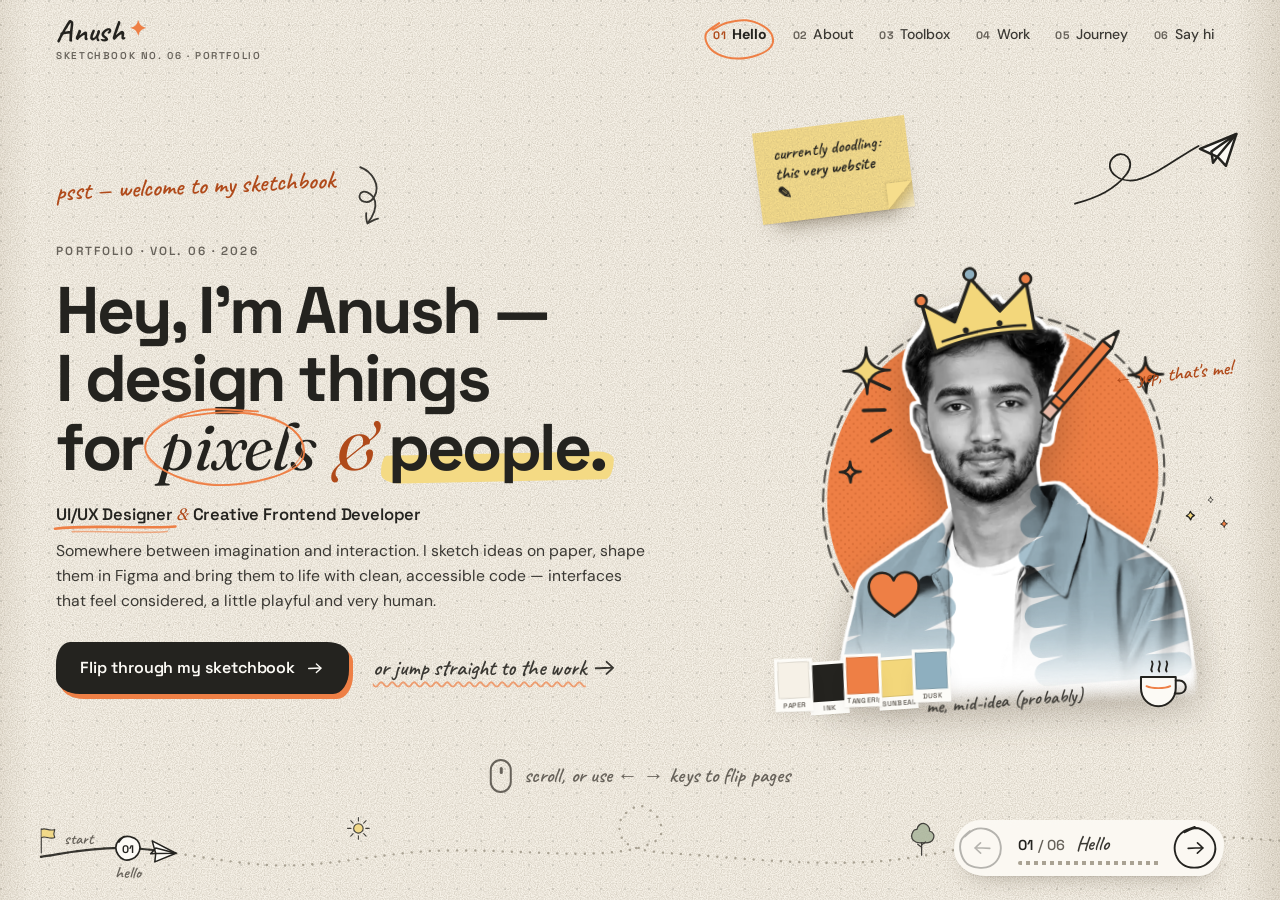
<file: index.html>
<!doctype html>
<html lang="en">
<head>
  <meta charset="utf-8">
  <meta name="viewport" content="width=device-width, initial-scale=1, viewport-fit=cover">
  <title>Anush — UI/UX Designer &amp; Creative Frontend Developer · Portfolio</title>
  <meta name="description" content="The hand-drawn sketchbook portfolio of Anush, a UI/UX designer and creative frontend developer. Flip through selected projects, skills, journey and say hello.">
  <meta name="author" content="Anush">
  <meta name="theme-color" content="#F6F1E7">
  <meta name="color-scheme" content="light">
  <!-- Live URL (GitHub Pages). Update if you move to a custom domain — see README → SEO -->
  <link rel="canonical" href="https://anumanuel.github.io/portfolio-design/">

  <!-- Open Graph / social preview -->
  <meta property="og:type" content="website">
  <meta property="og:site_name" content="Anush · Sketchbook Portfolio">
  <meta property="og:title" content="Anush — I design things for pixels &amp; people">
  <meta property="og:description" content="A hand-drawn, horizontally scrolling portfolio: projects, skills, journey and a postcard to say hi.">
  <meta property="og:url" content="https://anumanuel.github.io/portfolio-design/">
  <meta property="og:image" content="https://anumanuel.github.io/portfolio-design/assets/images/og-image.jpg">
  <meta property="og:image:width" content="1200">
  <meta property="og:image:height" content="630">
  <meta property="og:image:alt" content="Hand-drawn sketchbook portfolio of Anush">
  <meta name="twitter:card" content="summary_large_image">
  <meta name="twitter:title" content="Anush — I design things for pixels &amp; people">
  <meta name="twitter:description" content="A hand-drawn, horizontally scrolling portfolio of a UI/UX designer &amp; creative developer.">
  <meta name="twitter:image" content="https://anumanuel.github.io/portfolio-design/assets/images/og-image.jpg">

  <link rel="icon" href="assets/icons/favicon.svg" type="image/svg+xml">
  <link rel="icon" href="assets/icons/favicon-32.png" sizes="32x32" type="image/png">
  <link rel="apple-touch-icon" href="assets/icons/apple-touch-icon.png">

  <link rel="preconnect" href="https://fonts.googleapis.com">
  <link rel="preconnect" href="https://fonts.gstatic.com" crossorigin>
  <link rel="stylesheet" href="https://fonts.googleapis.com/css2?family=Caveat:wght@500;600;700&family=DM+Sans:ital,opsz,wght@0,9..40,400;0,9..40,500;0,9..40,700;1,9..40,400&family=Fraunces:ital,opsz,wght@1,9..144,400;1,9..144,600&family=Space+Grotesk:wght@500;600;700&display=swap">

  <link rel="stylesheet" href="css/style.css">
  <link rel="stylesheet" href="css/animations.css">
  <link rel="stylesheet" href="css/responsive.css">

  <script>document.documentElement.classList.add('js');</script>

  <script type="application/ld+json">
  {
    "@context": "https://schema.org",
    "@type": "Person",
    "name": "Anush",
    "jobTitle": "UI/UX Designer & Creative Frontend Developer",
    "url": "https://anumanuel.github.io/portfolio-design/",
    "alumniOf": { "@type": "CollegeOrUniversity", "name": "Amity University, Kochi" },
    "knowsAbout": ["UI design", "UX design", "Figma", "HTML", "CSS", "JavaScript", "GSAP", "Responsive web design"]
  }
  </script>
</head>
<body>

<!-- ============================================================
     SVG SPRITE — hand-drawn icons & doodles (referenced via <use>)
     ============================================================ -->
<svg class="sprite" xmlns="http://www.w3.org/2000/svg" aria-hidden="true" focusable="false">
  <defs>
    <pattern id="pat-stripes" width="12" height="12" patternUnits="userSpaceOnUse"><rect width="12" height="12" fill="#FCFAF5"/><rect width="12" height="5.5" fill="#8EAFBF"/></pattern>
    <pattern id="pat-hatch" width="6" height="6" patternUnits="userSpaceOnUse" patternTransform="rotate(45)"><line x1="0" y1="0" x2="0" y2="6" stroke="#24231F" stroke-width="1.1" opacity=".5"/></pattern>
    <pattern id="pat-dots" width="18" height="18" patternUnits="userSpaceOnUse"><circle cx="4.5" cy="4.5" r="2.6" fill="#B04A1A" opacity=".32"/><circle cx="13.5" cy="13.5" r="2.6" fill="#B04A1A" opacity=".32"/></pattern>
  </defs>

  <!-- UI icons -->
  <symbol id="i-arrow-r" viewBox="0 0 24 24"><path d="M3.5 12.4c4.6-.5 9.6-.2 15.8-.6"/><path d="M13.6 6.4c2.2 1.9 4.2 3.7 5.9 5.6-1.8 1.8-3.8 3.7-6 5.6"/></symbol>
  <symbol id="i-arrow-l" viewBox="0 0 24 24"><path d="M20.5 12.4c-4.6-.5-9.6-.2-15.8-.6"/><path d="M10.4 6.4c-2.2 1.9-4.2 3.7-5.9 5.6 1.8 1.8 3.8 3.7 6 5.6"/></symbol>
  <symbol id="i-arrow-curl" viewBox="0 0 60 60"><path d="M6 8c14-4 30 2 32 16 2 12-12 16-14 8-2-7 10-10 18-4 6 5 8 14 8 24"/><path d="M42 44c2 3 4 6 8 8 2-4 3-8 6-11"/></symbol>
  <symbol id="i-close" viewBox="0 0 24 24"><path d="M5.5 5.8c4.4 4 8.6 8.2 13 12.6"/><path d="M18.6 5.4c-4.3 4.6-8.4 8.8-13 13.1"/></symbol>
  <symbol id="i-menu" viewBox="0 0 24 24"><path d="M3.8 7.2c5.6-.5 10.9-.4 16.4 0"/><path d="M3.6 12.2c5.8-.3 11-.2 16.8.2"/><path d="M3.8 17.2c4.4-.4 8.6-.3 12.8.1"/></symbol>
  <symbol id="i-mail" viewBox="0 0 24 24"><path d="M3.4 6.6c5.8-.4 11.4-.3 17.2 0 .3 3.8.4 7.4.1 11.1-5.7.4-11.4.3-17.1 0-.4-3.7-.4-7.4-.2-11.1z"/><path d="M3.8 7.2c2.7 2.3 5.4 4.4 8.2 6.3 2.9-2 5.7-4.1 8.3-6.4"/></symbol>
  <symbol id="i-linkedin" viewBox="0 0 24 24"><path d="M3.6 3.8c5.6-.3 11.1-.3 16.7 0 .3 5.5.3 11 0 16.5-5.6.3-11.1.3-16.7 0-.3-5.5-.3-11 0-16.5z"/><path d="M8 10.5v6.2"/><path d="M8 7.4v.1"/><path d="M11.6 16.7v-6.1M11.6 13c0-1.6 1.1-2.6 2.4-2.6 1.4 0 2.2.9 2.2 2.6v3.7"/></symbol>
  <symbol id="i-github" viewBox="0 0 24 24"><circle cx="6.5" cy="5.5" r="2.2"/><circle cx="6.5" cy="18.5" r="2.2"/><circle cx="17.5" cy="7.5" r="2.2"/><path d="M6.5 7.8v8.4"/><path d="M17.4 9.8c.2 4.2-3.3 5.4-10.6 6.6"/></symbol>
  <symbol id="i-dribbble" viewBox="0 0 24 24"><circle cx="12" cy="12" r="8.6"/><path d="M5.2 7.4c4.6 1.8 9.6 1.4 13.4-1.6"/><path d="M8.6 4.2c3.6 4.4 6.2 10 7.2 15.6"/><path d="M3.6 13.6c4.6-2 10-2.4 16.4-.4"/></symbol>
  <symbol id="i-instagram" viewBox="0 0 24 24"><path d="M8.4 3.6c2.4-.2 4.8-.2 7.2 0 2.8.2 4.6 2 4.8 4.8.2 2.4.2 4.8 0 7.2-.2 2.8-2 4.6-4.8 4.8-2.4.2-4.8.2-7.2 0-2.8-.2-4.6-2-4.8-4.8-.2-2.4-.2-4.8 0-7.2.2-2.8 2-4.6 4.8-4.8z"/><circle cx="12" cy="12" r="3.9"/><path d="M17.1 6.9v.1"/></symbol>
  <symbol id="i-copy" viewBox="0 0 24 24"><path d="M8.4 8.2c3.9-.3 7.8-.3 11.7 0 .3 3.9.3 7.8 0 11.7-3.9.3-7.8.3-11.7 0-.3-3.9-.3-7.8 0-11.7z"/><path d="M15.6 5.4c0-.6-.1-1.2-.2-1.8-3.8-.3-7.6-.3-11.5 0-.3 3.8-.3 7.6 0 11.5.6.1 1.2.2 1.8.2"/></symbol>
  <symbol id="i-check" viewBox="0 0 24 24"><path d="M4.4 12.8c1.8 1.6 3.4 3.4 4.8 5.4 3.2-5.2 6.6-9.4 10.6-13"/></symbol>
  <symbol id="i-send" viewBox="0 0 24 24"><path d="M3.2 11.2c6-2.6 11.8-5 17.6-7.4-1.8 5.6-3.8 11.2-6.2 16.6-1.4-2.6-2.6-5-3.8-7.4z"/><path d="M10.8 13c3-3 6.2-6 9.8-9"/></symbol>
  <symbol id="i-star" viewBox="0 0 24 24"><path d="M12 3.2l2.5 5.6 6 .6-4.6 4 1.4 6-5.3-3.2-5.3 3.2 1.4-6-4.6-4 6-.6z" style="fill:var(--ico-fill,none)"/></symbol>
  <symbol id="i-external" viewBox="0 0 24 24"><path d="M13.6 4.4c2-.1 4-.1 6 0 .1 2 .1 4 0 6"/><path d="M19.4 4.6c-3.6 3.4-6.6 6.6-9.6 9.8"/><path d="M17.6 13.6c.1 2 .1 4 0 6-4.4.2-8.8.2-13.2 0-.2-4.4-.2-8.8 0-13.2 2-.1 4-.1 6 0"/></symbol>


  <!-- Interest icons -->
  <symbol id="n-camera" viewBox="0 0 24 24"><path d="M3.6 8.2c0-1 .8-1.8 1.8-1.8h2.4l1.6-2.4h5.2l1.6 2.4h2.4c1 0 1.8.8 1.8 1.8v9.6c0 1-.8 1.8-1.8 1.8H5.4c-1 0-1.8-.8-1.8-1.8z"/><circle cx="12" cy="13" r="3.6"/></symbol>
  <symbol id="n-music" viewBox="0 0 24 24"><path d="M4.4 15.6v-3.4a7.6 7.6 0 0 1 15.2 0v3.4"/><rect x="3.4" y="14.2" width="4" height="6" rx="1.6"/><rect x="16.6" y="14.2" width="4" height="6" rx="1.6"/></symbol>
  <symbol id="n-plant" viewBox="0 0 24 24"><path d="M7 14.6h10l-1.4 6H8.4z"/><path d="M12 14.4c0-3.4 0-6.4.4-9"/><path d="M12.2 9.4c1.2-2.8 3.8-4 6.6-3.6-.4 3-2.8 4.6-6.6 3.6zM11.8 11.6c-1-2.4-3.4-3.6-6-3 .4 2.6 2.6 4 6 3z"/></symbol>
  <symbol id="n-compass" viewBox="0 0 24 24"><circle cx="12" cy="12" r="8.6"/><path d="M15.6 8.4l-2.2 5-5 2.2 2.2-5z"/></symbol>
  <symbol id="n-book" viewBox="0 0 24 24"><path d="M12 6.4c-2.4-1.6-5.4-2-8.4-1.4v13.4c3-.6 6-.2 8.4 1.4 2.4-1.6 5.4-2 8.4-1.4V5c-3-.6-6-.2-8.4 1.4zM12 6.4v13.4"/></symbol>
  <symbol id="n-cup" viewBox="0 0 24 24"><path d="M4.6 9.4h12.2v4.4c0 3.4-2.6 6.2-6.1 6.2s-6.1-2.8-6.1-6.2z"/><path d="M16.8 11h1.4c1.4 0 2.4 1 2.4 2.2s-1 2.4-2.4 2.4h-1.8"/><path d="M8.2 6.6c-.6-1 .6-1.8 0-3M12 6.6c-.6-1 .6-1.8 0-3"/></symbol>

  <!-- Doodles -->
  <symbol id="d-plane" viewBox="0 0 32 32"><path d="M2.5 15.2L29 4.4 21.4 27.6l-6.2-6.6z" style="fill:var(--plane-fill,#FCFAF5)"/><path d="M15.2 21L29 4.4 10.8 17.2l1.2 8.2 3.2-4.4"/></symbol>
  <symbol id="d-star" viewBox="0 0 24 24"><path d="M12 2.8c.9 3.6 2.4 5.8 6.6 6.8-3.6 1.4-5.4 3.4-6.2 7.6-1.2-3.8-3-5.8-7-6.8 3.8-1.6 5.6-3.8 6.6-7.6z" style="fill:var(--ico-fill,none)"/></symbol>
  <symbol id="d-flag" viewBox="0 0 32 40"><path d="M6 38V4"/><path d="M6.4 5c5.6-3 10 3 18.4 0-1.8 4.2-1.6 7.6 0 11.4-8 3-12.6-3-18.4 0" style="fill:var(--flag-fill,#F3D77B)"/></symbol>
  <symbol id="d-tree" viewBox="0 0 40 48"><path d="M20 46V30"/><path d="M20 30c-9 1-15-5-12-12 1-3 4-5 6-5 1-6 6-9 11-7 4 2 6 6 5 9 5 1 7 6 5 10-2 5-8 6-15 5z" style="fill:var(--tree-fill,#A8B49A)"/><path d="M20 36l-5-4M20 33l5-4"/></symbol>
  <symbol id="d-mountain" viewBox="0 0 64 40"><path d="M2 38l18-26 8 10 10-18 24 34z" style="fill:var(--mtn-fill,#EEE6D6)"/><path d="M34 10l4-6 4 6-4 2z" style="fill:#FCFAF5"/></symbol>
  <symbol id="d-house" viewBox="0 0 40 40"><path d="M6 18L20 6l14 12"/><path d="M9 16v20h22V16" style="fill:var(--house-fill,#FCFAF5)"/><path d="M17 36v-9h6v9"/><path d="M26 10V5h4v8"/></symbol>
  <symbol id="d-bird" viewBox="0 0 32 16"><path d="M2 10c4-6 8-6 12 0 4-6 9-7 16-3"/></symbol>
  <symbol id="d-cloud" viewBox="0 0 64 32"><path d="M10 28c-6 0-8-8-2-10 0-6 8-9 12-5 2-7 14-9 17-1 6-3 12 1 11 7 6 0 8 9 0 9z" style="fill:var(--cloud-fill,#FCFAF5)"/></symbol>
  <symbol id="d-mailbox" viewBox="0 0 48 56"><path d="M22 54V30"/><path d="M8 30V18c0-6 4-10 10-10h16c5 0 8 4 8 10v12z" style="fill:var(--mail-fill,#8EAFBF)"/><path d="M18 8c-5 0-9 4-9 10v12"/><path d="M30 12v-8h8v5h-8" style="fill:#EE7F45"/></symbol>
  <symbol id="d-tent" viewBox="0 0 48 40"><path d="M4 36L24 6l20 30z" style="fill:var(--tent-fill,#F3D77B)"/><path d="M24 6v30M18 36l6-10 6 10"/></symbol>
  <symbol id="d-sun" viewBox="0 0 40 40"><circle cx="20" cy="20" r="7" style="fill:var(--sun-fill,#F3D77B)"/><path d="M20 4v5M20 31v5M4 20h5M31 20h5M8.6 8.6l3.6 3.6M27.8 27.8l3.6 3.6M8.6 31.4l3.6-3.6M27.8 12.2l3.6-3.6"/></symbol>
  <symbol id="d-heart" viewBox="0 0 24 24"><path d="M12 20c-4-3-8-6-8-10 0-3 2-5 4.4-5C10 5 11.2 6 12 7.4 12.8 6 14 5 15.6 5 18 5 20 7 20 10c0 4-4 7-8 10z" style="fill:var(--ico-fill,none)"/></symbol>
  <symbol id="d-swirl" viewBox="0 0 40 40"><path d="M20 20c2-1 2-4 0-5-3-1-6 1-6 5 0 5 5 8 10 7 6-1 9-7 7-13-2-7-10-10-17-7"/></symbol>
  <symbol id="d-pin" viewBox="0 0 24 32"><path d="M12 30c-4-7-9-12-9-18a9 9 0 0 1 18 0c0 6-5 11-9 18z" style="fill:var(--pin-fill,#EE7F45)"/><circle cx="12" cy="12" r="3.4" style="fill:#FCFAF5"/></symbol>
  <symbol id="d-pushpin" viewBox="0 0 32 32"><circle cx="16" cy="11" r="8" style="fill:var(--pin-fill,#EE7F45)"/><path d="M12 8.4c1-1.6 2.6-2.2 4-2.2"/><path d="M16 19v11"/></symbol>
  <symbol id="d-clip" viewBox="0 0 24 56"><path d="M8 40V12c0-4 2-7 5-7s5 3 5 7v32c0 5-3 9-7 9s-7-4-7-9V16"/></symbol>
  <symbol id="d-mortar" viewBox="0 0 40 32"><path d="M2 12L20 4l18 8-18 8z" style="fill:var(--ico-fill,#FCFAF5)"/><path d="M10 16v7c4 4 16 4 20 0v-7M36 13v10"/></symbol>
  <symbol id="d-bulb" viewBox="0 0 32 40"><path d="M11 28c0-5-6-7-6-14a11 11 0 0 1 22 0c0 7-6 9-6 14z" style="fill:var(--ico-fill,#FCFAF5)"/><path d="M11 32h10M12.5 36h7M16 28v-8l-3-3M16 20l3-3"/></symbol>
  <symbol id="d-brief" viewBox="0 0 40 34"><path d="M3 10h34v21H3z" style="fill:var(--ico-fill,#FCFAF5)"/><path d="M14 10V5h12v5M3 18c10 4 24 4 34 0M18 19v3h4v-3"/></symbol>
  <symbol id="d-ribbon" viewBox="0 0 36 46"><circle cx="18" cy="16" r="12" style="fill:var(--ico-fill,#F3D77B)"/><circle cx="18" cy="16" r="7"/><path d="M10 25l-4 18 7-4 4 6 3-17M26 25l4 18-7-4-4 6"/></symbol>
  <symbol id="d-rocket" viewBox="0 0 36 44"><path d="M18 3c7 6 9 15 6 27H12C9 18 11 9 18 3z" style="fill:var(--ico-fill,#FCFAF5)"/><circle cx="18" cy="15" r="3.4"/><path d="M12 24l-6 6 1 6 6-6M24 24l6 6-1 6-6-6M15 34c0 3 1 5 3 7 2-2 3-4 3-7"/></symbol>
  <symbol id="d-snail" viewBox="0 0 56 36"><path d="M4 32c8 1 30 1 46 0 3-1 4-5 1-6-3 0-4 2-6 2" /><path d="M14 31c-6-3-7-12-2-17 6-6 17-5 21 2 4 6 0 14-7 14-5 0-8-4-7-8 1-4 6-5 8-2" style="fill:var(--ico-fill,#F3D77B)"/><path d="M46 26c0-4-1-8 1-12M50 26c1-4 2-7 5-10"/><circle cx="47" cy="13" r="1.4"/><circle cx="55" cy="15" r="1.4"/></symbol>
  <!-- Software stickers (hand-drawn, die-cut look) -->
  <symbol id="s-figma" viewBox="0 0 32 32"><rect x=".6" y=".6" width="30.8" height="30.8" rx="9" fill="#fff"/><path d="M6.2 3.4c6.6-.5 13.2-.4 19.8.1 1.6.1 2.5 1 2.6 2.6.4 6.6.4 13.2-.1 19.8-.1 1.6-1 2.5-2.6 2.6-6.6.4-13.2.4-19.8-.1-1.6-.1-2.5-1-2.6-2.6-.4-6.6-.3-13.2.1-19.8.1-1.5 1-2.4 2.6-2.6z" fill="#2B2A28" stroke="#24231F" stroke-width="1.2"/><path d="M16 8.2h-2.6a2.6 2.6 0 0 0 0 5.2H16z" fill="#F24E1E"/><path d="M16 8.2h2.6a2.6 2.6 0 0 1 0 5.2H16z" fill="#FF7262"/><path d="M16 13.4h-2.6a2.6 2.6 0 0 0 0 5.2H16z" fill="#A259FF"/><circle cx="18.6" cy="16" r="2.6" fill="#1ABCFE"/><path d="M16 18.6v2.6a2.6 2.6 0 1 1-2.6-2.6z" fill="#0ACF83"/></symbol>
  <symbol id="s-ps" viewBox="0 0 32 32"><rect x=".6" y=".6" width="30.8" height="30.8" rx="9" fill="#fff"/><path d="M6.2 3.4c6.6-.5 13.2-.4 19.8.1 1.6.1 2.5 1 2.6 2.6.4 6.6.4 13.2-.1 19.8-.1 1.6-1 2.5-2.6 2.6-6.6.4-13.2.4-19.8-.1-1.6-.1-2.5-1-2.6-2.6-.4-6.6-.3-13.2.1-19.8.1-1.5 1-2.4 2.6-2.6z" fill="#001E36" stroke="#24231F" stroke-width="1.2"/><text x="16" y="20.6" text-anchor="middle" font-family="Space Grotesk, Segoe UI, sans-serif" font-weight="700" font-size="12.5" fill="#31A8FF">Ps</text></symbol>
  <symbol id="s-ai" viewBox="0 0 32 32"><rect x=".6" y=".6" width="30.8" height="30.8" rx="9" fill="#fff"/><path d="M6.2 3.4c6.6-.5 13.2-.4 19.8.1 1.6.1 2.5 1 2.6 2.6.4 6.6.4 13.2-.1 19.8-.1 1.6-1 2.5-2.6 2.6-6.6.4-13.2.4-19.8-.1-1.6-.1-2.5-1-2.6-2.6-.4-6.6-.3-13.2.1-19.8.1-1.5 1-2.4 2.6-2.6z" fill="#330000" stroke="#24231F" stroke-width="1.2"/><text x="16" y="20.6" text-anchor="middle" font-family="Space Grotesk, Segoe UI, sans-serif" font-weight="700" font-size="12.5" fill="#FF9A00">Ai</text></symbol>
  <symbol id="s-uiux" viewBox="0 0 32 32"><rect x=".6" y=".6" width="30.8" height="30.8" rx="9" fill="#fff"/><path d="M6.2 3.4c6.6-.5 13.2-.4 19.8.1 1.6.1 2.5 1 2.6 2.6.4 6.6.4 13.2-.1 19.8-.1 1.6-1 2.5-2.6 2.6-6.6.4-13.2.4-19.8-.1-1.6-.1-2.5-1-2.6-2.6-.4-6.6-.3-13.2.1-19.8.1-1.5 1-2.4 2.6-2.6z" fill="#F7B6C8" stroke="#24231F" stroke-width="1.2"/><circle cx="13.6" cy="14" r="5.6" fill="#FCFAF5" stroke="#24231F" stroke-width="1.3"/><path d="M11.6 12.6v.6M15.6 12.6v.6" stroke="#24231F" stroke-width="1.5" stroke-linecap="round"/><path d="M11 15.4c1.4 1.6 3.8 1.6 5.2 0" fill="none" stroke="#24231F" stroke-width="1.3" stroke-linecap="round"/><path d="M18.4 17.4l6.4 2.6-2.8 1-1.2 2.8z" fill="#24231F" stroke="#24231F" stroke-width="1" stroke-linejoin="round"/></symbol>
  <symbol id="s-wire" viewBox="0 0 32 32"><rect x=".6" y=".6" width="30.8" height="30.8" rx="9" fill="#fff"/><path d="M6.2 3.4c6.6-.5 13.2-.4 19.8.1 1.6.1 2.5 1 2.6 2.6.4 6.6.4 13.2-.1 19.8-.1 1.6-1 2.5-2.6 2.6-6.6.4-13.2.4-19.8-.1-1.6-.1-2.5-1-2.6-2.6-.4-6.6-.3-13.2.1-19.8.1-1.5 1-2.4 2.6-2.6z" fill="#DCE8EE" stroke="#24231F" stroke-width="1.2"/><path d="M8.2 8.4c5.2-.2 10.4-.2 15.6 0 .2 5.1.2 10.2 0 15.2-5.2.2-10.4.2-15.6 0-.2-5-.2-10.1 0-15.2z" fill="#fff" stroke="#4F7486" stroke-width="1.3"/><path d="M8.4 12.2h15.2M11 15.6h5.4M11 18.6h9.6M11 21.2h4" fill="none" stroke="#4F7486" stroke-width="1.3" stroke-linecap="round"/><path d="M19.4 14.8l2.4 2.2M21.8 14.8l-2.4 2.2" stroke="#EE7F45" stroke-width="1.2" stroke-linecap="round"/></symbol>
  <symbol id="s-proto" viewBox="0 0 32 32"><rect x=".6" y=".6" width="30.8" height="30.8" rx="9" fill="#fff"/><path d="M6.2 3.4c6.6-.5 13.2-.4 19.8.1 1.6.1 2.5 1 2.6 2.6.4 6.6.4 13.2-.1 19.8-.1 1.6-1 2.5-2.6 2.6-6.6.4-13.2.4-19.8-.1-1.6-.1-2.5-1-2.6-2.6-.4-6.6-.3-13.2.1-19.8.1-1.5 1-2.4 2.6-2.6z" fill="#C9B8FF" stroke="#24231F" stroke-width="1.2"/><rect x="6.8" y="8.6" width="7.4" height="12.6" rx="1.6" fill="#fff" stroke="#24231F" stroke-width="1.2"/><rect x="17.8" y="10.8" width="7.4" height="12.6" rx="1.6" fill="#fff" stroke="#24231F" stroke-width="1.2"/><path d="M11.6 12.6c2.8-2.4 6-2.2 8.6.6M18.6 11.6l1.6 1.8-2.2.6" fill="none" stroke="#24231F" stroke-width="1.2" stroke-linecap="round" stroke-linejoin="round"/></symbol>
  <symbol id="s-ds" viewBox="0 0 32 32"><rect x=".6" y=".6" width="30.8" height="30.8" rx="9" fill="#fff"/><path d="M6.2 3.4c6.6-.5 13.2-.4 19.8.1 1.6.1 2.5 1 2.6 2.6.4 6.6.4 13.2-.1 19.8-.1 1.6-1 2.5-2.6 2.6-6.6.4-13.2.4-19.8-.1-1.6-.1-2.5-1-2.6-2.6-.4-6.6-.3-13.2.1-19.8.1-1.5 1-2.4 2.6-2.6z" fill="#F3D77B" stroke="#24231F" stroke-width="1.2"/><rect x="7.4" y="7.6" width="9" height="7" rx="1.6" fill="#EE7F45" stroke="#24231F" stroke-width="1.2"/><circle cx="21.4" cy="11.1" r="3.6" fill="#8EAFBF" stroke="#24231F" stroke-width="1.2"/><rect x="7.4" y="18" width="17.4" height="6" rx="3" fill="#fff" stroke="#24231F" stroke-width="1.2"/><path d="M10.4 21h7" stroke="#24231F" stroke-width="1.2" stroke-linecap="round"/></symbol>
  <symbol id="s-html" viewBox="0 0 32 32"><rect x=".6" y=".6" width="30.8" height="30.8" rx="9" fill="#fff"/><path d="M6.2 3.4c6.6-.5 13.2-.4 19.8.1 1.6.1 2.5 1 2.6 2.6.4 6.6.4 13.2-.1 19.8-.1 1.6-1 2.5-2.6 2.6-6.6.4-13.2.4-19.8-.1-1.6-.1-2.5-1-2.6-2.6-.4-6.6-.3-13.2.1-19.8.1-1.5 1-2.4 2.6-2.6z" fill="#E44D26" stroke="#24231F" stroke-width="1.2"/><path d="M12.2 11.4L8 16l4.2 4.6M19.8 11.4L24 16l-4.2 4.6M17.4 9.8l-2.8 12.4" fill="none" stroke="#fff" stroke-width="2.1" stroke-linecap="round" stroke-linejoin="round"/></symbol>
  <symbol id="s-css" viewBox="0 0 32 32"><rect x=".6" y=".6" width="30.8" height="30.8" rx="9" fill="#fff"/><path d="M6.2 3.4c6.6-.5 13.2-.4 19.8.1 1.6.1 2.5 1 2.6 2.6.4 6.6.4 13.2-.1 19.8-.1 1.6-1 2.5-2.6 2.6-6.6.4-13.2.4-19.8-.1-1.6-.1-2.5-1-2.6-2.6-.4-6.6-.3-13.2.1-19.8.1-1.5 1-2.4 2.6-2.6z" fill="#2965F1" stroke="#24231F" stroke-width="1.2"/><path d="M13 9.4c-2 0-2.2 1.4-2.2 2.9s-.3 3.1-2 3.7c1.7.6 2 2.2 2 3.7s.2 2.9 2.2 2.9M19 9.4c2 0 2.2 1.4 2.2 2.9s.3 3.1 2 3.7c-1.7.6-2 2.2-2 3.7s-.2 2.9-2.2 2.9" fill="none" stroke="#fff" stroke-width="2" stroke-linecap="round"/></symbol>
  <symbol id="s-scss" viewBox="0 0 32 32"><rect x=".6" y=".6" width="30.8" height="30.8" rx="9" fill="#fff"/><path d="M6.2 3.4c6.6-.5 13.2-.4 19.8.1 1.6.1 2.5 1 2.6 2.6.4 6.6.4 13.2-.1 19.8-.1 1.6-1 2.5-2.6 2.6-6.6.4-13.2.4-19.8-.1-1.6-.1-2.5-1-2.6-2.6-.4-6.6-.3-13.2.1-19.8.1-1.5 1-2.4 2.6-2.6z" fill="#CD6799" stroke="#24231F" stroke-width="1.2"/><path d="M20.4 10.4c-1.9-1.4-6.6-1.3-7 1.3-.5 3 7 2.8 6.6 6.2-.3 2.8-4.9 3.8-7.6 1.7" fill="none" stroke="#fff" stroke-width="2.3" stroke-linecap="round"/></symbol>
  <symbol id="s-js" viewBox="0 0 32 32"><rect x=".6" y=".6" width="30.8" height="30.8" rx="9" fill="#fff"/><path d="M6.2 3.4c6.6-.5 13.2-.4 19.8.1 1.6.1 2.5 1 2.6 2.6.4 6.6.4 13.2-.1 19.8-.1 1.6-1 2.5-2.6 2.6-6.6.4-13.2.4-19.8-.1-1.6-.1-2.5-1-2.6-2.6-.4-6.6-.3-13.2.1-19.8.1-1.5 1-2.4 2.6-2.6z" fill="#F7DF1E" stroke="#24231F" stroke-width="1.2"/><text x="25" y="25.4" text-anchor="end" font-family="Space Grotesk, Segoe UI, sans-serif" font-weight="700" font-size="11.5" fill="#24231F">JS</text></symbol>
  <symbol id="s-jquery" viewBox="0 0 32 32"><rect x=".6" y=".6" width="30.8" height="30.8" rx="9" fill="#fff"/><path d="M6.2 3.4c6.6-.5 13.2-.4 19.8.1 1.6.1 2.5 1 2.6 2.6.4 6.6.4 13.2-.1 19.8-.1 1.6-1 2.5-2.6 2.6-6.6.4-13.2.4-19.8-.1-1.6-.1-2.5-1-2.6-2.6-.4-6.6-.3-13.2.1-19.8.1-1.5 1-2.4 2.6-2.6z" fill="#0769AD" stroke="#24231F" stroke-width="1.2"/><path d="M8.4 12.6c1 4.6 5.6 7.6 10.6 6.2M10.4 10.4c.8 3.4 4 5.4 7.6 4.6M13 8.4c.4 2 2.2 3.2 4.4 2.8" fill="none" stroke="#fff" stroke-width="1.7" stroke-linecap="round"/><text x="24.6" y="25.4" text-anchor="end" font-family="Space Grotesk, Segoe UI, sans-serif" font-weight="700" font-size="7.5" fill="#fff">jQ</text></symbol>
  <symbol id="s-bootstrap" viewBox="0 0 32 32"><rect x=".6" y=".6" width="30.8" height="30.8" rx="9" fill="#fff"/><path d="M6.2 3.4c6.6-.5 13.2-.4 19.8.1 1.6.1 2.5 1 2.6 2.6.4 6.6.4 13.2-.1 19.8-.1 1.6-1 2.5-2.6 2.6-6.6.4-13.2.4-19.8-.1-1.6-.1-2.5-1-2.6-2.6-.4-6.6-.3-13.2.1-19.8.1-1.5 1-2.4 2.6-2.6z" fill="#7952B3" stroke="#24231F" stroke-width="1.2"/><text x="16" y="21.6" text-anchor="middle" font-family="Space Grotesk, Segoe UI, sans-serif" font-weight="700" font-size="15" fill="#fff">B</text></symbol>
  <symbol id="s-tailwind" viewBox="0 0 32 32"><rect x=".6" y=".6" width="30.8" height="30.8" rx="9" fill="#fff"/><path d="M6.2 3.4c6.6-.5 13.2-.4 19.8.1 1.6.1 2.5 1 2.6 2.6.4 6.6.4 13.2-.1 19.8-.1 1.6-1 2.5-2.6 2.6-6.6.4-13.2.4-19.8-.1-1.6-.1-2.5-1-2.6-2.6-.4-6.6-.3-13.2.1-19.8.1-1.5 1-2.4 2.6-2.6z" fill="#F0FAFF" stroke="#24231F" stroke-width="1.2"/><path d="M7.4 14c1.6-3 3.8-4 6.4-3.2 2.4.8 2.8 2.8 5.4 3.2 2.2.4 3.8-.6 5.4-2.8M7.4 20.4c1.6-3 3.8-4 6.4-3.2 2.4.8 2.8 2.8 5.4 3.2 2.2.4 3.8-.6 5.4-2.8" fill="none" stroke="#38BDF8" stroke-width="2.4" stroke-linecap="round"/></symbol>
  <symbol id="s-gsap" viewBox="0 0 32 32"><rect x=".6" y=".6" width="30.8" height="30.8" rx="9" fill="#fff"/><path d="M6.2 3.4c6.6-.5 13.2-.4 19.8.1 1.6.1 2.5 1 2.6 2.6.4 6.6.4 13.2-.1 19.8-.1 1.6-1 2.5-2.6 2.6-6.6.4-13.2.4-19.8-.1-1.6-.1-2.5-1-2.6-2.6-.4-6.6-.3-13.2.1-19.8.1-1.5 1-2.4 2.6-2.6z" fill="#0E100F" stroke="#24231F" stroke-width="1.2"/><text x="16" y="18.4" text-anchor="middle" font-family="Space Grotesk, Segoe UI, sans-serif" font-weight="700" font-size="8.4" fill="#88CE02">GSAP</text><path d="M8.6 22c3-1.6 6.4-1.6 9.6 0 2 1 3.6 1 5.2 0" fill="none" stroke="#88CE02" stroke-width="1.4" stroke-linecap="round"/></symbol>
  <symbol id="s-three" viewBox="0 0 32 32"><rect x=".6" y=".6" width="30.8" height="30.8" rx="9" fill="#fff"/><path d="M6.2 3.4c6.6-.5 13.2-.4 19.8.1 1.6.1 2.5 1 2.6 2.6.4 6.6.4 13.2-.1 19.8-.1 1.6-1 2.5-2.6 2.6-6.6.4-13.2.4-19.8-.1-1.6-.1-2.5-1-2.6-2.6-.4-6.6-.3-13.2.1-19.8.1-1.5 1-2.4 2.6-2.6z" fill="#FCFAF5" stroke="#24231F" stroke-width="1.2"/><path d="M8.6 23.6L12.4 7.8 24 19.6z M10.5 15.7l7.7-2 -2 7.9z" fill="none" stroke="#24231F" stroke-width="1.3" stroke-linejoin="round"/></symbol>
  <symbol id="s-scroll" viewBox="0 0 32 32"><rect x=".6" y=".6" width="30.8" height="30.8" rx="9" fill="#fff"/><path d="M6.2 3.4c6.6-.5 13.2-.4 19.8.1 1.6.1 2.5 1 2.6 2.6.4 6.6.4 13.2-.1 19.8-.1 1.6-1 2.5-2.6 2.6-6.6.4-13.2.4-19.8-.1-1.6-.1-2.5-1-2.6-2.6-.4-6.6-.3-13.2.1-19.8.1-1.5 1-2.4 2.6-2.6z" fill="#B7E59A" stroke="#24231F" stroke-width="1.2"/><rect x="12" y="6.8" width="8" height="13" rx="4" fill="#fff" stroke="#24231F" stroke-width="1.3"/><path d="M16 9.6v2.6M12.4 22.6l3.6 2.4 3.6-2.4" fill="none" stroke="#24231F" stroke-width="1.4" stroke-linecap="round" stroke-linejoin="round"/></symbol>
  <symbol id="s-anim" viewBox="0 0 32 32"><rect x=".6" y=".6" width="30.8" height="30.8" rx="9" fill="#fff"/><path d="M6.2 3.4c6.6-.5 13.2-.4 19.8.1 1.6.1 2.5 1 2.6 2.6.4 6.6.4 13.2-.1 19.8-.1 1.6-1 2.5-2.6 2.6-6.6.4-13.2.4-19.8-.1-1.6-.1-2.5-1-2.6-2.6-.4-6.6-.3-13.2.1-19.8.1-1.5 1-2.4 2.6-2.6z" fill="#EE7F45" stroke="#24231F" stroke-width="1.2"/><path d="M14 7.6c.7 3.8 2.3 5.7 6.2 7.4-3.9 1.6-5.5 3.4-6.2 7.4-.7-4-2.3-5.8-6.2-7.4 3.9-1.7 5.5-3.6 6.2-7.4z" fill="#fff" stroke="#24231F" stroke-width="1.2" stroke-linejoin="round"/><path d="M22.6 18.8c.3 1.6 1 2.4 2.6 3.1-1.6.7-2.3 1.4-2.6 3.1-.3-1.7-1-2.4-2.6-3.1 1.6-.7 2.3-1.5 2.6-3.1z" fill="#F3D77B" stroke="#24231F" stroke-width="1"/></symbol>
  <symbol id="s-responsive" viewBox="0 0 32 32"><rect x=".6" y=".6" width="30.8" height="30.8" rx="9" fill="#fff"/><path d="M6.2 3.4c6.6-.5 13.2-.4 19.8.1 1.6.1 2.5 1 2.6 2.6.4 6.6.4 13.2-.1 19.8-.1 1.6-1 2.5-2.6 2.6-6.6.4-13.2.4-19.8-.1-1.6-.1-2.5-1-2.6-2.6-.4-6.6-.3-13.2.1-19.8.1-1.5 1-2.4 2.6-2.6z" fill="#8EAFBF" stroke="#24231F" stroke-width="1.2"/><rect x="6.4" y="8.6" width="13.4" height="9.4" rx="1.2" fill="#fff" stroke="#24231F" stroke-width="1.2"/><path d="M11 21.6h4.4M13.1 18v3.6" stroke="#24231F" stroke-width="1.2" stroke-linecap="round"/><rect x="20.4" y="12" width="5.4" height="10.4" rx="1.2" fill="#F3D77B" stroke="#24231F" stroke-width="1.2"/></symbol>
</svg>

<a class="skip-link" href="#intro">Skip to content</a>

<!-- Sketchbook cover — opens on load (pure CSS animation; removed by JS) -->
<div class="cover" aria-hidden="true">
  <div class="cover__board">
    <div class="cover__label">
      <span class="cover__no">Sketchbook No. 06</span>
      <span class="cover__name">Anush</span>
      <span class="cover__sub">ideas · interfaces · interactions</span>
    </div>
    <span class="cover__band"></span>
  </div>
</div>

<!-- ============================================================
     TOP BAR — brand + chapter index
     ============================================================ -->
<header class="topbar">
  <a class="brand" href="#intro" data-goto="intro" aria-label="Anush — go to the first page">
    <span class="brand__name">Anush</span>
    <span class="brand__tag">Sketchbook No. 06 · Portfolio</span>
  </a>

  <p class="topbar__status" aria-hidden="true"><span class="topbar__num">01</span><span class="topbar__title">Hello</span></p>

  <button class="toc-toggle" type="button" aria-expanded="false" aria-controls="chapters">
    <svg class="ico" aria-hidden="true"><use href="#i-menu"/></svg>
    <span>Contents</span>
  </button>

  <nav class="chapters" id="chapters" aria-label="Chapters">
    <p class="chapters__heading">Contents</p>
    <ol class="chapters__list">
      <li><a href="#intro" data-goto="intro"><span class="chapters__num">01</span><span class="chapters__label">Hello</span><span class="chapters__long">The introduction</span></a></li>
      <li><a href="#about" data-goto="about"><span class="chapters__num">02</span><span class="chapters__label">About</span><span class="chapters__long">A little about me</span></a></li>
      <li><a href="#toolbox" data-goto="toolbox"><span class="chapters__num">03</span><span class="chapters__label">Toolbox</span><span class="chapters__long">My creative toolbox</span></a></li>
      <li><a href="#projects" data-goto="projects"><span class="chapters__num">04</span><span class="chapters__label">Work</span><span class="chapters__long">Selected projects</span></a></li>
      <li><a href="#journey" data-goto="journey"><span class="chapters__num">05</span><span class="chapters__label">Journey</span><span class="chapters__long">Journey &amp; achievements</span></a></li>
      <li><a href="#contact" data-goto="contact"><span class="chapters__num">06</span><span class="chapters__label">Say hi</span><span class="chapters__long">Let's connect</span></a></li>
    </ol>
    <svg class="chapters__marker" aria-hidden="true" focusable="false"><path pathLength="1"/></svg>
    <p class="chapters__foot hand">tip: swipe or use ← → to flip pages</p>
  </nav>
</header>

<!-- ============================================================
     THE STORYBOARD — horizontally scrolling sketchbook pages
     ============================================================ -->
<main class="storyboard" id="storyboard" aria-label="Portfolio sketchbook">
  <div class="track" id="track">

    <!-- ========== 01 · THE INTRODUCTION ========== -->
    <section class="scene scene--intro" id="intro" data-chapter="01" data-title="Hello" aria-labelledby="intro-title" tabindex="-1">
      <div class="scene__inner intro">
        <div class="intro__copy">
          <p class="intro__hey hand reveal" style="--d:.1s">psst — welcome to my sketchbook <svg class="ico ico--curl" aria-hidden="true"><use href="#i-arrow-curl"/></svg></p>
          <p class="eyebrow reveal" style="--d:.2s">Portfolio · Vol. 06 · 2026</p>
          <h1 class="hero-title" id="intro-title">
            <span class="line"><span class="line__in">Hey, I'm Anush —</span></span>
            <span class="line"><span class="line__in">I design things</span></span>
            <span class="line"><span class="line__in">for <em class="accent circled" data-sketch="circle" data-sketch-pad="12" data-sketch-seed="pixels">pixels</em> <span class="amp">&amp;</span> <span class="marker">people.</span></span></span>
          </h1>
          <p class="role reveal" style="--d:.75s"><span data-sketch="underline" data-sketch-seed="role">UI/UX Designer</span> <span class="role__amp">&amp;</span> Creative Frontend Developer</p>
          <p class="lede reveal" style="--d:.85s">Somewhere between imagination and interaction. I sketch ideas on paper, shape them in Figma and bring them to life with clean, accessible code — interfaces that feel considered, a little playful and very human.</p>
          <div class="cta-row reveal" style="--d:.95s">
            <a class="btn btn--ink" href="#about" data-goto="about">
              <span>Flip through my sketchbook</span>
              <svg class="ico" aria-hidden="true"><use href="#i-arrow-r"/></svg>
            </a>
            <a class="link-hand" href="#projects" data-goto="projects">or jump straight to the work <svg class="ico" aria-hidden="true"><use href="#i-arrow-r"/></svg></a>
          </div>
        </div>

        <div class="intro__art" data-parallax>
          <figure class="portrait pop" style="--d:.45s" data-depth="0.2">
            <div class="portrait__cut">
              <svg class="portrait__blob" viewBox="0 0 1000 971" aria-hidden="true" focusable="false">
                <path class="portrait__blob-fill" d="M480 64C652 52 822 152 862 330 900 502 818 690 648 770 478 850 258 818 160 680 62 540 92 330 202 200 272 116 370 70 480 64Z"/>
                <path class="portrait__blob-dots" d="M480 64C652 52 822 152 862 330 900 502 818 690 648 770 478 850 258 818 160 680 62 540 92 330 202 200 272 116 370 70 480 64Z"/>
                <path class="portrait__blob-line" d="M496 46C668 40 846 146 878 328 912 512 826 704 650 786 470 868 246 828 146 686 52 544 84 322 196 188 268 102 384 50 496 46Z"/>
              </svg>
              <img class="portrait__photo" src="assets/images/anush-portrait-900.webp"
                   srcset="assets/images/anush-portrait-560.webp 560w, assets/images/anush-portrait-900.webp 900w"
                   sizes="(min-width: 900px) 36vw, 88vw" width="900" height="874" fetchpriority="high" decoding="async"
                   alt="Portrait photo of Anush smiling softly in a light zip jacket over a white T-shirt, decorated with hand-drawn doodles: a yellow crown, sparkles and a pencil tucked behind one ear">
              <svg class="portrait__marker draw" viewBox="0 0 1000 971" aria-hidden="true" focusable="false">
                <defs>
                  <mask id="portrait-mask" maskUnits="userSpaceOnUse" x="0" y="0" width="1000" height="971" style="mask-type:alpha">
                    <image href="assets/images/anush-portrait-560.webp" x="0" y="0" width="1000" height="971" preserveAspectRatio="none"/>
                  </mask>
                </defs>
                <g mask="url(#portrait-mask)">
                  <path class="draw__path" pathLength="1" stroke-dasharray="1" d="M150 560L345 545 140 625 355 600 135 690 360 660 130 760 365 725 135 830 360 800 150 890 350 875"/>
                  <path class="draw__path" pathLength="1" stroke-dasharray="1" d="M600 470L700 440 575 540 800 500 570 610 880 560 575 680 905 640 580 750 915 715 590 820 920 790 600 885 910 870"/>
                </g>
              </svg>
              <svg class="portrait__doodles" viewBox="0 0 1000 971" aria-hidden="true" focusable="false">
                <g class="pd pd--crown" style="--pd:1.25s">
                  <g transform="rotate(-9 470 60)">
                    <path d="M352 112L340-2 408 52 462-40 516 46 588-6 588 108C512 92 430 94 352 112Z" fill="#F3D77B" stroke="#24231F" stroke-width="8" stroke-linejoin="round"/>
                    <path d="M372 92C432 82 512 80 568 90" fill="none" stroke="#24231F" stroke-width="6" stroke-linecap="round"/>
                    <circle cx="340" cy="-10" r="13" fill="#EE7F45" stroke="#24231F" stroke-width="6"/>
                    <circle cx="462" cy="-50" r="14" fill="#8EAFBF" stroke="#24231F" stroke-width="6"/>
                    <circle cx="588" cy="-16" r="13" fill="#EE7F45" stroke="#24231F" stroke-width="6"/>
                    <circle cx="430" cy="76" r="7" fill="#24231F"/>
                    <circle cx="510" cy="74" r="7" fill="#24231F"/>
                  </g>
                </g>
                <g class="pd pd--pencil" style="--pd:1.4s">
                  <g transform="rotate(-48 700 190)" stroke="#24231F" stroke-width="6" stroke-linejoin="round">
                    <rect x="600" y="176" width="190" height="28" rx="4" fill="#EE7F45"/>
                    <path d="M790 176l40 14-40 14z" fill="#FCE9D8"/>
                    <path d="M818 186l12 4-12 4z" fill="#24231F"/>
                    <rect x="570" y="176" width="32" height="28" fill="#E7B7A6"/>
                    <path d="M622 176v28" fill="none" stroke-width="4"/>
                  </g>
                </g>
                <g class="pd pd--spark" style="--pd:1.55s">
                  <path d="M200 116Q200 170 254 170 200 170 200 224 200 170 146 170 200 170 200 116Z" fill="#F3D77B" stroke="#24231F" stroke-width="6" stroke-linejoin="round"/>
                </g>
                <g class="pd pd--spark" style="--pd:1.65s">
                  <path d="M848 156Q848 196 888 196 848 196 848 236 848 196 808 196 848 196 848 156Z" fill="#EE7F45" stroke="#24231F" stroke-width="6" stroke-linejoin="round"/>
                </g>
                <g class="pd pd--spark" style="--pd:1.75s">
                  <path d="M156 380Q156 404 180 404 156 404 156 428 156 404 132 404 156 404 156 380Z" fill="none" stroke="#24231F" stroke-width="6" stroke-linejoin="round"/>
                </g>
                <g class="pd pd--lines" style="--pd:1.8s" fill="none" stroke="#24231F" stroke-width="8" stroke-linecap="round">
                  <path d="M252 214L206 192M240 262H190M252 310L208 334"/>
                </g>
                <g class="pd pd--heart" style="--pd:1.95s">
                  <path d="M250 742C214 718 192 698 192 672 192 652 208 640 224 640 236 640 246 648 250 658 254 648 264 640 276 640 292 640 308 652 308 672 308 698 286 718 250 742Z" fill="#EE7F45" stroke="#24231F" stroke-width="6" stroke-linejoin="round"/>
                </g>
              </svg>
            </div>
            <figcaption class="portrait__caption hand">me, mid-idea (probably)</figcaption>
          </figure>

          <button class="portrait__note hand pop" style="--d:1.1s" type="button" data-cycle-note
                  data-notes='["← yep, that&#39;s me!","← still me. promise.","← I drew this in 1 take (ok, 7)","← you really like clicking, huh?","← fine — you win a ✦"]'>← yep, that's me!</button>

          <div class="sticky sticky--yellow sticky--intro pop" style="--d:.9s" data-depth="0.6">
            <p class="hand">currently doodling:<br><strong>this very website ✎</strong></p>
          </div>

          <ul class="swatches pop" style="--d:1s" data-depth="0.45" aria-label="This sketchbook's colour palette">
            <li style="--c:#F6F1E7"><span>paper</span></li>
            <li style="--c:#24231F"><span>ink</span></li>
            <li style="--c:#EE7F45"><span>tangerine</span></li>
            <li style="--c:#F3D77B"><span>sunbeam</span></li>
            <li style="--c:#8EAFBF"><span>dusk</span></li>
          </ul>

          <svg class="doodle doodle--plane draw" style="--d:1.2s" data-depth="0.9" viewBox="0 0 180 90" aria-hidden="true" focusable="false">
            <path class="draw__path" pathLength="1" d="M4 80c22-6 40-14 52-30 10-14-4-26-14-16-10 12 6 26 24 22 22-6 40-22 62-34" stroke-dasharray="1" />
            <use href="#d-plane" x="126" y="4" width="44" height="44"/>
          </svg>

          <svg class="doodle doodle--stars" data-depth="1.1" viewBox="0 0 80 60" aria-hidden="true" focusable="false">
            <use href="#d-star" x="0" y="20" width="22" height="22" style="--ico-fill:#F3D77B"/>
            <use href="#d-star" x="34" y="0" width="14" height="14"/>
            <use href="#d-star" x="52" y="34" width="18" height="18" style="--ico-fill:#EE7F45"/>
          </svg>

          <button class="coffee pop" style="--d:1.15s" type="button" aria-label="A doodled coffee cup. Go on, click it." data-depth="0.7">
            <svg viewBox="0 0 64 64" aria-hidden="true" focusable="false">
              <g class="coffee__steam" fill="none" stroke="#24231F" stroke-width="2" stroke-linecap="round">
                <path d="M24 18c-3-4 3-6 0-11"/><path d="M32 18c-3-4 3-6 0-11"/><path d="M40 18c-3-4 3-6 0-11"/>
              </g>
              <path d="M12 24h38v12c0 11-8 20-19 20S12 47 12 36z" fill="#FCFAF5" stroke="#24231F" stroke-width="2.2" stroke-linejoin="round"/>
              <path d="M50 28h4c4 0 7 3 7 7s-3 7-7 7h-5" fill="none" stroke="#24231F" stroke-width="2.2" stroke-linecap="round"/>
              <path d="M18 34c6 3 20 3 26 0" fill="none" stroke="#EE7F45" stroke-width="2" stroke-linecap="round"/>
            </svg>
          </button>
          <p class="coffee__note hand" role="status" aria-live="polite"></p>
        </div>

        <p class="hint" aria-hidden="true">
          <span class="hint__mouse"><span></span></span>
          <span class="hint__text hand"><span class="hint--pointer">scroll, or use ← → keys to flip pages</span><span class="hint--touch">swipe sideways to flip pages</span></span>
        </p>
      </div>
    </section>

    <!-- ========== 02 · A LITTLE ABOUT ME ========== -->
    <section class="scene scene--about" id="about" data-chapter="02" data-title="About" aria-labelledby="about-title" tabindex="-1">
      <div class="scene__inner about">
        <div class="about__photo">
          <figure class="polaroid polaroid--about pop" style="--d:.2s">
            <span class="tape tape--washi tape--a" aria-hidden="true"></span>
            <div class="polaroid__img">
              <img src="assets/images/sketching-wireframes.webp" width="720" height="900" loading="lazy" decoding="async"
                   alt="A designer's hand sketching website wireframes with a black pen on white paper">
            </div>
            <figcaption class="hand">sketch first, pixels later.</figcaption>
          </figure>
          <p class="annot annot--photo hand reveal" style="--d:.6s"><svg class="ico" aria-hidden="true"><use href="#i-arrow-curl"/></svg> every project starts like this — messy &amp; honest</p>
        </div>

        <div class="about__story">
          <header class="scene-head reveal" style="--d:.05s">
            <p class="chapter-tag"><span class="chapter-tag__num" data-sketch="circle" data-sketch-pad="6" data-sketch-seed="ch2">02</span><span class="hand">chapter two</span></p>
            <h2 class="scene-title" id="about-title"><span class="marker">A little</span> about me</h2>
          </header>
          <p class="reveal" style="--d:.2s"><strong>I'm Anush — a designer who codes</strong> (or a developer who can't stop designing, depending on the day). I care about the small decisions: the spacing that lets a page breathe, the micro-interaction that makes someone smile, the label that finally makes sense.</p>
          <p class="reveal" style="--d:.3s">My path started with doodles in the margins of school notebooks, wandered through computer science and found its home in UI/UX. Today I design and build websites for brands, start-ups and curious people — from the very first wireframe to the final deploy.</p>

          <div class="mini-road reveal" style="--d:.4s">
            <p class="mini-road__title hand">how I got here →</p>
            <svg class="mini-road__line draw" viewBox="0 0 400 70" preserveAspectRatio="none" aria-hidden="true" focusable="false">
              <path class="draw__path" pathLength="1" d="M8 46c40-30 70-30 100-6s64 20 96-6 66-24 96 0 50 14 92-10" stroke-dasharray="1"/>
            </svg>
            <ol class="mini-road__stops">
              <li><span class="dot"></span><b>margin doodler</b><small>school days</small></li>
              <li><span class="dot"></span><b>CS student</b><small>logic, meet creativity</small></li>
              <li><span class="dot"></span><b>Figma convert</b><small>pixels everywhere</small></li>
              <li><span class="dot dot--now"></span><b>designer who codes</b><small>hello, today!</small></li>
            </ol>
          </div>
        </div>

        <aside class="about__side" aria-label="Philosophy, interests and fun facts">
          <article class="notepaper torn pop" style="--d:.35s">
            <h3 class="notepaper__title">My design philosophy</h3>
            <blockquote class="notepaper__quote">“Good design is a conversation, <span class="accent">not a decoration.</span>”</blockquote>
            <ol class="notepaper__list">
              <li><b>Start with people.</b> Pixels come second.</li>
              <li><b>Sketch first.</b> Ugly ideas are welcome on paper.</li>
              <li><b>Sweat the details</b> nobody notices — they'll feel them.</li>
            </ol>
          </article>

          <div class="interests reveal" style="--d:.5s">
            <h3 class="interests__title hand">things I love <span aria-hidden="true">♡</span></h3>
            <ul class="interests__list">
              <li data-doodle-note="35mm film & street corners"><svg class="ico" aria-hidden="true"><use href="#n-camera"/></svg><span>Photography</span></li>
              <li data-doodle-note="lo-fi beats on repeat"><svg class="ico" aria-hidden="true"><use href="#n-music"/></svg><span>Music</span></li>
              <li data-doodle-note="11 plants, 0 casualties (lately)"><svg class="ico" aria-hidden="true"><use href="#n-plant"/></svg><span>Plants</span></li>
              <li data-doodle-note="sketching new cities"><svg class="ico" aria-hidden="true"><use href="#n-compass"/></svg><span>Travel</span></li>
              <li data-doodle-note="design books & mystery novels"><svg class="ico" aria-hidden="true"><use href="#n-book"/></svg><span>Books</span></li>
              <li data-doodle-note="chai > coffee (don't tell the cup)"><svg class="ico" aria-hidden="true"><use href="#n-cup"/></svg><span>Chai</span></li>
            </ul>
          </div>

          <div class="sticky sticky--blue sticky--facts pop" style="--d:.65s">
            <h3 class="hand">fun facts ✦</h3>
            <ul class="hand">
              <li>I've filled 14 sketchbooks (and counting)</li>
              <li>I name every Figma layer. Yes, every one.</li>
              <li>I can't walk past a stationery shop.</li>
            </ul>
          </div>
        </aside>
      </div>
    </section>

    <!-- ========== 03 · MY CREATIVE TOOLBOX ========== -->
    <section class="scene scene--toolbox" id="toolbox" data-chapter="03" data-title="Toolbox" aria-labelledby="toolbox-title" tabindex="-1">
      <div class="scene__inner toolbox">
        <header class="toolbox__head">
          <div class="scene-head reveal" style="--d:.05s">
            <p class="chapter-tag"><span class="chapter-tag__num" data-sketch="circle" data-sketch-pad="6" data-sketch-seed="ch3">03</span><span class="hand">chapter three</span></p>
            <h2 class="scene-title" id="toolbox-title">My creative <span class="marker marker--blue">toolbox</span></h2>
            <span class="sticker sticker--title" data-sticker style="--r:-10deg; --d:1.3s" aria-hidden="true"><svg><use href="#s-ps"/></svg></span>
          </div>
          <p class="toolbox__intro reveal" style="--d:.15s">No skill bars or made-up percentages here — just the tools I reach for, and how comfortable I am with each one. <span class="hand">tap a tool for a note ✎ — and psst, the big stickers peel off. drag 'em around!</span></p>
          <div class="legend reveal" style="--d:.25s">
            <p class="legend__title hand">legend</p>
            <ul aria-label="Legend">
              <li><span class="stars" aria-hidden="true">★★★</span> daily driver</li>
              <li><span class="stars" aria-hidden="true">★★<i>★</i></span> comfy</li>
              <li><span class="stars" aria-hidden="true">★<i>★★</i></span> exploring</li>
            </ul>
            <p class="explored hand"><span class="explored__label">peeked at</span> <b class="explored__count">0</b> / <span class="explored__total">19</span> tools</p>
            <span class="explored__bar" aria-hidden="true"><span class="explored__fill"></span></span>
            <span class="sticker sticker--legend" data-sticker style="--r:12deg; --d:1.4s" aria-hidden="true"><svg><use href="#s-html"/></svg></span>
          </div>
        </header>

        <div class="kits">
          <article class="kit kit--design pop" style="--d:.2s; --tilt:-1.2deg">
            <span class="tape tape--blue" aria-hidden="true"></span>
            <span class="sticker sticker--corner" data-sticker style="--r:12deg; --d:.9s" aria-hidden="true"><svg><use href="#s-figma"/></svg></span>
            <span class="sticker sticker--corner-b" data-sticker style="--r:-10deg; --d:1.05s" aria-hidden="true"><svg><use href="#s-ai"/></svg></span>
            <div class="kit__paper" data-sketch="box" data-sketch-seed="kit-a">
              <header class="kit__head">
                <span class="kit__letter hand" aria-hidden="true">A</span>
                <div>
                  <h3 class="kit__title"><span class="marker marker--blue">Design</span></h3>
                  <p class="kit__sub hand">making it look &amp; feel right</p>
                </div>
              </header>
              <ul class="tools">
                <li style="--brand:#A259FF"><button class="tool" type="button" aria-describedby="tip-figma"><span class="tool__icon" aria-hidden="true"><svg><use href="#s-figma"/></svg></span>Figma<span class="stars" aria-label="daily driver">★★★</span></button><span class="tool__tip hand" role="tooltip" id="tip-figma">Components, auto-layout &amp; variables — where every idea gets its first pixels.</span></li>
                <li style="--brand:#31A8FF"><button class="tool" type="button" aria-describedby="tip-ps"><span class="tool__icon" aria-hidden="true"><svg><use href="#s-ps"/></svg></span>Photoshop<span class="stars" aria-label="comfortable">★★<i>★</i></span></button><span class="tool__tip hand" role="tooltip" id="tip-ps">Photo retouching, mood boards &amp; texture work.</span></li>
                <li style="--brand:#FF9A00"><button class="tool" type="button" aria-describedby="tip-ai"><span class="tool__icon" aria-hidden="true"><svg><use href="#s-ai"/></svg></span>Illustrator<span class="stars" aria-label="comfortable">★★<i>★</i></span></button><span class="tool__tip hand" role="tooltip" id="tip-ai">Icons, illustrations &amp; logos with crisp vectors.</span></li>
                <li style="--brand:#F28AB2"><button class="tool" type="button" aria-describedby="tip-uiux"><span class="tool__icon" aria-hidden="true"><svg><use href="#s-uiux"/></svg></span>UI/UX Design<span class="stars" aria-label="daily driver">★★★</span></button><span class="tool__tip hand" role="tooltip" id="tip-uiux">User flows, journeys &amp; interfaces that simply make sense.</span></li>
                <li style="--brand:#4F7486"><button class="tool" type="button" aria-describedby="tip-wire"><span class="tool__icon" aria-hidden="true"><svg><use href="#s-wire"/></svg></span>Wireframing<span class="stars" aria-label="daily driver">★★★</span></button><span class="tool__tip hand" role="tooltip" id="tip-wire">Paper first, then low-fi frames. Always.</span></li>
                <li style="--brand:#8B6CF0"><button class="tool" type="button" aria-describedby="tip-proto"><span class="tool__icon" aria-hidden="true"><svg><use href="#s-proto"/></svg></span>Prototyping<span class="stars" aria-label="daily driver">★★★</span></button><span class="tool__tip hand" role="tooltip" id="tip-proto">Clickable flows to test ideas before a single line of code.</span></li>
                <li style="--brand:#E0B43C"><button class="tool" type="button" aria-describedby="tip-ds"><span class="tool__icon" aria-hidden="true"><svg><use href="#s-ds"/></svg></span>Design Systems<span class="stars" aria-label="comfortable">★★<i>★</i></span></button><span class="tool__tip hand" role="tooltip" id="tip-ds">Tokens, components &amp; docs that keep teams consistent.</span></li>
              </ul>
            </div>
          </article>

          <article class="kit kit--dev pop" style="--d:.32s; --tilt:.8deg">
            <span class="tape tape--green" aria-hidden="true"></span>
            <span class="sticker sticker--corner" data-sticker style="--r:-9deg; --d:1s" aria-hidden="true"><svg><use href="#s-js"/></svg></span>
            <span class="sticker sticker--corner-b" data-sticker style="--r:14deg; --d:1.15s" aria-hidden="true"><svg><use href="#s-css"/></svg></span>
            <div class="kit__paper" data-sketch="box" data-sketch-seed="kit-b">
              <header class="kit__head">
                <span class="kit__letter hand" aria-hidden="true">B</span>
                <div>
                  <h3 class="kit__title"><span class="marker marker--green">Development</span></h3>
                  <p class="kit__sub hand">turning pixels into real things</p>
                </div>
              </header>
              <ul class="tools">
                <li style="--brand:#E44D26"><button class="tool" type="button" aria-describedby="tip-html"><span class="tool__icon" aria-hidden="true"><svg><use href="#s-html"/></svg></span>HTML<span class="stars" aria-label="daily driver">★★★</span></button><span class="tool__tip hand" role="tooltip" id="tip-html">Semantic, accessible markup — the foundation of everything.</span></li>
                <li style="--brand:#2965F1"><button class="tool" type="button" aria-describedby="tip-css"><span class="tool__icon" aria-hidden="true"><svg><use href="#s-css"/></svg></span>CSS<span class="stars" aria-label="daily driver">★★★</span></button><span class="tool__tip hand" role="tooltip" id="tip-css">Grid, Flexbox, custom properties &amp; a lot of love.</span></li>
                <li style="--brand:#CD6799"><button class="tool" type="button" aria-describedby="tip-scss"><span class="tool__icon" aria-hidden="true"><svg><use href="#s-scss"/></svg></span>SCSS<span class="stars" aria-label="comfortable">★★<i>★</i></span></button><span class="tool__tip hand" role="tooltip" id="tip-scss">Mixins &amp; partials for tidy, scalable styles.</span></li>
                <li style="--brand:#E8C511"><button class="tool" type="button" aria-describedby="tip-js"><span class="tool__icon" aria-hidden="true"><svg><use href="#s-js"/></svg></span>JavaScript<span class="stars" aria-label="daily driver">★★★</span></button><span class="tool__tip hand" role="tooltip" id="tip-js">Vanilla JS for interactions, DOM magic &amp; APIs (this site included!).</span></li>
                <li style="--brand:#0769AD"><button class="tool" type="button" aria-describedby="tip-jq"><span class="tool__icon" aria-hidden="true"><svg><use href="#s-jquery"/></svg></span>jQuery<span class="stars" aria-label="comfortable">★★<i>★</i></span></button><span class="tool__tip hand" role="tooltip" id="tip-jq">Maintaining &amp; extending existing projects.</span></li>
                <li style="--brand:#7952B3"><button class="tool" type="button" aria-describedby="tip-bs"><span class="tool__icon" aria-hidden="true"><svg><use href="#s-bootstrap"/></svg></span>Bootstrap<span class="stars" aria-label="comfortable">★★<i>★</i></span></button><span class="tool__tip hand" role="tooltip" id="tip-bs">Rapid, reliable layouts when deadlines are tight.</span></li>
                <li style="--brand:#38BDF8"><button class="tool" type="button" aria-describedby="tip-tw"><span class="tool__icon" aria-hidden="true"><svg><use href="#s-tailwind"/></svg></span>Tailwind CSS<span class="stars" aria-label="comfortable">★★<i>★</i></span></button><span class="tool__tip hand" role="tooltip" id="tip-tw">Utility-first styling for fast, consistent UI.</span></li>
              </ul>
            </div>
          </article>

          <article class="kit kit--creative pop" style="--d:.44s; --tilt:-.6deg">
            <span class="tape tape--orange" aria-hidden="true"></span>
            <span class="sticker sticker--corner" data-sticker style="--r:10deg; --d:1.1s" aria-hidden="true"><svg><use href="#s-gsap"/></svg></span>
            <span class="sticker sticker--corner-c" data-sticker style="--r:-14deg; --d:1.25s" aria-hidden="true"><svg><use href="#s-three"/></svg></span>
            <div class="kit__paper" data-sketch="box" data-sketch-seed="kit-c">
              <header class="kit__head">
                <span class="kit__letter hand" aria-hidden="true">C</span>
                <div>
                  <h3 class="kit__title"><span class="marker marker--orange">Creative Dev</span></h3>
                  <p class="kit__sub hand">making things move</p>
                </div>
              </header>
              <ul class="tools">
                <li style="--brand:#6FB800"><button class="tool" type="button" aria-describedby="tip-gsap"><span class="tool__icon" aria-hidden="true"><svg><use href="#s-gsap"/></svg></span>GSAP<span class="stars" aria-label="comfortable">★★<i>★</i></span></button><span class="tool__tip hand" role="tooltip" id="tip-gsap">Timelines &amp; easing for buttery-smooth animation.</span></li>
                <li style="--brand:#24231F"><button class="tool" type="button" aria-describedby="tip-three"><span class="tool__icon" aria-hidden="true"><svg><use href="#s-three"/></svg></span>Three.js<span class="stars" aria-label="exploring">★<i>★★</i></span></button><span class="tool__tip hand" role="tooltip" id="tip-three">Experimenting with 3D scenes in the browser.</span></li>
                <li style="--brand:#2FA84F"><button class="tool" type="button" aria-describedby="tip-st"><span class="tool__icon" aria-hidden="true"><svg><use href="#s-scroll"/></svg></span>ScrollTrigger<span class="stars" aria-label="comfortable">★★<i>★</i></span></button><span class="tool__tip hand" role="tooltip" id="tip-st">Scroll-driven storytelling &amp; reveals.</span></li>
                <li style="--brand:#EE7F45"><button class="tool" type="button" aria-describedby="tip-ia"><span class="tool__icon" aria-hidden="true"><svg><use href="#s-anim"/></svg></span>Interactive Animations<span class="stars" aria-label="daily driver">★★★</span></button><span class="tool__tip hand" role="tooltip" id="tip-ia">Micro-interactions that make interfaces feel alive.</span></li>
                <li style="--brand:#4F7486"><button class="tool" type="button" aria-describedby="tip-rd"><span class="tool__icon" aria-hidden="true"><svg><use href="#s-responsive"/></svg></span>Responsive Development<span class="stars" aria-label="daily driver">★★★</span></button><span class="tool__tip hand" role="tooltip" id="tip-rd">Layouts that work from a 320px phone to a 4K screen.</span></li>
              </ul>
              <div class="sticky sticky--yellow sticky--learning">
                <p class="hand"><strong>currently learning:</strong> WebGL shaders &amp; motion design 🌀</p>
              </div>
            </div>
          </article>
        </div>

        <button class="stickers-reset hand" type="button" hidden>↺ tidy up the stickers</button>
      </div>
    </section>

    <!-- ========== 04 · SELECTED PROJECTS — sheet 1 ========== -->
    <section class="scene scene--projects" id="projects" data-chapter="04" data-title="Work" aria-labelledby="projects-title" tabindex="-1">
      <div class="scene__inner projects projects--a">
        <header class="projects__head">
          <div class="scene-head reveal" style="--d:.05s">
            <p class="chapter-tag"><span class="chapter-tag__num" data-sketch="circle" data-sketch-pad="6" data-sketch-seed="ch4">04</span><span class="hand">chapter four · sheet 1 of 2</span></p>
            <h2 class="scene-title" id="projects-title">Selected <span class="marker marker--orange">projects</span></h2>
          </div>
          <p class="annot hand reveal" style="--d:.2s">a few favourites, pinned here so I don't lose them <svg class="ico" aria-hidden="true"><use href="#i-arrow-r"/></svg></p>
        </header>

        <!-- Project 01 — browser window card -->
        <article class="project project--browser project--feature pop" data-project="kiln" style="--d:.15s; --tilt:-1deg" aria-labelledby="p1-title">
          <span class="tape tape--a" aria-hidden="true"></span>
          <span class="tape tape--b" aria-hidden="true"></span>
          <span class="project__no hand" aria-hidden="true">no. 01</span>
          <div class="project__media" data-sketch="box" data-sketch-seed="p1">
            <div class="browser"><span class="browser__dots" aria-hidden="true"><i></i><i></i><i></i></span><span class="browser__url">kilnandco.store</span></div>
            <div class="project__img">
              <img src="assets/projects/kiln.webp" srcset="assets/projects/kiln-sm.webp 640w, assets/projects/kiln.webp 1280w" sizes="(min-width: 1100px) 44vw, 92vw" width="1280" height="800" loading="lazy" decoding="async"
                   alt="Kiln &amp; Co. homepage: the headline 'Made slowly, by hand' next to a white ceramic vase, with a row of bestselling cups, vases and plates below">
            </div>
          </div>
          <div class="project__body">
            <p class="project__cat"><span class="label label--yellow">E-commerce</span> UI/UX &amp; frontend · 2026</p>
            <h3 class="project__title" id="p1-title">Kiln &amp; Co.</h3>
            <p class="project__desc">A calm, tactile storefront for an independent ceramics studio — big imagery, honest product stories and a three-step checkout.</p>
            <ul class="tags" aria-label="Technologies used"><li>Figma</li><li>HTML</li><li>SCSS</li><li>JavaScript</li></ul>
            <button class="btn-sketch project__open" type="button" data-open-project="kiln" data-sketch="box" data-sketch-seed="b1" data-sketch-passes="1">View project <svg class="ico" aria-hidden="true"><use href="#i-arrow-r"/></svg></button>
            <p class="project__aside hand" aria-hidden="true">↖ my favourite checkout flow</p>
          </div>
          <template class="project__details">
            <img class="case__img" src="assets/projects/kiln.webp" width="1280" height="800" alt="Kiln &amp; Co. homepage with a hero headline, a ceramic vase photograph and bestselling products">
            <dl class="case__meta">
              <div><dt>Role</dt><dd>UI/UX design &amp; frontend</dd></div>
              <div><dt>Timeline</dt><dd>6 weeks</dd></div>
              <div><dt>Type</dt><dd>Concept project</dd></div>
            </dl>
            <h3>The challenge</h3>
            <p>Independent makers often end up on cluttered template stores where the products — and the story behind them — get lost. The goal: a shop that feels as handmade as the ceramics themselves, without slowing anyone down at checkout.</p>
            <h3>My approach</h3>
            <p>I mapped the buying journey, ran quick paper sketches of the product page and built a warm, minimal design system from the studio's clay tones. The build uses semantic HTML, a modular SCSS architecture and a lightweight vanilla-JS cart with an accessible three-step checkout.</p>
            <h3>The result</h3>
            <p>A storefront with clearer navigation, generous imagery and a checkout that takes under a minute — fully responsive and keyboard friendly.</p>
          </template>
        </article>

        <div class="projects__stack">
        <!-- Project 02 — polaroid with paper clip -->
        <article class="project project--polaroid pop" data-project="hallo" style="--d:.3s; --tilt:1.6deg" aria-labelledby="p2-title">
          <svg class="clip" aria-hidden="true" focusable="false"><use href="#d-clip"/></svg>
          <span class="project__no hand" aria-hidden="true">no. 02</span>
          <div class="project__media" data-sketch="box" data-sketch-seed="p2">
            <div class="project__img">
              <img src="assets/projects/hallo.webp" srcset="assets/projects/hallo-sm.webp 640w, assets/projects/hallo.webp 1280w" sizes="(min-width: 1100px) 22vw, 92vw" width="1280" height="800" loading="lazy" decoding="async"
                   alt="Hallo Studio agency website: a dark page with the oversized headline 'We make brands people can't stop talking about' and lime-green accents">
            </div>
          </div>
          <div class="project__body">
            <p class="project__cat"><span class="label label--blue">Creative agency</span> web design · 2025</p>
            <h3 class="project__title" id="p2-title">Hallo Studio</h3>
            <p class="project__desc">A bold, type-led site for a brand studio, with a living work grid and scroll-triggered reveals.</p>
            <ul class="tags" aria-label="Technologies used"><li>Figma</li><li>GSAP</li><li>ScrollTrigger</li><li>HTML/CSS</li></ul>
            <button class="btn-sketch project__open" type="button" data-open-project="hallo" data-sketch="box" data-sketch-seed="b2" data-sketch-passes="1">View project <svg class="ico" aria-hidden="true"><use href="#i-arrow-r"/></svg></button>
          </div>
          <template class="project__details">
            <img class="case__img" src="assets/projects/hallo.webp" width="1280" height="800" alt="Hallo Studio homepage with an oversized headline, a 3D gradient image pill and project tiles">
            <dl class="case__meta">
              <div><dt>Role</dt><dd>Web design &amp; creative development</dd></div>
              <div><dt>Timeline</dt><dd>4 weeks</dd></div>
              <div><dt>Type</dt><dd>Concept project</dd></div>
            </dl>
            <h3>The challenge</h3>
            <p>Agency websites tend to look alike — a hero video, a grid, a contact form. Hallo needed a site with the same confidence as the brands it builds.</p>
            <h3>My approach</h3>
            <p>Typography does the heavy lifting: oversized Syne headlines, image “pills” tucked inside sentences and a single electric-lime accent. GSAP and ScrollTrigger reveal the work grid as you scroll, with reduced-motion fallbacks baked in.</p>
            <h3>The result</h3>
            <p>A memorable, high-contrast site that feels editorial on desktop and stays fast and readable on phones.</p>
          </template>
        </article>

        <!-- Project 03 — postcard with stamp -->
        <article class="project project--postcard pop" data-project="saltwater" style="--d:.45s; --tilt:-1.8deg" aria-labelledby="p3-title">
          <span class="project__no hand" aria-hidden="true">no. 03</span>
          <span class="postage" aria-hidden="true"><span>✈</span><small>Par avion</small></span>
          <div class="project__media" data-sketch="box" data-sketch-seed="p3">
            <div class="project__img">
              <img src="assets/projects/saltwater.webp" srcset="assets/projects/saltwater-sm.webp 640w, assets/projects/saltwater.webp 1280w" sizes="(min-width: 1100px) 22vw, 92vw" width="1280" height="800" loading="lazy" decoding="async"
                   alt="Saltwater Stays travel website: a tropical resort pool photograph behind the headline 'Find your slow tide' and a hotel booking search bar">
            </div>
          </div>
          <div class="project__body">
            <p class="project__cat"><span class="label label--green">Travel &amp; hospitality</span> UX &amp; UI · 2025</p>
            <h3 class="project__title" id="p3-title">Saltwater Stays</h3>
            <p class="project__desc">Booking boutique coastal hotels, designed around a two-tap search and dreamy full-bleed photography.</p>
            <ul class="tags" aria-label="Technologies used"><li>Figma</li><li>Tailwind CSS</li><li>JavaScript</li></ul>
            <button class="btn-sketch project__open" type="button" data-open-project="saltwater" data-sketch="box" data-sketch-seed="b3" data-sketch-passes="1">View project <svg class="ico" aria-hidden="true"><use href="#i-arrow-r"/></svg></button>
          </div>
          <template class="project__details">
            <img class="case__img" src="assets/projects/saltwater.webp" width="1280" height="800" alt="Saltwater Stays homepage with a resort photograph, headline and booking widget, plus featured stays below">
            <dl class="case__meta">
              <div><dt>Role</dt><dd>UX research, UI design &amp; frontend</dd></div>
              <div><dt>Timeline</dt><dd>5 weeks</dd></div>
              <div><dt>Type</dt><dd>Concept project</dd></div>
            </dl>
            <h3>The challenge</h3>
            <p>Travellers bounce between tabs comparing dates, prices and photos. Boutique hotels need to feel special without making the booking flow harder.</p>
            <h3>My approach</h3>
            <p>I interviewed five frequent travellers, distilled the search into one sticky widget and let full-bleed photography set the mood. Built with Tailwind CSS and a small JavaScript date and guest picker.</p>
            <h3>The result</h3>
            <p>A calm, inspiring browse-and-book experience where the search is always one tap away.</p>
          </template>
        </article>
        </div>
      </div>
    </section>

    <!-- ========== 04 · SELECTED PROJECTS — sheet 2 ========== -->
    <section class="scene scene--projects scene--projects-b" id="more-projects" data-chapter="04" data-title="Work" aria-labelledby="more-projects-title" tabindex="-1">
      <div class="scene__inner projects projects--b">
        <header class="projects__head">
          <div class="scene-head reveal" style="--d:.05s">
            <p class="chapter-tag"><span class="chapter-tag__num" data-sketch="circle" data-sketch-pad="6" data-sketch-seed="ch4b">04</span><span class="hand">chapter four · sheet 2 of 2</span></p>
            <h2 class="scene-title" id="more-projects-title">More from the <span class="marker">sketchbook</span></h2>
          </div>
          <a class="annot annot--back hand reveal" style="--d:.2s" href="#projects" data-goto="projects"><svg class="ico" aria-hidden="true"><use href="#i-arrow-l"/></svg> flip back to sheet one</a>
        </header>

        <!-- Project 04 — magazine cut-out -->
        <article class="project project--cutout pop" data-project="lune" style="--d:.15s; --tilt:-2deg" aria-labelledby="p4-title">
          <span class="tape tape--washi tape--a" aria-hidden="true"></span>
          <span class="project__no hand" aria-hidden="true">no. 04</span>
          <div class="project__media torn">
            <div class="project__img">
              <img src="assets/projects/lune.webp" srcset="assets/projects/lune-sm.webp 640w, assets/projects/lune.webp 1280w" sizes="(min-width: 1100px) 28vw, 92vw" width="1280" height="800" loading="lazy" decoding="async"
                   alt="Atelier Lune fashion lookbook: an editorial grid with the serif headline 'The quiet bloom' and photographs of models in bright summer outfits">
            </div>
          </div>
          <div class="project__body">
            <p class="project__cat"><span class="label label--rose">Fashion &amp; lifestyle</span> art direction · 2025</p>
            <h3 class="project__title" id="p4-title">Atelier Lune</h3>
            <p class="project__desc">An editorial lookbook for a slow-fashion label, inspired by print magazines and asymmetric grids.</p>
            <ul class="tags" aria-label="Technologies used"><li>Figma</li><li>Photoshop</li><li>CSS Grid</li><li>JavaScript</li></ul>
            <button class="btn-sketch project__open" type="button" data-open-project="lune" data-sketch="box" data-sketch-seed="b4" data-sketch-passes="1">View project <svg class="ico" aria-hidden="true"><use href="#i-arrow-r"/></svg></button>
          </div>
          <template class="project__details">
            <img class="case__img" src="assets/projects/lune.webp" width="1280" height="800" alt="Atelier Lune lookbook layout with large serif typography and an asymmetric photo grid">
            <dl class="case__meta">
              <div><dt>Role</dt><dd>Art direction, UI design &amp; frontend</dd></div>
              <div><dt>Timeline</dt><dd>4 weeks</dd></div>
              <div><dt>Type</dt><dd>Concept project</dd></div>
            </dl>
            <h3>The challenge</h3>
            <p>Most fashion e-commerce feels like a catalogue. Lune wanted its seasonal collection to read like a magazine spread — slow, beautiful and still shoppable.</p>
            <h3>My approach</h3>
            <p>I art-directed the photography crops in Photoshop and built an asymmetric CSS Grid that reflows gracefully into a single-column story on phones. A Bodoni display face and generous whitespace keep it calm.</p>
            <h3>The result</h3>
            <p>A lookbook that feels like turning pages, with every look linked straight to its product.</p>
          </template>
        </article>

        <!-- Project 05 — hand-drawn phone -->
        <article class="project project--phone pop" data-project="sprout" style="--d:.3s; --tilt:2deg" aria-labelledby="p5-title">
          <span class="project__no hand" aria-hidden="true">no. 05</span>
          <div class="phone-frame">
            <div class="phone-frame__body">
              <img src="assets/projects/sprout-screen.webp" width="495" height="1050" loading="lazy" decoding="async"
                   alt="Sprout habit-tracker app home screen: a greeting, a 4 of 6 habits progress ring and a checklist of daily habits">
            </div>
          </div>
          <div class="project__body">
            <p class="project__cat"><span class="label label--green">Mobile app</span> product design · 2025</p>
            <h3 class="project__title" id="p5-title">Sprout</h3>
            <p class="project__desc">A friendly habit tracker where every habit you keep helps a little virtual garden grow.</p>
            <ul class="tags" aria-label="Technologies used"><li>Figma</li><li>Prototyping</li><li>Design system</li></ul>
            <button class="btn-sketch project__open" type="button" data-open-project="sprout" data-sketch="box" data-sketch-seed="b5" data-sketch-passes="1">View project <svg class="ico" aria-hidden="true"><use href="#i-arrow-r"/></svg></button>
          </div>
          <template class="project__details">
            <img class="case__img" src="assets/projects/sprout.webp" width="1280" height="800" alt="Three Sprout app screens: today's habits, a reading streak calendar and a growing virtual plant">
            <dl class="case__meta">
              <div><dt>Role</dt><dd>Product &amp; interaction design</dd></div>
              <div><dt>Timeline</dt><dd>8 weeks</dd></div>
              <div><dt>Type</dt><dd>Concept project</dd></div>
            </dl>
            <h3>The challenge</h3>
            <p>Habit apps are great at guilt and bad at encouragement. Streaks break, motivation drops, the app gets deleted.</p>
            <h3>My approach</h3>
            <p>I reframed progress as care: every completed habit waters a plant in your garden, and a missed day only slows growth instead of resetting it. I designed a small component library and tested a clickable Figma prototype with eight people.</p>
            <h3>The result</h3>
            <p>A gentle, colourful app concept with a reusable design system — testers described it as “the first habit app that doesn't nag”.</p>
          </template>
        </article>

        <!-- Project 06 — blueprint on graph paper, pinned -->
        <article class="project project--blueprint pop" data-project="orbit" style="--d:.45s; --tilt:-.8deg" aria-labelledby="p6-title">
          <svg class="pushpin" aria-hidden="true" focusable="false"><use href="#d-pushpin"/></svg>
          <span class="project__no hand" aria-hidden="true">no. 06</span>
          <div class="project__media" data-sketch="box" data-sketch-seed="p6">
            <div class="project__img">
              <img src="assets/projects/orbit.webp" srcset="assets/projects/orbit-sm.webp 640w, assets/projects/orbit.webp 1280w" sizes="(min-width: 1100px) 36vw, 92vw" width="1280" height="800" loading="lazy" decoding="async"
                   alt="Orbit Analytics dashboard in dark mode: KPI cards with sparklines, a purple and cyan traffic chart, a platform donut chart and a live events list">
            </div>
          </div>
          <div class="project__body">
            <p class="project__cat"><span class="label label--blue">Product dashboard</span> UI &amp; data viz · 2026</p>
            <h3 class="project__title" id="p6-title">Orbit Analytics</h3>
            <p class="project__desc">A futuristic analytics dashboard that turns dense product data into calm, glanceable insights.</p>
            <ul class="tags" aria-label="Technologies used"><li>Figma</li><li>JavaScript</li><li>SVG charts</li><li>Three.js</li></ul>
            <button class="btn-sketch project__open" type="button" data-open-project="orbit" data-sketch="box" data-sketch-seed="b6" data-sketch-passes="1">View project <svg class="ico" aria-hidden="true"><use href="#i-arrow-r"/></svg></button>
            <p class="project__aside hand" aria-hidden="true">dark mode, obviously ↗</p>
          </div>
          <template class="project__details">
            <img class="case__img" src="assets/projects/orbit.webp" width="1280" height="800" alt="Orbit Analytics dark dashboard with KPI cards, an area chart, a donut chart and live events">
            <dl class="case__meta">
              <div><dt>Role</dt><dd>UI design &amp; data visualisation</dd></div>
              <div><dt>Timeline</dt><dd>6 weeks</dd></div>
              <div><dt>Type</dt><dd>Concept project</dd></div>
            </dl>
            <h3>The challenge</h3>
            <p>Product teams drown in charts. The brief: surface what matters right now, without hiding the depth analysts need.</p>
            <h3>My approach</h3>
            <p>I prioritised four KPIs with sparklines, one hero chart and a live events feed, then built a dark, high-contrast visual language with accessible colour pairs. Charts are hand-rolled SVG, with a Three.js orb experiment for the empty state.</p>
            <h3>The result</h3>
            <p>A focused “mission control” view that answers “how are we doing?” in under five seconds.</p>
          </template>
        </article>

      </div>
    </section>

    <!-- ========== 05 · MY JOURNEY & ACHIEVEMENTS ========== -->
    <section class="scene scene--journey" id="journey" data-chapter="05" data-title="Journey" aria-labelledby="journey-title" tabindex="-1">
      <div class="scene__inner journey">
        <header class="journey__head">
          <div class="scene-head reveal" style="--d:.05s">
            <p class="chapter-tag"><span class="chapter-tag__num" data-sketch="circle" data-sketch-pad="6" data-sketch-seed="ch5">05</span><span class="hand">chapter five</span></p>
            <h2 class="scene-title" id="journey-title">My journey <span class="amp">&amp;</span> <span class="marker marker--green">achievements</span></h2>
          </div>
          <p class="annot hand reveal" style="--d:.2s">the road so far — still being drawn ✎</p>
        </header>

        <div class="road-map" id="road-map">
          <svg class="road-map__road" aria-hidden="true" focusable="false">
            <path class="road__edge"/><path class="road__fill"/><path class="road__dash"/>
          </svg>
          <ol class="milestones">
            <li class="milestone milestone--up pop" style="--d:.15s">
              <span class="milestone__pin" data-road-pin><svg aria-hidden="true" focusable="false"><use href="#d-mortar"/></svg></span>
              <div class="milestone__card" data-sketch="box" data-sketch-passes="1" data-sketch-seed="m1">
                <p class="milestone__date hand">2019</p>
                <p class="milestone__type">Education</p>
                <h3>Started my B.Sc. in Computer Science</h3>
                <p>Amity University, Kochi — where logic and creativity became friends.</p>
              </div>
            </li>
            <li class="milestone milestone--down pop" style="--d:.25s">
              <span class="milestone__pin" data-road-pin><svg aria-hidden="true" focusable="false"><use href="#d-bulb"/></svg></span>
              <div class="milestone__card" data-sketch="box" data-sketch-passes="1" data-sketch-seed="m2">
                <p class="milestone__date hand">2021</p>
                <p class="milestone__type">Milestone</p>
                <h3>Opened Figma for the first time</h3>
                <p>Redesigned our college fest website… and never looked back.</p>
              </div>
            </li>
            <li class="milestone milestone--up pop" style="--d:.35s">
              <span class="milestone__pin" data-road-pin><svg aria-hidden="true" focusable="false"><use href="#d-star" style="--ico-fill:#F3D77B"/></svg></span>
              <div class="milestone__card" data-sketch="box" data-sketch-passes="1" data-sketch-seed="m3">
                <span class="stamp" aria-hidden="true">certified</span>
                <p class="milestone__date hand">2022</p>
                <p class="milestone__type">Certification</p>
                <h3>Professional UX Design Certificate</h3>
                <p>Research, wireframing, prototyping &amp; usability testing.</p>
              </div>
            </li>
            <li class="milestone milestone--down pop" style="--d:.45s">
              <span class="milestone__pin" data-road-pin><svg aria-hidden="true" focusable="false"><use href="#d-brief"/></svg></span>
              <div class="milestone__card" data-sketch="box" data-sketch-passes="1" data-sketch-seed="m4">
                <p class="milestone__date hand">2023 — now</p>
                <p class="milestone__type">Experience</p>
                <h3>Freelance UI/UX Designer</h3>
                <p>Websites &amp; brand pages for local businesses, cafés and creators.</p>
              </div>
            </li>
            <li class="milestone milestone--up pop" style="--d:.55s">
              <span class="milestone__pin" data-road-pin><svg aria-hidden="true" focusable="false"><use href="#d-ribbon"/></svg></span>
              <div class="milestone__card" data-sketch="box" data-sketch-passes="1" data-sketch-seed="m5">
                <span class="badge-burst" aria-hidden="true">1st!</span>
                <p class="milestone__date hand">2024</p>
                <p class="milestone__type">Achievement</p>
                <h3>Best UI award — college hackathon</h3>
                <p>48 hours, 3 teammates, a lot of chai and one happy jury.</p>
              </div>
            </li>
            <li class="milestone milestone--down pop" style="--d:.65s">
              <span class="milestone__pin" data-road-pin><svg aria-hidden="true" focusable="false"><use href="#d-rocket"/></svg></span>
              <div class="milestone__card" data-sketch="box" data-sketch-passes="1" data-sketch-seed="m6">
                <p class="milestone__date hand">2026</p>
                <p class="milestone__type">Internship</p>
                <h3>Web Development Intern · Auspify</h3>
                <p>Building responsive, real-world websites — like this one.</p>
              </div>
            </li>
            <li class="milestone milestone--up milestone--now pop" style="--d:.75s">
              <span class="milestone__pin" data-road-pin><svg aria-hidden="true" focusable="false"><use href="#d-flag"/></svg></span>
              <div class="milestone__card" data-sketch="box" data-sketch-passes="1" data-sketch-seed="m7">
                <p class="milestone__date hand">2026 · you are here</p>
                <p class="milestone__type">Notable project</p>
                <h3>This sketchbook portfolio</h3>
                <p>Hand-drawn, horizontally scrolling, built with vanilla HTML, CSS &amp; JS.</p>
              </div>
            </li>
          </ol>
        </div>

        <button class="snail" type="button" aria-label="A tiny doodled snail. Click to see what it's carrying." aria-expanded="false" aria-controls="snail-note">
          <svg aria-hidden="true" focusable="false"><use href="#d-snail"/></svg>
        </button>
        <div class="sticky sticky--rose secret" id="snail-note" hidden>
          <p class="hand"><strong>You found the snail! 🐌</strong><br>Slow &amp; steady ships the best pixels. Thanks for exploring every corner.</p>
        </div>
      </div>
    </section>

    <!-- ========== 06 · LET'S CONNECT ========== -->
    <section class="scene scene--contact" id="contact" data-chapter="06" data-title="Say hi" aria-labelledby="contact-title" tabindex="-1">
      <div class="scene__inner contact">
        <article class="letter pop" style="--d:.1s">
          <div class="letter__paper" data-sketch="box" data-sketch-seed="letter">
            <p class="chapter-tag"><span class="chapter-tag__num" data-sketch="circle" data-sketch-pad="6" data-sketch-seed="ch6">06</span><span class="hand">the last page</span></p>
            <h2 class="scene-title letter__title" id="contact-title">Let's make something <span class="marker">wonderful</span> together.</h2>
            <p class="letter__date hand" data-today>4 November 2026</p>
            <p class="letter__dear hand">Dear you,</p>
            <p>You made it to the last page of my sketchbook — thank you for flipping all the way through! Whether you have a project in mind, an internship or role to fill, or just want to talk design, my inbox is always open.</p>
            <p class="letter__signoff hand">with warm regards &amp; sharp pencils,</p>
            <svg class="signature draw" viewBox="0 0 220 80" role="img" aria-label="Signature: Anush">
              <path class="draw__path" pathLength="1" stroke-dasharray="1" d="M8 62c10-12 22-34 30-52 4 16 8 34 14 50M20 42c10-3 22-4 32-3M54 60C54.5 58 55.7 50.7 57 48C58.3 45.3 60.3 44.2 62 44C63.7 43.8 65.8 44.3 67 47C68.2 49.7 68.2 60 69 60C69.8 60 71.3 47.7 72 47C72.7 46.3 72.2 53.8 73 56C73.8 58.2 75.7 60 77 60C78.3 60 80 58.3 81 56C82 53.7 82.5 45.8 83 46C83.5 46.2 83 54.8 84 57C85 59.2 87.5 60.5 89 59C90.5 57.5 91.7 50.3 93 48C94.3 45.7 96.8 44.7 97 45C97.2 45.3 93.8 48.5 94 50C94.2 51.5 97.7 52.5 98 54C98.3 55.5 97.3 58 96 59C94.7 60 89.2 60.3 90 60C90.8 59.7 98.3 60.3 101 57C103.7 53.7 104.7 45.7 106 40C107.3 34.3 108.8 27.2 109 23C109.2 18.8 108 15.8 107 15C106 14.2 103.7 15.5 103 18C102.3 20.5 102.8 23 103 30C103.2 37 103.3 56.7 104 60C104.7 63.3 105.7 52.3 107 50C108.3 47.7 110.5 46.2 112 46C113.5 45.8 115.2 46.7 116 49C116.8 51.3 115.8 58.7 117 60C118.2 61.3 120.2 58.5 123 57C125.8 55.5 130.2 52.7 134 51C137.8 49.3 144 47.7 146 47"/>
              <path class="draw__path draw__path--2" pathLength="1" stroke-dasharray="1" d="M14 72c40-6 90-8 150-14 14-1 26-4 40-10"/>
            </svg>
          </div>

          <ul class="socials" aria-label="Find me online">
            <li class="socials__email">
              <a href="mailto:anush@example.com" data-config-email><svg class="ico" aria-hidden="true"><use href="#i-mail"/></svg><span data-config-email-text>anush@example.com</span></a>
              <button class="copy-btn" type="button" data-copy-email aria-label="Copy email address"><svg class="ico" aria-hidden="true"><use href="#i-copy"/></svg><span class="copy-btn__label">copy</span></button>
            </li>
            <li><a href="https://www.linkedin.com/" data-social="linkedin" target="_blank" rel="noopener"><svg class="ico" aria-hidden="true"><use href="#i-linkedin"/></svg><span>LinkedIn</span></a></li>
            <li><a href="https://github.com/" data-social="github" target="_blank" rel="noopener"><svg class="ico" aria-hidden="true"><use href="#i-github"/></svg><span>GitHub</span></a></li>
            <li><a href="https://dribbble.com/" data-social="dribbble" target="_blank" rel="noopener"><svg class="ico" aria-hidden="true"><use href="#i-dribbble"/></svg><span>Dribbble</span></a></li>
            <li><a href="https://www.instagram.com/" data-social="instagram" target="_blank" rel="noopener"><svg class="ico" aria-hidden="true"><use href="#i-instagram"/></svg><span>Instagram</span></a></li>
          </ul>
        </article>

        <div class="postcard pop" style="--d:.25s">
          <div class="postcard__paper">
            <div class="postcard__stamp" aria-hidden="true">
              <span class="postcard__stamp-art"><svg><use href="#d-sun"/></svg></span>
              <span class="postcard__stamp-val">₹ 5</span>
            </div>
            <span class="postcard__postmark" aria-hidden="true">SKETCHBOOK · NO. 06 · POST</span>
            <h3 class="postcard__title">Send me a postcard <svg class="ico" aria-hidden="true"><use href="#i-send"/></svg></h3>
            <p class="postcard__sub hand">I usually reply within a day or two ✿</p>

            <form class="contact-form" id="contact-form" name="contact" method="POST" action="/" data-netlify="true" netlify-honeypot="bot-field" novalidate>
              <input type="hidden" name="form-name" value="contact">
              <p class="visually-hidden" aria-hidden="true">
                <label>Leave this empty: <input name="bot-field" tabindex="-1" autocomplete="off"></label>
              </p>

              <div class="field-row">
                <div class="field">
                  <label for="cf-name">Your name</label>
                  <input id="cf-name" name="name" type="text" autocomplete="name" required minlength="2" maxlength="80" placeholder="Ada Lovelace" aria-describedby="cf-name-err">
                  <span class="field__line" aria-hidden="true"></span>
                  <p class="field__error hand" id="cf-name-err" aria-live="polite"></p>
                </div>
                <div class="field">
                  <label for="cf-email">Email</label>
                  <input id="cf-email" name="email" type="email" autocomplete="email" required maxlength="120" placeholder="ada@example.com" aria-describedby="cf-email-err">
                  <span class="field__line" aria-hidden="true"></span>
                  <p class="field__error hand" id="cf-email-err" aria-live="polite"></p>
                </div>
              </div>
              <div class="field">
                <label for="cf-subject">Subject</label>
                <input id="cf-subject" name="subject" type="text" required minlength="3" maxlength="120" placeholder="A website for my bakery" aria-describedby="cf-subject-err">
                <span class="field__line" aria-hidden="true"></span>
                <p class="field__error hand" id="cf-subject-err" aria-live="polite"></p>
              </div>
              <div class="field field--message">
                <label for="cf-message">Message <span class="field__count" id="cf-count" aria-live="off">0 / 2000</span></label>
                <textarea id="cf-message" name="message" rows="4" required minlength="10" maxlength="2000" placeholder="Tell me a little about your idea…" aria-describedby="cf-message-err cf-count"></textarea>
                <p class="field__error hand" id="cf-message-err" aria-live="polite"></p>
              </div>

              <div class="form-foot">
                <button class="btn btn--ink btn--send" type="submit">
                  <span class="btn__label">Send it</span>
                  <svg class="ico btn__plane" aria-hidden="true"><use href="#i-send"/></svg>
                  <span class="btn__spinner" aria-hidden="true"></span>
                </button>
                <p class="form-status" id="form-status" role="status" aria-live="polite"></p>
              </div>
            </form>

            <div class="sent-stamp" aria-hidden="true"><span>sent ✓</span><small>with love</small></div>
          </div>
        </div>

        <p class="the-end hand reveal" style="--d:.8s" aria-hidden="true">~ the end (for now) ~</p>
      </div>
    </section>

  </div>
</main>

<!-- Bottom navigation dock -->
<div class="dock" role="group" aria-label="Page navigation">
  <button class="dock__btn dock__prev" type="button" aria-label="Previous page" data-sketch="circle" data-sketch-pad="1" data-sketch-seed="prev" data-sketch-passes="1">
    <svg class="ico" aria-hidden="true"><use href="#i-arrow-l"/></svg>
  </button>
  <div class="dock__status">
    <p class="dock__count"><span class="dock__num">01</span> <span class="dock__of">/ 06</span></p>
    <p class="dock__title hand">Hello</p>
    <span class="dock__bar" aria-hidden="true"><span class="dock__fill"></span></span>
  </div>
  <button class="dock__btn dock__next" type="button" aria-label="Next page" data-sketch="circle" data-sketch-pad="1" data-sketch-seed="next" data-sketch-passes="1">
    <svg class="ico" aria-hidden="true"><use href="#i-arrow-r"/></svg>
  </button>
</div>
<p class="visually-hidden" id="sr-status" aria-live="polite"></p>

<!-- Project case-study dialog -->
<dialog class="case" id="case" aria-labelledby="case-title">
  <div class="case__sheet">
    <button class="case__close" type="button" aria-label="Close project" data-close-case>
      <svg class="ico" aria-hidden="true"><use href="#i-close"/></svg>
    </button>
    <div class="case__media" data-sketch="box" data-sketch-seed="case-media"></div>
    <div class="case__body">
      <p class="case__no hand"></p>
      <p class="case__cat"></p>
      <h2 class="case__title" id="case-title"></h2>
      <p class="case__desc"></p>
      <ul class="tags case__tags" aria-label="Technologies used"></ul>
      <div class="case__details"></div>
      <div class="case__nav">
        <button class="btn-sketch" type="button" data-case-step="-1" data-sketch="box" data-sketch-seed="cprev" data-sketch-passes="1"><svg class="ico" aria-hidden="true"><use href="#i-arrow-l"/></svg> Previous</button>
        <button class="btn-sketch" type="button" data-case-step="1" data-sketch="box" data-sketch-seed="cnext" data-sketch-passes="1">Next project <svg class="ico" aria-hidden="true"><use href="#i-arrow-r"/></svg></button>
      </div>
    </div>
  </div>
</dialog>

<div class="buddy" aria-hidden="true"><span class="buddy__dot"></span><span class="buddy__label hand"></span></div>
<div class="doodle-tip hand" role="tooltip" id="doodle-tip" hidden></div>

<script src="js/config.js" defer></script>
<script src="js/sketch.js" defer></script>
<script src="js/horizontal-scroll.js" defer></script>
<script src="js/journey-path.js" defer></script>
<script src="js/interactions.js" defer></script>
<script src="js/contact-form.js" defer></script>
<script src="js/main.js" defer></script>
</body>
</html>
</file>
<file: css/style.css>
/* ==========================================================================
   SKETCHBOOK PORTFOLIO — core styles
   --------------------------------------------------------------------------
   1. Design tokens            7. Chrome: topbar, chapters, dock, cover, hint
   2. Reset & base             8. Storyboard track, scenes & journey route
   3. Typography helpers       9. Scene layouts (01 → 06)
   4. Icons & sketch frames   10. Case-study dialog
   5. Paper objects           11. Cursor buddy & doodle tips
   6. Buttons & links
   ========================================================================== */

/* 1. DESIGN TOKENS --------------------------------------------------------- */
:root {
  /* paper */
  --paper: #F6F1E7;
  --paper-deep: #EEE6D6;
  --paper-card: #FCFAF5;
  --kraft: #CDB48E;
  /* ink & pencil */
  --ink: #24231F;
  --ink-soft: #3A3833;
  --pencil: #67625A;
  /* AA-compliant on paper */
  --pencil-light: #A9A293;
  /* decorative lines only */
  --rule: rgba(36, 35, 31, .12);
  /* accents */
  --orange: #EE7F45;
  --orange-ink: #B04A1A;
  /* text-safe orange */
  --yellow: #F3D77B;
  --blue: #8EAFBF;
  --blue-ink: #3F6475;
  --green: #A8B49A;
  --green-ink: #4F5E40;
  --rose: #E7B7A6;
  /* highlighter tints */
  --hl-yellow: #F4DA84;
  --hl-blue: #C3D7E0;
  --hl-green: #CFD8C0;
  --hl-orange: #F7BE9A;
  --hl-rose: #F0CDC1;
  --tape: rgba(238, 220, 166, .8);

  /* type */
  --font-display: 'Space Grotesk', 'Segoe UI', system-ui, sans-serif;
  --font-body: 'DM Sans', 'Segoe UI', system-ui, sans-serif;
  --font-hand: 'Caveat', 'Segoe Print', 'Bradley Hand', cursive;
  --font-serif: 'Fraunces', Georgia, 'Times New Roman', serif;

  /* layout */
  --top: clamp(58px, 8.6vh, 80px);
  --bottom: clamp(76px, 11.5vh, 108px);
  --gutter: clamp(20px, 4.4vw, 76px);
  --content-h: calc(100dvh - var(--top) - var(--bottom));

  /* motion */
  --ease-out: cubic-bezier(.22, 1, .36, 1);
  --ease-spring: cubic-bezier(.34, 1.56, .64, 1);
  --ease-in-out: cubic-bezier(.65, 0, .35, 1);

  /* depth */
  --shadow-paper: 0 1px 1px rgba(36, 35, 31, .06), 0 12px 24px -14px rgba(52, 40, 22, .38);
  --shadow-lift: 0 2px 2px rgba(36, 35, 31, .05), 0 26px 40px -20px rgba(52, 40, 22, .5);

  /* textures */
  --grain: url("data:image/svg+xml,%3Csvg xmlns='http://www.w3.org/2000/svg' width='260' height='260'%3E%3Cfilter id='g'%3E%3CfeTurbulence type='fractalNoise' baseFrequency='.86' numOctaves='2' stitchTiles='stitch'/%3E%3CfeColorMatrix values='0 0 0 0 .2 0 0 0 0 .16 0 0 0 0 .1 0 0 0 .5 -.16'/%3E%3C/filter%3E%3Crect width='100%25' height='100%25' filter='url(%23g)'/%3E%3C/svg%3E");
  --dots: radial-gradient(circle at 1px 1px, rgba(36, 35, 31, .13) 1px, transparent 1.4px);
  --graph: linear-gradient(rgba(79, 116, 134, .10) 1px, transparent 1px), linear-gradient(90deg, rgba(79, 116, 134, .10) 1px, transparent 1px);
}

/* 2. RESET & BASE --------------------------------------------------------- */
*,
*::before,
*::after {
  box-sizing: border-box;
}

html,
body {
  height: 100%;
}

html {
  -webkit-text-size-adjust: 100%;
  text-size-adjust: 100%;
}

body {
  margin: 0;
  overflow: hidden;
  /* the storyboard is the scroller */
  background: var(--paper);
  color: var(--ink);
  font: 400 1rem/1.6 var(--font-body);
  -webkit-font-smoothing: antialiased;
  text-rendering: optimizeLegibility;
}

img,
svg,
video {
  display: block;
  max-width: 100%;
}

img {
  height: auto;
}

h1,
h2,
h3,
h4,
p,
ul,
ol,
figure,
blockquote,
dl,
dd {
  margin: 0;
}

ul,
ol {
  padding: 0;
  list-style: none;
}

a {
  color: inherit;
  text-decoration-thickness: 1.5px;
  text-underline-offset: 3px;
}

button,
input,
textarea,
select {
  font: inherit;
  color: inherit;
}

button {
  cursor: pointer;
  background: none;
  border: 0;
  padding: 0;
}

[hidden] {
  display: none !important;
}

strong,
b {
  font-weight: 700;
}

:focus-visible {
  outline: 2.5px dashed var(--orange-ink);
  outline-offset: 4px;
  border-radius: 6px;
}

::selection {
  background: var(--hl-yellow);
  color: var(--ink);
}

.sprite {
  position: absolute;
  width: 0;
  height: 0;
  overflow: hidden;
}

.visually-hidden {
  position: absolute !important;
  width: 1px;
  height: 1px;
  padding: 0;
  margin: -1px;
  overflow: hidden;
  clip: rect(0 0 0 0);
  white-space: nowrap;
  border: 0;
}

.skip-link {
  position: fixed;
  left: 16px;
  top: 12px;
  z-index: 200;
  background: var(--ink);
  color: var(--paper);
  padding: 10px 16px;
  border-radius: 8px;
  transform: translateY(-160%);
  transition: transform .2s var(--ease-out);
  font-weight: 600;
  text-decoration: none;
}

.skip-link:focus-visible {
  transform: none;
}

/* 3. TYPOGRAPHY HELPERS ---------------------------------------------------- */
.hand {
  font-family: var(--font-hand);
  font-weight: 600;
  letter-spacing: .005em;
  line-height: 1.15;
}

.eyebrow {
  font: 600 .74rem/1 var(--font-display);
  letter-spacing: .18em;
  text-transform: uppercase;
  color: var(--pencil);
}

.accent {
  font-family: var(--font-serif);
  font-style: italic;
  font-weight: 400;
  letter-spacing: -.01em;
}

.amp {
  font-family: var(--font-serif);
  font-style: italic;
  font-weight: 400;
  color: var(--orange-ink);
}

.scene-title {
  font: 700 clamp(2rem, min(4.1vw, 7.4vh), 4.4rem)/1 var(--font-display);
  letter-spacing: -.035em;
  text-wrap: balance;
}

.chapter-tag {
  display: flex;
  align-items: center;
  gap: 12px;
  margin-bottom: clamp(8px, 1.6vh, 16px);
  color: var(--pencil);
}

.chapter-tag .hand {
  font-size: 1.3rem;
}

.chapter-tag__num {
  position: relative;
  display: inline-grid;
  place-items: center;
  width: 38px;
  height: 38px;
  font: 700 .82rem/1 var(--font-display);
  color: var(--ink);
  --sketch-color: var(--orange);
}

/* Marker highlight (draws in when its scene becomes active) */
.marker {
  position: relative;
  z-index: 0;
  white-space: nowrap;
  --mk-c: var(--hl-yellow);
}

.marker::before {
  content: '';
  position: absolute;
  z-index: -1;
  left: -.1em;
  right: -.12em;
  bottom: .04em;
  height: .5em;
  background: var(--mk-c);
  border-radius: .2em .5em .3em .6em / .5em .25em .6em .3em;
  transform: rotate(-1.2deg) scaleX(var(--mk, 1));
  transform-origin: 0 50%;
  transition: transform .8s var(--ease-out) .45s;
}

.marker--blue {
  --mk-c: var(--hl-blue);
}

.marker--green {
  --mk-c: var(--hl-green);
}

.marker--orange {
  --mk-c: var(--hl-orange);
}

.marker--rose {
  --mk-c: var(--hl-rose);
}

/* Hand-drawn annotation */
.annot {
  color: var(--pencil);
  font-size: 1.35rem;
  display: inline-flex;
  align-items: center;
  gap: 8px;
}

.annot .ico {
  width: 1.3em;
  height: 1.3em;
  flex: none;
}

/* 4. ICONS & SKETCH FRAMES ------------------------------------------------- */
.ico {
  width: 1.15em;
  height: 1.15em;
  flex: none;
  fill: none;
  stroke: currentColor;
  stroke-width: 1.8;
  stroke-linecap: round;
  stroke-linejoin: round;
}

.ico--curl {
  display: inline-block;
  width: 2.2em;
  height: 2.2em;
  vertical-align: -1.1em;
  stroke-width: 2;
}

/* Generated by js/sketch.js — rough, double-pass SVG outlines */
:where([data-sketch]) {
  position: relative;
}

.sketch {
  position: absolute;
  left: calc(var(--pad, 0px) * -1);
  top: calc(var(--pad, 0px) * -1);
  width: calc(100% + var(--pad, 0px) * 2);
  height: calc(100% + var(--pad, 0px) * 2);
  overflow: visible;
  pointer-events: none;
  fill: none;
  stroke: var(--sketch-color, var(--ink));
  stroke-width: var(--sketch-w, 1.7);
  stroke-linecap: round;
  stroke-linejoin: round;
  z-index: var(--sketch-z, 2);
}

.sketch path+path {
  stroke-width: calc(var(--sketch-w, 1.7) * .62);
  opacity: .6;
}

.sketch--underline {
  --sketch-color: var(--orange);
  --sketch-w: 2.6;
}

.sketch--circle {
  --sketch-w: 2;
}

/* fallback when JS is off */
html:not(.js) [data-sketch="box"] {
  border: 1.6px solid var(--ink);
  border-radius: 255px 12px 225px 14px / 14px 225px 12px 255px;
}

/* 5. PAPER OBJECTS --------------------------------------------------------- */
.tape {
  position: absolute;
  z-index: 5;
  width: var(--tw, 92px);
  height: var(--th, 26px);
  background: var(--tape-c, var(--tape));
  box-shadow: 0 1px 1px rgba(60, 45, 20, .08);
  clip-path: polygon(3% 0, 97% 0, 100% 14%, 97% 30%, 100% 48%, 97% 66%, 100% 84%, 97% 100%, 3% 100%, 0 86%, 3% 70%, 0 52%, 3% 34%, 0 16%);
  pointer-events: none;
}

.tape--washi {
  --tape-c: repeating-linear-gradient(45deg, rgba(142, 175, 191, .78) 0 7px, rgba(252, 250, 245, .7) 7px 14px);
}

.tape--blue {
  --tape-c: rgba(142, 175, 191, .72);
}

.tape--green {
  --tape-c: rgba(168, 180, 154, .78);
}

.tape--orange {
  --tape-c: repeating-linear-gradient(-45deg, rgba(238, 127, 69, .62) 0 6px, rgba(252, 250, 245, .62) 6px 12px);
}

.sticky {
  --st: #F6DD8C;
  position: relative;
  background: var(--st) var(--grain);
  padding: 14px 18px 18px;
  color: var(--ink);
  box-shadow: 0 1px 1px rgba(60, 45, 20, .1), 0 16px 20px -14px rgba(60, 45, 20, .55);
  transform: rotate(var(--r, -3deg));
}

.sticky::after {
  content: '';
  position: absolute;
  right: 0;
  bottom: 0;
  width: 26px;
  height: 26px;
  background: linear-gradient(135deg, var(--st) 50%, rgba(60, 45, 20, .16) 50%, rgba(255, 255, 255, .55));
  box-shadow: -2px -2px 4px -2px rgba(60, 45, 20, .2);
}

.sticky--yellow {
  --st: #F6DD8C;
}

.sticky--blue {
  --st: #CFE0E8;
}

.sticky--rose {
  --st: #F2D3C7;
}

.sticky--green {
  --st: #DCE3CF;
}

.polaroid {
  position: relative;
  background: #FDFCF8;
  padding: 12px 12px 0;
  box-shadow: var(--shadow-paper);
  transform: rotate(var(--r, -2deg));
}

.polaroid figcaption {
  text-align: center;
  font-size: 1.45rem;
  padding: 10px 6px 12px;
  color: var(--ink-soft);
}

.torn {
  clip-path: polygon(0 2.2%, 3% .6%, 6% 2%, 10% .4%, 14% 1.8%, 19% .3%, 23% 2%, 28% .8%, 33% 2.2%, 38% .4%, 43% 1.6%, 48% .2%, 53% 2%, 58% .6%, 63% 2.2%, 68% .4%, 73% 1.8%, 78% .3%, 83% 2%, 88% .5%, 93% 1.9%, 97% .4%, 100% 1.6%,
      100% 98%, 96% 99.6%, 91% 98.2%, 86% 99.7%, 81% 98.4%, 76% 99.8%, 71% 98%, 66% 99.5%, 61% 98.2%, 56% 99.8%, 51% 98.3%, 46% 99.6%, 41% 98%, 36% 99.7%, 31% 98.4%, 26% 99.8%, 21% 98.1%, 16% 99.5%, 11% 98.3%, 6% 99.8%, 2% 98.4%, 0 99.6%);
}

.label {
  display: inline-block;
  font: 700 .66rem/1 var(--font-display);
  letter-spacing: .1em;
  text-transform: uppercase;
  padding: 5px 8px 4px;
  margin-right: 6px;
  background: var(--lbl, var(--hl-yellow));
  color: var(--ink);
  border-radius: 3px 7px 4px 8px / 6px 3px 7px 4px;
  transform: rotate(-1.6deg);
}

.label--yellow {
  --lbl: var(--hl-yellow);
}

.label--blue {
  --lbl: var(--hl-blue);
}

.label--green {
  --lbl: var(--hl-green);
}

.label--rose {
  --lbl: var(--hl-rose);
}

.tags {
  display: flex;
  flex-wrap: wrap;
  gap: 6px;
}

.tags li {
  font: 500 .74rem/1 var(--font-body);
  color: var(--ink-soft);
  padding: 5px 9px;
  border: 1.3px solid rgba(36, 35, 31, .45);
  border-radius: 99px 70px 99px 80px / 70px 99px 80px 99px;
  background: rgba(252, 250, 245, .6);
}

.stamp {
  position: absolute;
  right: -14px;
  top: -16px;
  z-index: 3;
  font: 700 .62rem/1 var(--font-display);
  letter-spacing: .16em;
  text-transform: uppercase;
  color: var(--orange-ink);
  border: 2px solid currentColor;
  border-radius: 50%;
  width: 68px;
  height: 68px;
  display: grid;
  place-items: center;
  text-align: center;
  transform: rotate(14deg);
  box-shadow: inset 0 0 0 3px var(--paper-card), inset 0 0 0 4.5px currentColor;
  background: var(--paper-card);
  opacity: .92;
}

.badge-burst {
  position: absolute;
  right: -16px;
  top: -18px;
  z-index: 3;
  width: 58px;
  height: 58px;
  display: grid;
  place-items: center;
  background: var(--yellow);
  color: var(--ink);
  font: 700 .95rem/1 var(--font-hand);
  font-size: 1.35rem;
  clip-path: polygon(50% 0, 61% 18%, 82% 10%, 80% 32%, 100% 40%, 85% 56%, 98% 74%, 76% 77%, 72% 98%, 54% 86%, 36% 100%, 30% 79%, 8% 82%, 16% 62%, 0 48%, 18% 36%, 12% 14%, 34% 18%);
  transform: rotate(-10deg);
}

/* 6. BUTTONS & LINKS ------------------------------------------------------- */
.btn {
  display: inline-flex;
  align-items: center;
  justify-content: center;
  gap: .7em;
  min-height: 52px;
  padding: 14px 24px;
  font: 600 1rem/1.1 var(--font-display);
  letter-spacing: -.005em;
  text-decoration: none;
  border-radius: 14px 22px 16px 24px / 22px 14px 24px 16px;
  transition: transform .3s var(--ease-spring), box-shadow .3s var(--ease-out), background-color .2s;
}

.btn--ink {
  background: var(--ink);
  color: var(--paper-card);
  box-shadow: 4px 5px 0 var(--orange);
}

.btn--ink:hover {
  transform: translate(-2px, -3px) rotate(-.8deg);
  box-shadow: 7px 9px 0 var(--orange);
}

.btn--ink:active {
  transform: translate(2px, 3px);
  box-shadow: 1px 1px 0 var(--orange);
}

.btn .ico {
  transition: transform .35s var(--ease-spring);
}

.btn:hover .ico {
  transform: translateX(5px);
}

.btn-sketch {
  position: relative;
  isolation: isolate;
  display: inline-flex;
  align-items: center;
  gap: .55em;
  min-height: 44px;
  padding: 10px 16px;
  font: 600 .9rem/1 var(--font-display);
  color: var(--ink);
  --sketch-w: 1.6;
}

.btn-sketch::before {
  content: '';
  position: absolute;
  inset: 4px;
  z-index: -1;
  background: repeating-linear-gradient(-45deg, rgba(243, 215, 123, .95) 0 3px, transparent 3px 7px);
  clip-path: inset(0 100% 0 0);
  transition: clip-path .45s var(--ease-out);
}

.btn-sketch:hover::before,
.btn-sketch:focus-visible::before {
  clip-path: inset(0 0 0 0);
}

.btn-sketch .ico {
  transition: transform .35s var(--ease-spring);
}

.btn-sketch:hover .ico {
  transform: translateX(4px) rotate(-6deg);
}

.btn-sketch[data-case-step="-1"]:hover .ico {
  transform: translateX(-4px) rotate(6deg);
}

.link-hand {
  display: inline-flex;
  align-items: center;
  gap: 6px;
  font: 600 1.4rem/1 var(--font-hand);
  color: var(--ink-soft);
  text-decoration: underline wavy rgba(238, 127, 69, .7) 1.5px;
  text-underline-offset: 6px;
  padding: 8px 2px;
  min-height: 44px;
}

.link-hand .ico {
  transition: transform .35s var(--ease-spring);
}

.link-hand:hover {
  color: var(--ink);
}

.link-hand:hover .ico {
  transform: translate(4px, 2px) rotate(20deg);
}

/* 7. CHROME ---------------------------------------------------------------- */
.topbar {
  position: fixed;
  z-index: 40;
  inset: 0 0 auto 0;
  height: var(--top);
  display: flex;
  align-items: center;
  justify-content: space-between;
  gap: 24px;
  padding: 0 var(--gutter);
  pointer-events: none;
}

.topbar>* {
  pointer-events: auto;
}

.brand {
  display: grid;
  text-decoration: none;
  line-height: 1;
}

.brand__name {
  font: 700 1.9rem/1 var(--font-hand);
  letter-spacing: .01em;
}

.brand__name::after {
  content: ' ✦';
  font-size: .7em;
  color: var(--orange);
  vertical-align: .25em;
}

.brand__tag {
  font: 600 .62rem/1 var(--font-display);
  letter-spacing: .16em;
  text-transform: uppercase;
  color: var(--pencil);
  margin-top: 5px;
}

.topbar__status {
  display: none;
}

.toc-toggle {
  display: none;
}

.chapters {
  position: relative;
}

.chapters__heading,
.chapters__foot,
.chapters__long {
  display: none;
}

.chapters__list {
  display: flex;
  gap: clamp(0px, .6vw, 10px);
}

.chapters__list a {
  position: relative;
  z-index: 1;
  display: flex;
  align-items: baseline;
  gap: 6px;
  padding: 10px 12px;
  min-height: 44px;
  font: 500 .92rem/1 var(--font-body);
  color: var(--ink-soft);
  text-decoration: none;
  transition: color .2s, transform .3s var(--ease-spring);
}

.chapters__num {
  font: 700 .68rem/1 var(--font-display);
  color: var(--pencil);
  letter-spacing: .04em;
}

.chapters__list a:hover {
  color: var(--ink);
  transform: translateY(-2px) rotate(-1.5deg);
}

.chapters__list a[aria-current="true"] {
  color: var(--ink);
  font-weight: 700;
}

.chapters__list a[aria-current="true"] .chapters__num {
  color: var(--orange-ink);
}

.chapters__marker {
  position: absolute;
  left: 0;
  top: 0;
  width: 10px;
  height: 10px;
  overflow: visible;
  fill: none;
  stroke: var(--orange);
  stroke-width: 2;
  stroke-linecap: round;
  pointer-events: none;
  z-index: 0;
  transition: transform .55s var(--ease-out), width .55s var(--ease-out), height .55s var(--ease-out);
}

.chapters__marker path {
  stroke-dasharray: 1;
  stroke-dashoffset: 0;
}

.chapters__marker.is-drawing path {
  animation: drawStroke .7s var(--ease-out) both;
}

/* Dock — prev / status / next */
.dock {
  position: fixed;
  z-index: 40;
  right: var(--gutter);
  bottom: calc((var(--bottom) - 56px) / 2);
  display: flex;
  align-items: center;
  gap: 10px;
  padding: 6px;
  background: rgba(252, 250, 245, .92);
  border-radius: 30px 34px 28px 36px / 34px 28px 36px 30px;
  box-shadow: var(--shadow-paper);
  -webkit-backdrop-filter: blur(6px);
  backdrop-filter: blur(6px);
}

.dock__btn {
  position: relative;
  width: 44px;
  height: 44px;
  display: grid;
  place-items: center;
  border-radius: 50%;
  color: var(--ink);
  transition: transform .3s var(--ease-spring), background-color .2s, opacity .2s;
  --sketch-w: 1.6;
}

.dock__btn .ico {
  width: 22px;
  height: 22px;
}

.dock__btn:hover:not([aria-disabled="true"]) {
  background: var(--hl-yellow);
  transform: scale(1.08) rotate(-4deg);
}

.dock__btn[aria-disabled="true"] {
  opacity: .32;
  cursor: default;
}

.dock__status {
  display: grid;
  grid-template-columns: auto 1fr;
  align-items: baseline;
  column-gap: 10px;
  min-width: 150px;
  padding: 0 4px;
}

.dock__count {
  font: 600 .9rem/1 var(--font-display);
  letter-spacing: .02em;
}

.dock__of {
  color: var(--pencil);
  font-weight: 500;
}

.dock__title {
  font-size: 1.25rem;
  color: var(--ink-soft);
  white-space: nowrap;
}

.dock__bar {
  grid-column: 1 / -1;
  position: relative;
  height: 4px;
  margin-top: 6px;
  border-radius: 4px;
  background: repeating-linear-gradient(90deg, var(--pencil-light) 0 4px, transparent 4px 8px);
}

.dock__fill {
  position: absolute;
  inset: 0;
  border-radius: 4px;
  background: var(--ink);
  transform-origin: 0 50%;
  transform: scaleX(var(--progress, 0));
}

/* Sketchbook cover (opens once on load) */
.cover {
  display: none;
}

.js .cover {
  display: block;
  position: fixed;
  inset: 0;
  z-index: 150;
  perspective: 2200px;
  pointer-events: none;
}

.cover__board {
  position: absolute;
  inset: 0;
  background:
    var(--grain),
    radial-gradient(120% 90% at 30% 30%, rgba(255, 255, 255, .18), transparent 60%),
    repeating-linear-gradient(100deg, rgba(90, 64, 30, .05) 0 2px, transparent 2px 9px),
    var(--kraft);
  transform-origin: 0 50%;
  box-shadow: inset -30px 0 60px -30px rgba(60, 40, 15, .5);
  display: grid;
  place-items: center;
}

.cover__label {
  display: grid;
  justify-items: center;
  gap: 8px;
  text-align: center;
  background: var(--paper-card) var(--grain);
  padding: 30px 48px 34px;
  border-radius: 4px 6px 3px 7px;
  box-shadow: 0 2px 0 rgba(60, 40, 15, .15), 0 18px 30px -16px rgba(60, 40, 15, .5);
  transform: rotate(-2deg);
  outline: 1.6px solid var(--ink);
  outline-offset: -10px;
}

.cover__no {
  font: 600 .7rem/1 var(--font-display);
  letter-spacing: .24em;
  text-transform: uppercase;
  color: var(--pencil);
}

.cover__name {
  font: 700 clamp(2.8rem, 7vw, 4.6rem)/1 var(--font-hand);
}

.cover__sub {
  font: 500 1rem/1 var(--font-body);
  color: var(--pencil);
}

.cover__band {
  position: absolute;
  top: 0;
  bottom: 0;
  right: 13%;
  width: 18px;
  background: #2E2A24;
  box-shadow: 2px 0 6px rgba(0, 0, 0, .25);
}

/* Exploration hint */
.hint {
  position: absolute;
  left: 50%;
  bottom: calc(var(--bottom) + 4px);
  transform: translateX(-50%);
  display: flex;
  align-items: center;
  gap: 12px;
  color: var(--pencil);
  white-space: nowrap;
  transition: opacity .5s, transform .5s var(--ease-out);
}

.hint.is-hidden {
  opacity: 0;
  transform: translate(-50%, 10px);
  pointer-events: none;
}

.hint__text {
  font-size: 1.3rem;
}

.hint__mouse {
  width: 22px;
  height: 34px;
  border: 2px solid currentColor;
  border-radius: 12px;
  position: relative;
  flex: none;
}

.hint__mouse span {
  position: absolute;
  left: 50%;
  top: 6px;
  width: 3px;
  height: 7px;
  margin-left: -1.5px;
  border-radius: 3px;
  background: currentColor;
}

.hint--touch {
  display: none;
}

@media (hover: none) and (pointer: coarse) {
  .hint--touch {
    display: inline;
  }

  .hint--pointer {
    display: none;
  }

  .hint__mouse {
    width: 34px;
    height: 24px;
    border-radius: 8px;
  }

  .hint__mouse span {
    top: 50%;
    left: 8px;
    width: 7px;
    height: 3px;
    margin: -1.5px 0 0;
  }
}

/* 8. STORYBOARD ------------------------------------------------------------ */
.storyboard {
  position: fixed;
  inset: 0;
  overflow-x: auto;
  overflow-y: hidden;
  scroll-snap-type: x mandatory;
  overscroll-behavior-x: contain;
  scrollbar-width: none;
  -webkit-overflow-scrolling: touch;
  background: var(--paper);
}

.storyboard::-webkit-scrollbar {
  display: none;
}

.storyboard:focus {
  outline: none;
}

.track {
  position: relative;
  display: flex;
  height: 100%;
  width: max-content;
}

.scene {
  position: relative;
  flex: 0 0 100vw;
  width: 100vw;
  height: 100%;
  overflow-x: hidden;
  overflow-y: auto;
  overscroll-behavior-y: contain;
  scroll-snap-align: start;
  scroll-snap-stop: always;
  scrollbar-width: thin;
  scrollbar-color: var(--pencil-light) transparent;
  background-color: var(--paper);
  background-image:
    var(--grain),
    linear-gradient(90deg, rgba(90, 66, 30, .07), transparent 2.5%, transparent 96.5%, rgba(90, 66, 30, .11)),
    radial-gradient(130% 100% at 50% 40%, transparent 62%, rgba(120, 92, 50, .08));
}

.scene:focus {
  outline: none;
}

.scene:focus-visible {
  outline: 2.5px dashed var(--orange-ink);
  outline-offset: -8px;
}

.scene::-webkit-scrollbar {
  width: 6px;
}

.scene::-webkit-scrollbar-thumb {
  background: var(--pencil-light);
  border-radius: 6px;
}

/* soft fade at the page edges when a page needs to scroll vertically */
.scene.is-scrollable {
  -webkit-mask-image: linear-gradient(to bottom, transparent 0, #000 calc(var(--top) - 6px), #000 calc(100% - var(--bottom) + 18px), transparent calc(100% - 14px));
  mask-image: linear-gradient(to bottom, transparent 0, #000 calc(var(--top) - 6px), #000 calc(100% - var(--bottom) + 18px), transparent calc(100% - 14px));
}

.scene__inner {
  position: relative;
  min-height: 100%;
  padding: calc(var(--top) + 8px) var(--gutter) calc(var(--bottom) + 10px);
}

/* scene-specific paper */
.scene--intro,
.scene--projects {
  background-image: var(--grain), linear-gradient(90deg, rgba(90, 66, 30, .07), transparent 2.5%, transparent 96.5%, rgba(90, 66, 30, .11)), var(--dots);
  background-size: auto, auto, 24px 24px;
}

.scene--toolbox {
  background-image: var(--grain), linear-gradient(90deg, rgba(90, 66, 30, .07), transparent 2.5%, transparent 96.5%, rgba(90, 66, 30, .11)), var(--graph);
  background-size: auto, auto, 28px 28px, 28px 28px;
}

.scene--journey {
  background-color: #F3EEE2;
}

.scene--contact {
  background-color: #F7F2E9;
}

/* The journey route (generated by js/journey-path.js) */
.route {
  position: absolute;
  left: 0;
  top: 0;
  height: 100%;
  z-index: 3;
  pointer-events: none;
  overflow: visible;
}

.route__base {
  fill: none;
  stroke: var(--pencil-light);
  stroke-width: 2.4;
  stroke-linecap: round;
  stroke-dasharray: .1 9;
}

.route__ink {
  fill: none;
  stroke: var(--ink);
  stroke-width: 2.2;
  stroke-linecap: round;
  stroke-linejoin: round;
  opacity: .9;
}

.route__doodle {
  fill: none;
  stroke: var(--ink);
  stroke-width: 1.6;
  stroke-linecap: round;
  stroke-linejoin: round;
  opacity: .85;
}

.route__mark-ring {
  fill: var(--paper-card);
  stroke: var(--ink);
  stroke-width: 1.7;
  transition: fill .4s;
}

.route__mark.is-current .route__mark-ring {
  fill: var(--yellow);
}

.route__mark.is-visited .route__mark-ring {
  fill: #FBEFD0;
}

.route__mark-num {
  font: 700 11px var(--font-display);
  fill: var(--ink);
  text-anchor: middle;
  dominant-baseline: central;
}

.route__mark-label {
  font: 600 17px var(--font-hand);
  fill: var(--pencil);
}

.route__text {
  font: 600 16px var(--font-hand);
  fill: var(--pencil);
}

.route__plane {
  fill: none;
  stroke: var(--ink);
  stroke-width: 1.6;
  stroke-linejoin: round;
  --plane-fill: #FCFAF5;
}

/* 9. SCENES ----------------------------------------------------------------- */

/* ---------- 01 · Intro ---------- */
.intro {
  display: grid;
  grid-template-columns: minmax(0, 1.32fr) minmax(0, .88fr);
  align-items: center;
  align-content: center;
  column-gap: clamp(20px, 3.6vw, 72px);
}

.intro__copy {
  position: relative;
  z-index: 2;
  max-width: 820px;
}

.intro__hey {
  font-size: 1.55rem;
  color: var(--orange-ink);
  transform: rotate(-2.5deg);
  transform-origin: left;
  margin-bottom: clamp(6px, 1.4vh, 14px);
  display: inline-flex;
  align-items: flex-start;
  gap: 6px;
}

.intro__hey .ico--curl {
  transform: rotate(40deg) translateY(6px);
  color: var(--ink-soft);
}

.intro .eyebrow {
  margin-bottom: clamp(10px, 2vh, 20px);
}

.hero-title {
  font: 700 clamp(2.5rem, min(5.15vw, 8.6vh), 6.4rem)/.98 var(--font-display);
  letter-spacing: -.042em;
  margin-bottom: clamp(14px, 2.6vh, 26px);
}

.hero-title .line {
  display: block;
  overflow: hidden;
  padding: .04em .14em .1em 0;
  margin-bottom: -.08em;
}

.hero-title .line:last-child {
  overflow: visible;
}

.hero-title .line__in {
  display: inline-block;
}

.hero-title .accent {
  font-weight: 400;
  color: var(--ink);
  padding: 0 .06em;
  --sketch-color: var(--orange);
  --sketch-w: 2.4;
}

.hero-title .amp {
  font-weight: 400;
}

.hero-title .marker::before {
  height: .42em;
  bottom: .08em;
}

.role {
  font: 600 clamp(1rem, 1.3vw, 1.2rem)/1.3 var(--font-display);
  letter-spacing: -.01em;
  margin-bottom: 12px;
}

.role__amp {
  color: var(--orange-ink);
  font-family: var(--font-serif);
  font-style: italic;
  font-weight: 400;
}

.lede {
  max-width: 54ch;
  color: var(--ink-soft);
  font-size: clamp(.98rem, 1.12vw, 1.1rem);
  margin-bottom: clamp(18px, 3.2vh, 30px);
}

.cta-row {
  display: flex;
  flex-wrap: wrap;
  align-items: center;
  gap: 14px 22px;
}

.intro__art {
  position: relative;
  height: min(68vh, 600px, calc(var(--content-h) - 10px));
  aspect-ratio: 1 / 1.06;
  max-width: 100%;
  justify-self: center;
}

.portrait {
  position: absolute;
  left: 17%;
  top: 9%;
  width: 58%;
  z-index: 2;
  --r: 3deg;
  transform: rotate(var(--r));
}

.portrait__frame {
  background: #FDFCF8;
  padding: 10px 10px 0;
  box-shadow: var(--shadow-lift);
}

.portrait__svg {
  width: 100%;
  height: auto;
  aspect-ratio: 240 / 270;
  background: var(--paper-card);
}

.portrait__caption {
  position: absolute;
  left: 0;
  right: 0;
  bottom: -8px;
  text-align: center;
  font-size: clamp(1.1rem, 1.5vw, 1.45rem);
  color: var(--ink-soft);
  transform: translateY(100%);
}

.portrait .tape--a {
  top: -12px;
  left: 8%;
  transform: rotate(-14deg);
  --tw: 84px;
}

.portrait .tape--b {
  top: -10px;
  right: 6%;
  transform: rotate(12deg);
  --tw: 72px;
}

.portrait__frame::after {
  content: '';
  display: block;
  height: clamp(34px, 5vh, 46px);
}

.portrait__note {
  position: absolute;
  right: -3%;
  top: 47%;
  z-index: 3;
  font-size: clamp(1.15rem, 1.5vw, 1.4rem);
  color: var(--orange-ink);
  transform: rotate(-6deg);
  padding: 6px 4px;
  min-height: 44px;
  text-align: left;
  max-width: 34%;
  line-height: 1.05;
}

.portrait__note:hover {
  color: var(--ink);
}

.sticky--intro {
  position: absolute;
  left: -4%;
  top: 0;
  width: 38%;
  z-index: 3;
  --r: -7deg;
}

.sticky--intro p {
  font-size: clamp(1.05rem, 1.35vw, 1.3rem);
}

.sticky--intro strong {
  font-weight: 700;
  color: var(--ink);
}

.swatches {
  position: absolute;
  left: 0;
  bottom: 4%;
  z-index: 3;
  display: flex;
  transform: rotate(-4deg);
}

.swatches li {
  width: clamp(30px, 3vw, 44px);
  aspect-ratio: .72;
  background: #FDFCF8;
  padding: 3px 3px 0;
  box-shadow: var(--shadow-paper);
  margin-right: -4px;
  display: grid;
  grid-template-rows: 1fr auto;
}

.swatches li:nth-child(odd) {
  transform: translateY(-5px) rotate(2deg);
}

.swatches li::before {
  content: '';
  background: var(--c);
  box-shadow: inset 0 0 0 1px rgba(36, 35, 31, .12);
}

.swatches span {
  font: 600 .44rem/1.9 var(--font-display);
  text-transform: uppercase;
  letter-spacing: .06em;
  color: var(--pencil);
  text-align: center;
  overflow: hidden;
}

.doodle {
  position: absolute;
  fill: none;
  stroke: var(--ink);
  stroke-width: 1.8;
  stroke-linecap: round;
  stroke-linejoin: round;
  pointer-events: none;
}

.doodle--plane {
  right: -6%;
  top: -2%;
  width: 40%;
  z-index: 1;
}

.doodle--plane .draw__path {
  stroke-dasharray: 1;
}

.doodle--plane path:not(.draw__path) {
  stroke-dasharray: none;
}

.doodle--stars {
  right: 1%;
  top: 30%;
  width: 15%;
}

.coffee {
  position: absolute;
  right: 7%;
  bottom: 3%;
  width: clamp(50px, 5.2vw, 76px);
  z-index: 3;
  transition: transform .35s var(--ease-spring);
  padding: 4px;
}

.coffee:hover {
  transform: rotate(-8deg) scale(1.08);
}

.coffee svg {
  width: 100%;
  height: auto;
  overflow: visible;
}

.coffee__note {
  position: absolute;
  right: 0;
  bottom: 21%;
  z-index: 4;
  font-size: 1.3rem;
  color: var(--ink);
  background: var(--hl-yellow);
  padding: 4px 10px;
  transform: rotate(4deg);
  max-width: 60%;
  text-align: center;
  transition: opacity .3s, transform .4s var(--ease-spring);
}

.coffee__note:empty {
  opacity: 0;
  transform: rotate(4deg) scale(.6);
}

/* ---------- 02 · About ---------- */
.about {
  display: grid;
  grid-template-columns: minmax(0, .8fr) minmax(0, 1.12fr) minmax(0, .96fr);
  align-items: center;
  align-content: center;
  gap: clamp(22px, 3.2vw, 60px);
}

.about__photo {
  position: relative;
  justify-self: center;
  width: min(100%, calc(var(--content-h) * .62), 360px);
}

.polaroid--about {
  --r: -3.5deg;
}

.polaroid--about .tape--a {
  top: -14px;
  left: 50%;
  margin-left: -46px;
  transform: rotate(-4deg);
}

.polaroid__img {
  aspect-ratio: 4 / 5;
  overflow: hidden;
  background: var(--paper-deep);
}

.polaroid__img img {
  width: 100%;
  height: 100%;
  object-fit: cover;
  filter: saturate(.85) contrast(1.02);
  transition: transform .8s var(--ease-out);
}

.polaroid:hover .polaroid__img img {
  transform: scale(1.04) rotate(.5deg);
}

.annot--photo {
  margin-top: 18px;
  font-size: 1.3rem;
  max-width: 26ch;
  align-items: flex-start;
}

.annot--photo .ico {
  transform: scaleY(-1) rotate(-30deg);
  width: 1.8em;
  height: 1.8em;
}

.about__story {
  max-width: 560px;
}

.about__story .scene-head {
  margin-bottom: clamp(12px, 2.4vh, 22px);
}

.about__story>p {
  color: var(--ink-soft);
  font-size: clamp(.95rem, 1.05vw, 1.04rem);
  margin-bottom: 12px;
}

.about__story>p strong {
  color: var(--ink);
}

.mini-road {
  position: relative;
  margin-top: clamp(14px, 2.6vh, 26px);
}

.mini-road__title {
  font-size: 1.35rem;
  color: var(--pencil);
  margin-bottom: 2px;
}

.mini-road__line {
  width: 100%;
  height: 54px;
  fill: none;
  stroke: var(--ink);
  stroke-width: 2;
  stroke-dasharray: 1;
  stroke-linecap: round;
  overflow: visible;
}

.mini-road__stops {
  display: grid;
  grid-template-columns: repeat(4, 1fr);
  gap: 8px;
  margin-top: -30px;
}

.mini-road__stops li {
  display: grid;
  justify-items: start;
  gap: 2px;
}

.mini-road__stops .dot {
  width: 14px;
  height: 14px;
  border-radius: 50%;
  background: var(--paper-card);
  border: 2px solid var(--ink);
  margin-bottom: 6px;
}

.mini-road__stops li:nth-child(even) .dot {
  transform: translateY(10px);
  margin-bottom: 14px;
}

.mini-road__stops .dot--now {
  background: var(--orange);
  box-shadow: 0 0 0 5px rgba(238, 127, 69, .2);
}

.mini-road__stops b {
  font: 600 .86rem/1.15 var(--font-display);
}

.mini-road__stops small {
  font: 600 1rem/1.1 var(--font-hand);
  color: var(--pencil);
}

.about__side {
  display: grid;
  gap: clamp(14px, 2.4vh, 24px);
  align-content: center;
  max-width: 440px;
}

.notepaper {
  position: relative;
  background:
    linear-gradient(90deg, transparent 34px, rgba(238, 127, 69, .45) 34px, rgba(238, 127, 69, .45) 35.5px, transparent 35.5px),
    repeating-linear-gradient(to bottom, transparent 0 25px, rgba(79, 116, 134, .22) 25px 26px),
    var(--paper-card);
  padding: 26px 22px 18px 50px;
  box-shadow: var(--shadow-paper);
  transform: rotate(1.4deg);
}

.notepaper__title {
  font: 700 .72rem/1 var(--font-display);
  letter-spacing: .16em;
  text-transform: uppercase;
  color: var(--pencil);
  margin-bottom: 10px;
}

.notepaper__quote {
  font: 700 clamp(1.15rem, 1.5vw, 1.45rem)/1.2 var(--font-display);
  letter-spacing: -.02em;
  margin-bottom: 12px;
}

.notepaper__quote .accent {
  font-weight: 400;
  color: var(--orange-ink);
}

.notepaper__list {
  counter-reset: n;
  display: grid;
  gap: 4px;
}

.notepaper__list li {
  counter-increment: n;
  position: relative;
  font-size: .92rem;
  line-height: 26px;
  color: var(--ink-soft);
}

.notepaper__list li::before {
  content: counter(n) '.';
  position: absolute;
  left: -26px;
  font: 700 1.25rem/26px var(--font-hand);
  color: var(--orange-ink);
}

.notepaper__list b {
  color: var(--ink);
}

.interests__title {
  font-size: 1.45rem;
  margin-bottom: 8px;
}

.interests__title span {
  color: var(--orange);
}

.interests__list {
  display: grid;
  grid-template-columns: repeat(6, minmax(0, 1fr));
  gap: 6px;
}

.interests__list li {
  display: grid;
  justify-items: center;
  gap: 4px;
  text-align: center;
  cursor: help;
  font: 500 .72rem/1.1 var(--font-body);
  color: var(--ink-soft);
  padding: 6px 0;
  border-radius: 12px;
  transition: transform .35s var(--ease-spring), background-color .2s;
}

.interests__list li:hover,
.interests__list li:focus-visible {
  transform: translateY(-4px) rotate(-4deg);
  background: rgba(243, 215, 123, .35);
}

.interests__list .ico {
  width: 30px;
  height: 30px;
  stroke-width: 1.6;
}

.sticky--facts {
  --r: -2.2deg;
  margin-left: 14px;
}

.sticky--facts h3 {
  font-size: 1.45rem;
  margin-bottom: 4px;
}

.sticky--facts ul {
  display: grid;
  gap: 2px;
  font-size: 1.18rem;
}

.sticky--facts li::before {
  content: '— ';
  color: var(--blue-ink);
}

/* ---------- 03 · Toolbox ---------- */
.toolbox {
  display: grid;
  align-content: center;
  gap: clamp(18px, 3.4vh, 40px);
}

.toolbox__head {
  display: grid;
  grid-template-columns: auto minmax(0, 1fr) auto;
  align-items: end;
  gap: clamp(20px, 3vw, 56px);
}

.toolbox__intro {
  max-width: 46ch;
  color: var(--ink-soft);
  font-size: .98rem;
}

.toolbox__intro .hand {
  display: block;
  font-size: 1.3rem;
  color: var(--orange-ink);
  margin-top: 4px;
}

.legend {
  background: var(--paper-card);
  padding: 10px 16px 12px;
  box-shadow: var(--shadow-paper);
  transform: rotate(2deg);
}

.legend__title {
  font-size: 1.2rem;
  color: var(--pencil);
}

.legend ul {
  display: grid;
  gap: 2px;
  font-size: .82rem;
}

.stars {
  color: var(--orange);
  letter-spacing: .06em;
  font-size: .78em;
}

.stars i {
  font-style: normal;
  color: rgba(36, 35, 31, .2);
}

.kits {
  display: grid;
  grid-template-columns: repeat(3, minmax(0, 1fr));
  gap: clamp(20px, 2.8vw, 48px);
  align-items: start;
}

.kit {
  position: relative;
  transform: rotate(var(--tilt, 0deg));
}

.kit .tape {
  top: -12px;
  left: 50%;
  margin-left: -46px;
  transform: rotate(-3deg);
}

.kit__paper {
  background: var(--paper-card);
  padding: clamp(18px, 2.6vh, 26px) clamp(16px, 1.6vw, 24px) clamp(18px, 2.6vh, 26px);
  box-shadow: var(--shadow-paper);
}

.kit__head {
  display: flex;
  align-items: center;
  gap: 14px;
  margin-bottom: clamp(12px, 2vh, 18px);
}

.kit__letter {
  font-size: 3rem;
  line-height: .8;
  color: var(--pencil-light);
}

.kit__title {
  font: 700 1.4rem/1 var(--font-display);
  letter-spacing: -.02em;
}

.kit__sub {
  font-size: 1.2rem;
  color: var(--pencil);
}

.tools {
  display: flex;
  flex-wrap: wrap;
  gap: 8px;
}

.tools li {
  position: relative;
}

.tool {
  display: inline-flex;
  align-items: center;
  gap: 7px;
  min-height: 40px;
  padding: 7px 12px;
  font: 500 .88rem/1 var(--font-body);
  color: var(--ink);
  background: #FFFDF9;
  border: 1.5px solid var(--ink);
  border-radius: 12px 16px 10px 18px / 16px 10px 18px 12px;
  box-shadow: 2px 2px 0 rgba(36, 35, 31, .16);
  transition: transform .3s var(--ease-spring), box-shadow .3s, background-color .2s;
}

.tool .ico {
  width: 17px;
  height: 17px;
  stroke-width: 1.7;
}

.tool .stars {
  margin-left: 2px;
}

.tool:hover,
.tools li.is-open .tool {
  transform: translate(-1px, -2px) rotate(-2deg);
  box-shadow: 4px 4px 0 rgba(36, 35, 31, .2);
  background: #FFF7DD;
}

.kit--dev .tool:hover,
.kit--dev li.is-open .tool {
  background: #EEF2E6;
}

.kit--design .tool:hover,
.kit--design li.is-open .tool {
  background: #E9F0F3;
}

.kit--creative .tool:hover,
.kit--creative li.is-open .tool {
  background: #FCEADF;
}

.tool__tip {
  position: absolute;
  bottom: calc(100% + 10px);
  left: -4px;
  z-index: 20;
  width: max-content;
  max-width: 230px;
  background: #F6DD8C;
  color: var(--ink);
  padding: 8px 12px 10px;
  font-size: 1.15rem;
  line-height: 1.1;
  box-shadow: 0 12px 18px -10px rgba(60, 45, 20, .5);
  transform: translateX(var(--tip-shift, 0px)) rotate(-2deg) translateY(6px) scale(.96);
  transform-origin: 20% 100%;
  opacity: 0;
  visibility: hidden;
  pointer-events: none;
  transition: opacity .2s, transform .3s var(--ease-spring), visibility .2s;
}

.tool__tip.tip--right {
  left: auto;
  right: -4px;
  transform-origin: 80% 100%;
}

.tools li:hover,
.tools li.is-open,
.tools li:focus-within {
  z-index: 10;
}

.tools li:hover .tool__tip,
.tools li.is-open .tool__tip,
.tool:focus-visible+.tool__tip {
  opacity: 1;
  visibility: visible;
  transform: translateX(var(--tip-shift, 0px)) rotate(-2deg);
}

.sticky--learning {
  margin-top: 18px;
  --r: 1.6deg;
  padding: 10px 14px 12px;
}

.sticky--learning p {
  font-size: 1.2rem;
}

/* ---------- 04 · Projects (shared) ---------- */
.projects {
  display: grid;
  align-content: center;
  column-gap: clamp(26px, 3.8vw, 70px);
  row-gap: clamp(14px, 2.6vh, 30px);
}

.projects__head {
  grid-area: head;
  display: flex;
  align-items: flex-end;
  justify-content: space-between;
  gap: 24px;
  flex-wrap: wrap;
}

.projects__head .scene-head {
  margin: 0;
}

.projects__head .annot .ico {
  width: 1.2em;
  height: 1.2em;
}

.project {
  position: relative;
  transform: rotate(var(--tilt, 0deg));
  transition: transform .5s var(--ease-out);
}

.project__no {
  position: absolute;
  z-index: 6;
  font-size: 1.35rem;
  color: var(--orange-ink);
}

.project__media {
  position: relative;
  --sketch-w: 1.8;
}

.project__img {
  position: relative;
  overflow: hidden;
  background: var(--paper-deep);
}

.project__img img {
  width: 100%;
  height: auto;
  aspect-ratio: 16 / 10;
  object-fit: cover;
  object-position: top center;
  transition: transform .9s var(--ease-out), filter .5s;
}

.project:hover .project__img img {
  transform: scale(1.045);
}

.project__body {
  position: relative;
  display: grid;
  gap: 8px;
  justify-items: start;
}

.project__cat {
  font: 500 .78rem/1.3 var(--font-body);
  color: var(--pencil);
}

.project__title {
  font: 700 clamp(1.25rem, 1.75vw, 1.7rem)/1.05 var(--font-display);
  letter-spacing: -.03em;
}

.project__desc {
  font-size: .9rem;
  line-height: 1.5;
  color: var(--ink-soft);
  max-width: 46ch;
}

.project__open {
  margin-top: 4px;
}

.project__aside {
  position: absolute;
  font-size: 1.25rem;
  color: var(--pencil);
  pointer-events: none;
}

.project .tape--a {
  top: -12px;
  left: -18px;
  transform: rotate(-38deg);
}

.project .tape--b {
  top: -12px;
  right: -18px;
  transform: rotate(36deg);
}

/* sheet 1 grid: [head + feature] | [stack of two cards] */
.projects--a {
  grid-template-columns: minmax(0, 1.02fr) minmax(0, 1fr);
  grid-template-areas: "head stack" "feat stack";
  grid-template-rows: auto 1fr;
  align-items: start;
}

.projects--a .projects__head {
  flex-direction: column;
  align-items: flex-start;
  gap: 6px;
}

.projects__stack {
  grid-area: stack;
  align-self: center;
  display: grid;
  gap: clamp(30px, 5vh, 52px);
}

.project--feature {
  grid-area: feat;
  justify-self: center;
  width: clamp(min(100%, 400px), calc((var(--content-h) - 400px) * 1.6 + 20px), 100%);
}

.project--feature .project__body {
  grid-template-columns: minmax(0, 1fr) auto;
  column-gap: 18px;
}

.project--feature .project__body>* {
  grid-column: 1;
}

.project--feature .project__open {
  grid-column: 2;
  grid-row: 3 / span 2;
  align-self: end;
}

.project--browser .project__media {
  background: var(--paper-card);
  padding: 0 10px 10px;
  box-shadow: var(--shadow-lift);
}

.browser {
  display: flex;
  align-items: center;
  gap: 12px;
  height: 32px;
  padding: 0 4px;
}

.browser__dots {
  display: flex;
  gap: 5px;
}

.browser__dots i {
  width: 10px;
  height: 10px;
  border-radius: 50%;
  border: 1.5px solid var(--ink);
}

.browser__dots i:first-child {
  background: var(--orange);
}

.browser__dots i:nth-child(2) {
  background: var(--yellow);
}

.browser__url {
  flex: 1;
  max-width: 260px;
  font: 500 .72rem/1 var(--font-body);
  color: var(--pencil);
  border: 1.3px solid rgba(36, 35, 31, .35);
  border-radius: 20px 14px 18px 16px;
  padding: 5px 12px;
}

.project--feature .project__body {
  margin-top: clamp(12px, 2vh, 20px);
  padding-left: 4px;
}

.project--feature .project__no {
  left: -6px;
  top: -36px;
  font-size: 1.6rem;
}

.project--feature .project__aside {
  right: 0;
  top: -2px;
  transform: rotate(-4deg);
}

.project--polaroid,
.project--postcard {
  display: grid;
  grid-template-columns: minmax(0, 1.1fr) minmax(0, 1fr);
  align-items: center;
  gap: clamp(14px, 1.6vw, 24px);
  background: var(--paper-card);
  padding: 12px;
  box-shadow: var(--shadow-paper);
  max-width: 660px;
}

.project--polaroid {
  justify-self: start;
}

.project--postcard {
  justify-self: end;
}

.project--polaroid .project__no {
  right: 14px;
  top: -32px;
}

.project--polaroid .clip {
  position: absolute;
  left: 22px;
  top: -26px;
  width: 18px;
  height: 52px;
  z-index: 6;
  fill: none;
  stroke: #6F7F86;
  stroke-width: 2.4;
  stroke-linecap: round;
  transform: rotate(-8deg);
}

.project--polaroid .project__img img,
.project--postcard .project__img img {
  object-position: left top;
}

.project--polaroid .project__desc,
.project--postcard .project__desc {
  font-size: .86rem;
}

.project--polaroid .project__body,
.project--postcard .project__body {
  padding: 4px 6px 4px 0;
  gap: 6px;
}

.project--postcard {
  background: #FBF6EA;
  outline: 1px solid rgba(36, 35, 31, .08);
  outline-offset: -6px;
}

.project--postcard .project__body {
  padding-left: clamp(12px, 1.4vw, 20px);
  border-left: 1.5px dashed rgba(36, 35, 31, .25);
}

.project--postcard .project__no {
  left: 12px;
  top: -32px;
}

.postage {
  position: absolute;
  right: -20px;
  top: -46px;
  z-index: 6;
  width: 58px;
  height: 66px;
  display: grid;
  place-items: center;
  align-content: center;
  gap: 2px;
  background: var(--hl-blue);
  color: var(--blue-ink);
  font-size: 1.4rem;
  line-height: 1;
  transform: rotate(7deg);
  -webkit-mask: radial-gradient(circle 3.4px at 3.4px 3.4px, transparent 98%, #000) -3.4px -3.4px / 9px 9px;
  mask: radial-gradient(circle 3.4px at 3.4px 3.4px, transparent 98%, #000) -3.4px -3.4px / 9px 9px;
  filter: drop-shadow(0 2px 3px rgba(0, 0, 0, .15));
}

.postage small {
  font: 700 .44rem/1 var(--font-display);
  letter-spacing: .12em;
  text-transform: uppercase;
}

/* sheet 2 grid */
.projects--b {
  grid-template-columns: minmax(0, 1fr) minmax(0, .62fr) minmax(0, 1.3fr);
  grid-template-areas: "head head head" "p4 p5 p6";
  align-items: center;
  row-gap: clamp(26px, 4.4vh, 46px);
}

.project--cutout {
  grid-area: p4;
}

.project--cutout .project__media {
  background: var(--paper-card);
  padding: 12px 12px 14px;
  box-shadow: var(--shadow-paper);
  filter: drop-shadow(0 10px 12px rgba(52, 40, 22, .18));
}

.project--cutout .project__body {
  margin-top: 16px;
}

.project--cutout .project__no {
  left: 6px;
  top: -34px;
}

.project--cutout .tape--a {
  top: -10px;
  left: 50%;
  margin-left: -46px;
  transform: rotate(3deg);
}

.project--phone {
  grid-area: p5;
  display: grid;
  justify-items: center;
  text-align: center;
}

.project--phone .project__body {
  justify-items: center;
  margin-top: 16px;
}

.project--phone .project__desc {
  font-size: .86rem;
}

.project--phone .tags {
  justify-content: center;
}

.project--phone .project__no {
  left: -6px;
  top: 4px;
  transform: rotate(-8deg);
}

.phone-frame {
  width: clamp(136px, calc((var(--content-h) - 410px) * .44), 220px);
}

.phone-frame__body {
  position: relative;
  background: #23221E;
  padding: 8px;
  border-radius: 28px 31px 27px 33px / 31px 27px 33px 28px;
  /* a slightly mis-registered ink outline, like a quick pen trace */
  box-shadow: 5px 6px 0 -1.5px var(--paper), 5px 6px 0 0 var(--ink), var(--shadow-lift);
}

.phone-frame__body::before {
  content: '';
  position: absolute;
  top: 15px;
  left: 50%;
  width: 30%;
  height: 9px;
  margin-left: -15%;
  border-radius: 9px;
  background: #23221E;
  z-index: 3;
}

.phone-frame__body img {
  border-radius: 22px;
  width: 100%;
  aspect-ratio: 330 / 700;
  object-fit: cover;
}

.project--blueprint {
  grid-area: p6;
  background:
    var(--graph),
    #E7EEF0;
  background-size: 18px 18px, 18px 18px, auto;
  padding: 16px 16px 14px;
  box-shadow: var(--shadow-paper);
  display: grid;
  gap: 14px;
}

.project--blueprint .pushpin {
  position: absolute;
  left: 50%;
  top: -18px;
  width: 30px;
  height: 30px;
  margin-left: -15px;
  z-index: 6;
  fill: none;
  stroke: var(--ink);
  stroke-width: 1.6;
  filter: drop-shadow(1px 3px 2px rgba(0, 0, 0, .2));
}

.project--blueprint .project__no {
  left: 14px;
  top: -32px;
}

.project--blueprint .project__media::before {
  content: '1280 px';
  position: absolute;
  left: 0;
  right: 0;
  top: -16px;
  height: 12px;
  font: 600 .95rem/1 var(--font-hand);
  color: var(--blue-ink);
  text-align: center;
  border-left: 1.5px solid var(--blue-ink);
  border-right: 1.5px solid var(--blue-ink);
  background: linear-gradient(var(--blue-ink), var(--blue-ink)) center 6px / 100% 1.2px no-repeat;
  display: none;
}

.project--blueprint .project__aside {
  right: 4px;
  bottom: 10px;
  transform: rotate(-3deg);
}

.annot--back {
  align-self: flex-end;
}

/* ---------- 05 · Journey ---------- */
.journey {
  display: grid;
  align-content: center;
  gap: clamp(10px, 2.2vh, 26px);
}

.journey__head {
  display: flex;
  align-items: flex-end;
  justify-content: space-between;
  gap: 24px;
  flex-wrap: wrap;
}

.road-map {
  position: relative;
}

.road-map__road {
  position: absolute;
  left: 0;
  top: 0;
  width: 100%;
  height: 100%;
  overflow: visible;
  pointer-events: none;
  z-index: 0;
}

.road__edge {
  fill: none;
  stroke: var(--ink);
  stroke-width: 22;
  stroke-linecap: round;
  stroke-linejoin: round;
}

.road__fill {
  fill: none;
  stroke: #E9DFCB;
  stroke-width: 18;
  stroke-linecap: round;
  stroke-linejoin: round;
}

.road__dash {
  fill: none;
  stroke: var(--orange);
  stroke-width: 2;
  stroke-dasharray: 9 10;
  stroke-linecap: round;
}

.milestones {
  position: relative;
  z-index: 1;
  display: grid;
  grid-template-columns: repeat(7, minmax(0, 1fr));
  gap: clamp(10px, 1.3vw, 24px);
}

.milestone {
  display: grid;
  grid-template-rows: minmax(140px, 1fr) clamp(82px, 11vh, 104px) minmax(140px, 1fr);
  justify-items: center;
}

.milestone__pin {
  grid-row: 2;
  width: 44px;
  height: 44px;
  border-radius: 50%;
  background: var(--paper-card);
  border: 2px solid var(--ink);
  display: grid;
  place-items: center;
  position: relative;
  z-index: 2;
  box-shadow: 2px 3px 0 rgba(36, 35, 31, .18);
  transition: transform .35s var(--ease-spring);
}

.milestone__pin svg {
  width: 26px;
  height: 26px;
  fill: none;
  stroke: var(--ink);
  stroke-width: 1.7;
  stroke-linecap: round;
  stroke-linejoin: round;
  overflow: visible;
}

.milestone--up .milestone__pin {
  align-self: start;
}

.milestone--down .milestone__pin {
  align-self: end;
}

.milestone:hover .milestone__pin {
  transform: scale(1.12) rotate(-8deg);
}

.milestone__card {
  position: relative;
  width: 100%;
  background: var(--paper-card);
  padding: 14px 14px 14px;
  box-shadow: var(--shadow-paper);
  --sketch-w: 1.4;
  transition: transform .4s var(--ease-spring);
}

/* cards may borrow the empty half of their neighbours' columns (rows alternate) */
.milestone__card {
  width: 172%;
  margin-inline: -36%;
}

.milestone:first-child .milestone__card {
  margin-inline: 0 -72%;
}

.milestone:last-child .milestone__card {
  margin-inline: -72% 0;
}

.milestone--up .milestone__card {
  grid-row: 1;
  align-self: end;
  transform: rotate(-1.4deg);
}

.milestone--down .milestone__card {
  grid-row: 3;
  align-self: start;
  transform: rotate(1.2deg);
}

.milestone:hover .milestone__card {
  transform: rotate(0deg) translateY(-3px);
}

.milestone__date {
  font-size: 1.35rem;
  color: var(--orange-ink);
  line-height: 1;
}

.milestone__type {
  font: 700 .62rem/1 var(--font-display);
  letter-spacing: .14em;
  text-transform: uppercase;
  color: var(--pencil);
  margin: 6px 0 6px;
}

.milestone__card h3 {
  font: 700 .98rem/1.2 var(--font-display);
  letter-spacing: -.015em;
  margin-bottom: 6px;
}

.milestone__card p:last-child {
  font-size: .8rem;
  line-height: 1.45;
  color: var(--ink-soft);
}

.milestone--now .milestone__card {
  background: #FFF6DA;
}

.milestone--now .milestone__pin {
  background: var(--yellow);
}

.milestone--now .milestone__pin::after {
  content: '';
  position: absolute;
  inset: -7px;
  border-radius: 50%;
  border: 2px dashed var(--orange);
  animation: spin 9s linear infinite;
}

.snail {
  position: absolute;
  right: 9%;
  bottom: calc(var(--bottom) - 6px);
  width: 58px;
  padding: 4px;
  z-index: 4;
  transition: transform .4s var(--ease-spring);
}

.snail svg {
  width: 100%;
  height: auto;
  fill: none;
  stroke: var(--ink);
  stroke-width: 1.6;
  stroke-linecap: round;
  stroke-linejoin: round;
  overflow: visible;
}

.snail:hover {
  transform: translateX(-6px) rotate(-4deg);
}

.secret {
  position: absolute;
  right: 7%;
  bottom: calc(var(--bottom) + 52px);
  width: 240px;
  z-index: 5;
  --r: 3deg;
}

.secret p {
  font-size: 1.25rem;
}

/* ---------- 06 · Contact ---------- */
.contact {
  display: grid;
  grid-template-columns: minmax(0, .95fr) minmax(0, 1.05fr);
  align-items: center;
  align-content: center;
  gap: clamp(26px, 4vw, 76px);
}

.letter {
  position: relative;
  max-width: 580px;
  justify-self: end;
  width: 100%;
}

.letter__paper {
  position: relative;
  background:
    linear-gradient(90deg, transparent 46px, rgba(238, 127, 69, .4) 46px, rgba(238, 127, 69, .4) 47.5px, transparent 47.5px),
    repeating-linear-gradient(to bottom, transparent 0 29px, rgba(79, 116, 134, .16) 29px 30px),
    var(--paper-card);
  padding: clamp(22px, 3.4vh, 34px) clamp(22px, 2.4vw, 36px) clamp(18px, 2.8vh, 28px) 66px;
  box-shadow: var(--shadow-lift);
  transform: rotate(-1.2deg);
}

.letter__title {
  font-size: clamp(1.8rem, min(3.1vw, 5.6vh), 3.1rem);
  margin-bottom: clamp(10px, 2vh, 18px);
}

.letter__date {
  font-size: 1.2rem;
  color: var(--pencil);
  text-align: right;
}

.letter__dear {
  font-size: 1.7rem;
  margin-bottom: 4px;
}

.letter__paper>p:not(.hand):not(.chapter-tag) {
  color: var(--ink-soft);
  font-size: clamp(.92rem, 1vw, 1rem);
  line-height: 1.6;
}

.letter__signoff {
  font-size: 1.35rem;
  color: var(--pencil);
  margin-top: 12px;
}

.signature {
  width: 170px;
  height: auto;
  margin-top: -4px;
  fill: none;
  stroke: var(--ink);
  stroke-width: 2.6;
  stroke-linecap: round;
  stroke-linejoin: round;
  overflow: visible;
}

.signature .draw__path--2 {
  stroke: var(--orange);
  stroke-width: 2;
}

.socials {
  display: flex;
  flex-wrap: wrap;
  gap: 8px 10px;
  margin-top: clamp(14px, 2.6vh, 22px);
  padding-left: 10px;
}

.socials li {
  display: flex;
  align-items: center;
}

.socials a {
  display: inline-flex;
  align-items: center;
  gap: 8px;
  min-height: 44px;
  padding: 8px 14px;
  font: 600 .9rem/1 var(--font-display);
  text-decoration: none;
  background: var(--paper-card);
  border: 1.5px solid var(--ink);
  border-radius: 20px 14px 22px 16px / 14px 22px 16px 20px;
  box-shadow: 2px 3px 0 rgba(36, 35, 31, .18);
  transition: transform .3s var(--ease-spring), box-shadow .3s, background-color .2s;
}

.socials a:hover {
  transform: translateY(-3px) rotate(-2deg);
  box-shadow: 4px 6px 0 rgba(36, 35, 31, .2);
  background: #FFF7DD;
}

.socials .ico {
  width: 20px;
  height: 20px;
}

.socials__email a {
  border-top-right-radius: 4px;
  border-bottom-right-radius: 4px;
}

.copy-btn {
  display: inline-flex;
  align-items: center;
  gap: 6px;
  min-height: 44px;
  padding: 8px 12px;
  margin-left: -1.5px;
  font: 600 1.15rem/1 var(--font-hand);
  background: var(--hl-yellow);
  border: 1.5px solid var(--ink);
  border-radius: 4px 16px 18px 4px / 4px 20px 16px 4px;
  transition: background-color .2s;
}

.copy-btn .ico {
  width: 17px;
  height: 17px;
}

.copy-btn:hover {
  background: var(--yellow);
}

.copy-btn.is-copied {
  background: var(--hl-green);
}

.postcard {
  position: relative;
  max-width: 640px;
  width: 100%;
  justify-self: start;
}

.postcard__paper {
  position: relative;
  background: #FCF8EF var(--grain);
  padding: clamp(22px, 3.4vh, 34px) clamp(22px, 2.6vw, 38px) clamp(20px, 3vh, 30px);
  box-shadow: var(--shadow-lift);
  transform: rotate(.8deg);
  overflow: hidden;
}

.postcard__paper::before {
  /* airmail border */
  content: '';
  position: absolute;
  inset: 0;
  pointer-events: none;
  border: 9px solid transparent;
  border-image: repeating-linear-gradient(45deg, var(--orange) 0 12px, transparent 12px 20px, var(--blue) 20px 32px, transparent 32px 40px) 9;
  opacity: .85;
}

.postcard__stamp {
  position: absolute;
  right: 26px;
  top: 26px;
  width: 72px;
  height: 86px;
  background: var(--paper-card);
  padding: 6px;
  display: grid;
  grid-template-rows: 1fr auto;
  gap: 3px;
  -webkit-mask: radial-gradient(circle 3.6px at 3.6px 3.6px, transparent 98%, #000) -3.6px -3.6px / 9.4px 9.4px;
  mask: radial-gradient(circle 3.6px at 3.6px 3.6px, transparent 98%, #000) -3.6px -3.6px / 9.4px 9.4px;
  filter: drop-shadow(0 1px 2px rgba(0, 0, 0, .18));
  transform: rotate(5deg);
}

.postcard__stamp-art {
  background: var(--hl-orange);
  display: grid;
  place-items: center;
}

.postcard__stamp-art svg {
  width: 38px;
  height: 38px;
  fill: none;
  stroke: var(--ink);
  stroke-width: 1.6;
  stroke-linecap: round;
}

.postcard__stamp-val {
  font: 700 .62rem/1 var(--font-display);
  text-align: center;
  letter-spacing: .08em;
}

.postcard__postmark {
  position: absolute;
  right: 74px;
  top: 14px;
  width: 84px;
  height: 84px;
  border-radius: 50%;
  border: 1.6px solid rgba(63, 100, 117, .55);
  color: rgba(63, 100, 117, .7);
  display: grid;
  place-items: center;
  text-align: center;
  padding: 14px;
  font: 700 .5rem/1.3 var(--font-display);
  letter-spacing: .16em;
  transform: rotate(-16deg);
  pointer-events: none;
  box-shadow: inset 0 0 0 6px transparent, inset 0 0 0 7.5px rgba(63, 100, 117, .35);
}

.postcard__title {
  font: 700 clamp(1.4rem, 2vw, 1.9rem)/1.1 var(--font-display);
  letter-spacing: -.03em;
  display: flex;
  align-items: center;
  gap: 10px;
  padding-right: 120px;
}

.postcard__title .ico {
  width: 26px;
  height: 26px;
  color: var(--orange-ink);
}

.postcard__sub {
  font-size: 1.3rem;
  color: var(--pencil);
  margin: 2px 0 clamp(10px, 2vh, 18px);
}

.contact-form {
  display: grid;
  gap: clamp(6px, 1.2vh, 12px);
}

.field-row {
  display: grid;
  grid-template-columns: 1fr 1fr;
  gap: 20px;
}

.field {
  position: relative;
  display: grid;
}

.field label {
  font: 700 .66rem/1 var(--font-display);
  letter-spacing: .14em;
  text-transform: uppercase;
  color: var(--pencil);
  display: flex;
  justify-content: space-between;
  align-items: baseline;
}

.field__count {
  font: 600 1rem/1 var(--font-hand);
  letter-spacing: 0;
  text-transform: none;
}

.field input,
.field textarea {
  width: 100%;
  border: 0;
  background: transparent;
  outline: none;
  font: 500 1.02rem/1.4 var(--font-body);
  color: var(--ink);
  padding: 8px 2px 6px;
}

.field input::placeholder,
.field textarea::placeholder {
  color: rgba(103, 98, 90, .55);
  font-style: italic;
}

.field__line {
  height: 2px;
  border-radius: 2px;
  background: repeating-linear-gradient(90deg, var(--ink) 0 9px, transparent 9px 13px);
  opacity: .5;
  transition: opacity .2s;
  position: relative;
}

.field__line::after {
  content: '';
  position: absolute;
  inset: -.5px 0;
  border-radius: 2px;
  background: var(--ink);
  transform: scaleX(0);
  transform-origin: 0 50%;
  transition: transform .45s var(--ease-out);
}

.field input:focus~.field__line::after {
  transform: scaleX(1);
}

.field input:focus~.field__line {
  opacity: 1;
}

.field textarea {
  resize: vertical;
  min-height: calc(4 * 28px + 8px);
  line-height: 28px;
  padding-top: 2px;
  background: repeating-linear-gradient(to bottom, transparent 0 27px, rgba(36, 35, 31, .22) 27px 28px);
  background-attachment: local;
}

.field textarea:focus {
  background-image: repeating-linear-gradient(to bottom, transparent 0 27px, rgba(36, 35, 31, .55) 27px 28px);
}

.field input:focus-visible,
.field textarea:focus-visible {
  outline: none;
}

.field:focus-within label {
  color: var(--orange-ink);
}

.field__error {
  min-height: 1.15rem;
  font-size: 1.1rem;
  color: #A63A12;
  line-height: 1.1;
  padding-top: 3px;
}

.field.is-invalid .field__line {
  background: repeating-linear-gradient(90deg, #A63A12 0 9px, transparent 9px 13px);
  opacity: 1;
}

.field.is-invalid textarea {
  background-image: repeating-linear-gradient(to bottom, transparent 0 27px, rgba(166, 58, 18, .55) 27px 28px);
}

.field.is-valid .field__line {
  background: var(--green-ink);
  opacity: .7;
}

.form-foot {
  display: flex;
  align-items: center;
  flex-wrap: wrap;
  gap: 12px 18px;
  margin-top: 4px;
}

.btn--send {
  position: relative;
  min-width: 150px;
}

.btn--send .btn__plane {
  transition: transform .6s var(--ease-out), opacity .3s;
}

.btn--send:hover .btn__plane {
  transform: translate(5px, -4px) rotate(-10deg);
}

.btn__spinner {
  display: none;
  width: 18px;
  height: 18px;
  border-radius: 50%;
  border: 2.4px solid rgba(252, 250, 245, .3);
  border-top-color: var(--paper-card);
  animation: spin .8s linear infinite;
}

.contact-form.is-loading .btn--send {
  pointer-events: none;
  opacity: .9;
}

.contact-form.is-loading .btn__spinner {
  display: inline-block;
}

.contact-form.is-loading .btn__plane {
  display: none;
}

.form-status {
  font: 600 1.25rem/1.2 var(--font-hand);
  color: var(--ink-soft);
  flex: 1 1 200px;
}

.form-status.is-error {
  color: #A63A12;
}

.form-status.is-success {
  color: var(--green-ink);
}

.form-status a {
  color: inherit;
}

.sent-stamp {
  position: absolute;
  left: 50%;
  top: 52%;
  z-index: 8;
  display: grid;
  justify-items: center;
  place-content: center;
  width: 190px;
  height: 190px;
  border-radius: 50%;
  border: 4px double var(--orange-ink);
  color: var(--orange-ink);
  background: rgba(252, 248, 239, .8);
  font: 700 2.8rem/1 var(--font-hand);
  transform: translate(-50%, -50%) rotate(-14deg) scale(2.4);
  opacity: 0;
  visibility: hidden;
  pointer-events: none;
}

.sent-stamp small {
  font: 700 .7rem/1 var(--font-display);
  letter-spacing: .2em;
  text-transform: uppercase;
  margin-top: 4px;
}

.postcard.is-sent .sent-stamp {
  visibility: visible;
  animation: stampIn .55s var(--ease-spring) forwards;
}

.the-end {
  position: absolute;
  left: 50%;
  bottom: calc(var(--bottom) + 2px);
  transform: translateX(-50%);
  font-size: 1.35rem;
  color: var(--pencil);
  white-space: nowrap;
}

/* 10. CASE-STUDY DIALOG ---------------------------------------------------- */
.case {
  border: 0;
  padding: 0;
  background: transparent;
  color: var(--ink);
  width: min(1140px, calc(100vw - 40px));
  max-width: none;
  max-height: calc(100dvh - 40px);
  overflow: visible;
}

.case::backdrop {
  background: rgba(36, 35, 31, .5);
  -webkit-backdrop-filter: blur(4px);
  backdrop-filter: blur(4px);
}

.case__sheet {
  position: relative;
  display: grid;
  grid-template-columns: minmax(0, 1.25fr) minmax(0, 1fr);
  gap: clamp(20px, 3vw, 44px);
  max-height: calc(100dvh - 40px);
  overflow-y: auto;
  overscroll-behavior: contain;
  padding: clamp(20px, 3vw, 40px);
  background: var(--paper-card) var(--grain);
  box-shadow: 0 30px 80px -20px rgba(0, 0, 0, .45);
  border-radius: 4px 8px 5px 9px;
}

.case__close {
  position: absolute;
  right: 12px;
  top: 12px;
  z-index: 5;
  width: 46px;
  height: 46px;
  border-radius: 50%;
  display: grid;
  place-items: center;
  background: var(--paper-card);
  transition: transform .3s var(--ease-spring), background-color .2s;
}

.case__close .ico {
  width: 24px;
  height: 24px;
  stroke-width: 2.2;
}

.case__close:hover {
  background: var(--hl-yellow);
  transform: rotate(90deg);
}

.case__media {
  align-self: start;
  position: sticky;
  top: 0;
  background: #fff;
  padding: 8px;
  box-shadow: var(--shadow-paper);
  transform: rotate(-1deg);
}

.case__media img {
  width: 100%;
  height: auto;
}

.case__body {
  display: grid;
  gap: 12px;
  align-content: start;
  padding-top: 8px;
}

.case__no {
  font-size: 1.5rem;
  color: var(--orange-ink);
}

.case__cat {
  font: 500 .82rem/1.3 var(--font-body);
  color: var(--pencil);
}

.case__title {
  font: 700 clamp(1.8rem, 3vw, 2.8rem)/1 var(--font-display);
  letter-spacing: -.035em;
}

.case__desc {
  color: var(--ink-soft);
}

.case__meta {
  display: grid;
  grid-template-columns: repeat(3, minmax(0, 1fr));
  gap: 10px;
  padding: 12px 0;
  border-top: 1.5px dashed var(--rule);
  border-bottom: 1.5px dashed var(--rule);
}

.case__meta dt {
  font: 700 .62rem/1 var(--font-display);
  letter-spacing: .14em;
  text-transform: uppercase;
  color: var(--pencil);
  margin-bottom: 4px;
}

.case__meta dd {
  font-size: .86rem;
  line-height: 1.35;
}

.case__details {
  display: grid;
  gap: 8px;
}

.case__details h3 {
  font: 600 1.4rem/1 var(--font-hand);
  color: var(--orange-ink);
  margin-top: 6px;
}

.case__details p {
  font-size: .94rem;
  color: var(--ink-soft);
}

.case__details .case__live {
  justify-self: start;
}

.case__nav {
  display: flex;
  justify-content: space-between;
  gap: 12px;
  margin-top: 10px;
  flex-wrap: wrap;
}

/* 10b. LATE OVERRIDES ------------------------------------------------------ */
/* inline sketch targets must be boxes so ResizeObserver can watch them */
:where(span[data-sketch], em[data-sketch]) {
  display: inline-block;
}

/* intro stickers: parallax offsets compose with each sticker's own rotation */
.intro__art [data-depth] {
  transform: translate3d(var(--px, 0px), var(--py, 0px), 0) rotate(var(--r, 0deg));
  transition: transform .9s var(--ease-out);
}

.intro__art .swatches {
  --r: -4deg;
}

.scene .intro__art .coffee:hover {
  --r: -8deg;
  scale: 1.1;
}

.project__media,
.phone-frame {
  cursor: pointer;
}

/* ---- Intro: real-photo collage (B&W cut-out + marker colour + doodles) ---- */
.intro__art .portrait {
  left: 2%;
  right: 2%;
  top: auto;
  bottom: 4%;
  width: auto;
  --r: -1.5deg;
}

.portrait__cut {
  position: relative;
  isolation: isolate;
  aspect-ratio: 1000 / 971;
}

.portrait__blob,
.portrait__marker,
.portrait__doodles {
  position: absolute;
  inset: 0;
  width: 100%;
  height: 100%;
  overflow: visible;
  pointer-events: none;
}

.portrait__blob {
  z-index: 0;
}

.portrait__blob-fill {
  fill: var(--orange);
}

.portrait__blob-dots {
  fill: url(#pat-dots);
}

.portrait__blob-line {
  fill: none;
  stroke: var(--ink);
  stroke-width: 5;
  stroke-linecap: round;
  stroke-dasharray: 28 16;
  opacity: .75;
}

.portrait__photo {
  position: relative;
  z-index: 1;
  display: block;
  width: 100%;
  height: auto;
  filter: grayscale(1) contrast(1.06) drop-shadow(3px 0 0 #fff) drop-shadow(-3px 0 0 #fff) drop-shadow(0 3px 0 #fff) drop-shadow(0 -3px 0 #fff) drop-shadow(0 16px 18px rgba(52, 40, 22, .3));
}

.portrait__marker {
  z-index: 2;
  mix-blend-mode: multiply;
  fill: none;
  stroke: #8EAFBF;
  stroke-width: 56;
  stroke-linecap: round;
  stroke-linejoin: round;
  opacity: .8;
}

.portrait__doodles {
  z-index: 3;
}

.pd {
  transform-box: fill-box;
  transform-origin: center;
}

.intro__art .portrait__caption {
  bottom: 0;
  transform: rotate(-3deg);
  z-index: 4;
}

.intro__art .portrait__note {
  top: 36%;
}

.intro__art .doodle--stars {
  top: 60%;
  right: -3%;
  width: 12%;
}

.intro__art .sticky--intro {
  top: -2%;
  width: 34%;
}

/* ---- Toolbox: software stickers, explored counter, peel-off stickers ---- */
.tool {
  position: relative;
}

.tool__icon {
  display: block;
  flex: none;
  width: 26px;
  height: 26px;
  margin: -5px 0 -5px -6px;
  transform: rotate(var(--ir, -6deg));
  filter: drop-shadow(0 1px 1px rgba(36, 35, 31, .3));
  transition: transform .45s var(--ease-spring);
}

.tools li:nth-child(even) .tool__icon {
  --ir: 7deg;
}

.tool__icon svg {
  width: 100%;
  height: 100%;
  overflow: visible;
}

.tool:hover .tool__icon,
.tool:focus-visible .tool__icon,
.tools li.is-open .tool__icon {
  transform: rotate(calc(var(--ir) * -2)) scale(1.32) translateY(-2px);
}

.tool::after {
  content: '';
  position: absolute;
  top: -5px;
  right: -5px;
  width: 12px;
  height: 12px;
  border-radius: 50%;
  background: var(--brand, var(--orange));
  border: 2px solid var(--paper-card);
  transform: scale(0);
  transition: transform .4s var(--ease-spring);
}

.tools li.is-seen .tool::after {
  transform: scale(1);
}

.scene-head,
.legend {
  position: relative;
}

.explored {
  font-size: 1.12rem;
  margin-top: 8px;
  color: var(--ink-soft);
}

.explored b {
  font: 700 .92rem/1 var(--font-display);
  color: var(--orange-ink);
}

.explored__bar {
  display: block;
  position: relative;
  height: 5px;
  margin-top: 5px;
  border-radius: 5px;
  overflow: hidden;
  background: repeating-linear-gradient(90deg, var(--pencil-light) 0 4px, transparent 4px 8px);
}

.explored__fill {
  position: absolute;
  inset: 0;
  border-radius: 5px;
  background: linear-gradient(90deg, var(--orange), var(--yellow));
  transform-origin: 0 50%;
  transform: scaleX(var(--p, 0));
  transition: transform .6s var(--ease-out);
}

.legend.is-complete::after {
  content: 'toolbox master ✦';
  position: absolute;
  left: -22px;
  bottom: -24px;
  z-index: 3;
  white-space: nowrap;
  font: 700 1.2rem/1 var(--font-hand);
  background: var(--yellow);
  padding: 5px 11px;
  transform: rotate(-6deg);
  box-shadow: var(--shadow-paper);
}

.sticker {
  position: absolute;
  z-index: 7;
  width: var(--sz, 62px);
  height: var(--sz, 62px);
  cursor: grab;
  touch-action: none;
  -webkit-user-select: none;
  user-select: none;
  -webkit-touch-callout: none;
  transform: translate(var(--dx, 0px), var(--dy, 0px)) rotate(var(--r, 0deg));
  filter: drop-shadow(0 4px 3px rgba(52, 40, 22, .3));
}

.sticker svg {
  width: 100%;
  height: 100%;
  overflow: visible;
  pointer-events: none;
}

.sticker:hover {
  transform: translate(var(--dx, 0px), var(--dy, 0px)) rotate(calc(var(--r, 0deg) - 8deg)) scale(1.08);
}

.sticker.is-dragging {
  cursor: grabbing;
  transform: translate(var(--dx, 0px), var(--dy, 0px)) rotate(calc(var(--r, 0deg) * .3)) scale(1.18);
  filter: drop-shadow(0 18px 14px rgba(52, 40, 22, .32));
}

.sticker--corner {
  right: -22px;
  top: -30px;
}

.sticker--corner-b {
  right: 18px;
  bottom: -26px;
  --sz: 52px;
}

.sticker--corner-c {
  left: -20px;
  bottom: -24px;
  --sz: 50px;
}

.sticker--title {
  right: 6px;
  top: -26px;
  --sz: 54px;
}

.sticker--legend {
  left: -46px;
  top: 30%;
  --sz: 50px;
}

.stickers-reset {
  position: absolute;
  left: 50%;
  bottom: calc(var(--bottom) + 4px);
  z-index: 9;
  min-height: 40px;
  padding: 6px 14px;
  font-size: 1.25rem;
  background: var(--paper-card);
  border: 1.5px dashed var(--ink);
  border-radius: 20px 14px 22px 16px;
  transform: translateX(-50%) rotate(-2deg);
  transition: background-color .2s;
}

.stickers-reset:hover {
  background: var(--hl-yellow);
}

.spark {
  position: fixed;
  left: 0;
  top: 0;
  z-index: 116;
  pointer-events: none;
  width: 9px;
  height: 9px;
  margin: -4.5px 0 0 -4.5px;
  border-radius: 50%;
  background: var(--c, var(--orange));
  animation: sparkFly .75s cubic-bezier(.15, .7, .3, 1) forwards;
}

.spark--star {
  width: 15px;
  height: 15px;
  margin: -7.5px 0 0 -7.5px;
  border-radius: 0;
  clip-path: polygon(50% 0, 62% 38%, 100% 50%, 62% 62%, 50% 100%, 38% 62%, 0 50%, 38% 38%);
}

.spark--line {
  width: 15px;
  height: 3.5px;
  margin: -1.75px 0 0 -7.5px;
  border-radius: 3px;
}

/* 11. CURSOR BUDDY & DOODLE TIPS ------------------------------------------ */
.buddy {
  position: fixed;
  left: 0;
  top: 0;
  z-index: 120;
  pointer-events: none;
  opacity: 0;
  transition: opacity .3s;
  will-change: transform;
}

.buddy.is-on {
  opacity: 1;
}

.buddy__dot {
  display: block;
  width: 14px;
  height: 14px;
  margin: -7px 0 0 -7px;
  background: var(--yellow);
  border: 1.6px solid var(--ink);
  clip-path: polygon(50% 0, 62% 36%, 100% 38%, 70% 60%, 80% 100%, 50% 76%, 20% 100%, 30% 60%, 0 38%, 38% 36%);
  transform: rotate(var(--spin, 0deg)) scale(var(--s, 1));
  transition: transform .3s var(--ease-spring);
}

.buddy__label {
  position: absolute;
  left: 14px;
  top: 4px;
  white-space: nowrap;
  font-size: 1.15rem;
  padding: 2px 9px 3px;
  background: var(--ink);
  color: var(--paper-card);
  border-radius: 10px 14px 12px 4px;
  transform: rotate(-4deg) scale(0);
  transform-origin: 0 0;
  transition: transform .3s var(--ease-spring);
}

.buddy.has-label .buddy__label {
  transform: rotate(-4deg) scale(1);
}

.buddy.has-label {
  --s: 1.4;
}

.doodle-tip {
  position: fixed;
  z-index: 110;
  pointer-events: none;
  max-width: 220px;
  padding: 6px 11px 8px;
  background: #F6DD8C;
  color: var(--ink);
  font-size: 1.15rem;
  line-height: 1.1;
  box-shadow: 0 10px 16px -10px rgba(60, 45, 20, .5);
  transform: translate(-50%, calc(-100% - 10px)) rotate(-3deg);
}
</file>
<file: css/animations.css>
/* ==========================================================================
   ANIMATIONS — reveals, hand-drawn strokes, cover, micro-interactions
   Everything here is progressive: without JS (no .js class) content is
   simply visible. With prefers-reduced-motion, motion is removed.
   ========================================================================== */

/* ---- Scene reveals (run once, when a page is first visited) ------------- */
.js .scene .reveal,
.js .scene .pop {
  opacity: 0;
  transition:
    opacity .7s var(--ease-out) var(--d, 0s),
    translate .9s var(--ease-out) var(--d, 0s),
    scale .9s var(--ease-spring) var(--d, 0s);
}

.js .scene .reveal {
  translate: 0 16px;
}

.js .scene .pop {
  translate: 0 28px;
  scale: .94;
}

.js .scene.is-visited .reveal,
.js .scene.is-visited .pop {
  opacity: 1;
  translate: 0 0;
  scale: 1;
}

/* Headline lines slide up from behind their mask */
.js .hero-title .line__in {
  translate: 0 108%;
  transition: translate 1s var(--ease-out);
}

.js .hero-title .line:nth-child(1) .line__in {
  transition-delay: .25s;
}

.js .hero-title .line:nth-child(2) .line__in {
  transition-delay: .38s;
}

.js .hero-title .line:nth-child(3) .line__in {
  transition-delay: .51s;
}

.js .hero-title .line:last-child .line__in {
  translate: 0 .5em;
  opacity: 0;
  transition: translate 1s var(--ease-out) .51s, opacity .8s var(--ease-out) .51s;
}

.js .scene.is-visited .hero-title .line__in {
  translate: 0 0;
  opacity: 1;
}

/* ---- Hand-drawn strokes (sketch frames + inline doodles) ---------------- */
.sketch path {
  stroke-dasharray: 1;
  stroke-dashoffset: 0;
}

.js .sketch path {
  transition: stroke-dashoffset 1.1s var(--ease-out) calc(var(--d, 0s) + .3s + var(--i, 0) * .22s);
}

.js .scene:not(.is-visited) .sketch path {
  stroke-dashoffset: 1;
}

.draw__path {
  stroke-dashoffset: 0;
}

.js .draw .draw__path {
  transition: stroke-dashoffset 1.6s var(--ease-in-out) calc(var(--d, 0s) + .2s);
}

.js .scene:not(.is-visited) .draw .draw__path {
  stroke-dashoffset: 1;
}

.js .signature .draw__path {
  transition-duration: 2s;
  transition-delay: .9s;
}

.js .signature .draw__path--2 {
  transition-duration: .8s;
  transition-delay: 2.7s;
}

/* the signature re-draws whenever the last page becomes active */
.js .scene--contact:not(.is-active) .signature .draw__path {
  stroke-dashoffset: 1;
  transition-duration: 0s;
  transition-delay: 0s;
}

/* The Journey road "draws" itself left → right (top → bottom when vertical) */
.js .road-map__road {
  clip-path: inset(-80px 100% -80px -140px);
  transition: clip-path 2s var(--ease-in-out) .25s;
}

.js .scene.is-visited .road-map__road {
  clip-path: inset(-80px -140px -80px -140px);
}

.js .road-map.is-vertical .road-map__road {
  clip-path: inset(-80px -80px 100% -80px);
}

.js .scene.is-visited .road-map.is-vertical .road-map__road {
  clip-path: inset(-80px -80px -80px -80px);
}

/* ---- Marker highlights draw each time their page becomes active --------- */
.js .scene:not(.is-active) .marker {
  --mk: 0;
}

.js .scene:not(.is-active) .marker::before {
  transition-delay: 0s;
  transition-duration: .2s;
}

/* ---- Sketchbook cover --------------------------------------------------- */
.js .cover__band {
  animation: bandOff .5s var(--ease-in-out) .25s forwards;
}

.js .cover__board {
  animation: coverOpen 1.15s var(--ease-in-out) .6s forwards;
}

.js .cover {
  animation: coverGone .01s linear 1.8s forwards;
}

.cover.is-skipped {
  display: none !important;
}

@keyframes bandOff {
  to {
    transform: translateX(60px) rotate(8deg);
    opacity: 0;
  }
}

@keyframes coverOpen {
  0% {
    transform: rotateY(0deg);
  }

  70% {
    opacity: 1;
  }

  100% {
    transform: rotateY(-112deg);
    opacity: 0;
  }
}

@keyframes coverGone {
  to {
    visibility: hidden;
  }
}

/* ---- Small loops & micro-interactions ----------------------------------- */
@keyframes drawStroke {
  from {
    stroke-dashoffset: 1;
  }

  to {
    stroke-dashoffset: 0;
  }
}

@keyframes spin {
  to {
    transform: rotate(360deg);
  }
}

@keyframes bob {

  0%,
  100% {
    translate: 0 0;
    rotate: 0deg;
  }

  50% {
    translate: 4px -6px;
    rotate: -2deg;
  }
}

@keyframes wheel {
  0% {
    transform: translateY(0);
    opacity: 1;
  }

  70% {
    transform: translateY(9px);
    opacity: 0;
  }

  100% {
    transform: translateY(0);
    opacity: 0;
  }
}

@keyframes swipe {
  0% {
    transform: translateX(0);
    opacity: 1;
  }

  70% {
    transform: translateX(12px);
    opacity: 0;
  }

  100% {
    transform: translateX(0);
    opacity: 0;
  }
}

@keyframes steam {

  0%,
  100% {
    transform: translateY(0) scaleY(1);
    opacity: .9;
  }

  50% {
    transform: translateY(-3px) scaleY(1.08);
    opacity: .5;
  }
}

@keyframes wiggle {

  0%,
  100% {
    rotate: 0deg;
  }

  25% {
    rotate: -6deg;
  }

  75% {
    rotate: 5deg;
  }
}

@keyframes stampIn {
  0% {
    transform: translate(-50%, -50%) rotate(-14deg) scale(2.4);
    opacity: 0;
  }

  60% {
    transform: translate(-50%, -50%) rotate(-14deg) scale(.92);
    opacity: 1;
  }

  100% {
    transform: translate(-50%, -50%) rotate(-14deg) scale(1);
    opacity: 1;
  }
}

@keyframes planeAway {
  0% {
    transform: translate(0, 0) rotate(0);
    opacity: 1;
  }

  100% {
    transform: translate(140px, -90px) rotate(-18deg) scale(.6);
    opacity: 0;
  }
}

@keyframes nudge {

  0%,
  100% {
    translate: 0 0;
  }

  50% {
    translate: 6px 0;
  }
}

@keyframes popNote {
  0% {
    scale: .7;
    opacity: 0;
  }

  100% {
    scale: 1;
    opacity: 1;
  }
}

.scene.is-active .doodle--plane {
  animation: bob 7s ease-in-out infinite;
}

.scene.is-active .coffee__steam path {
  animation: steam 2.6s ease-in-out infinite;
  transform-box: fill-box;
  transform-origin: bottom;
}

.scene.is-active .coffee__steam path:nth-child(2) {
  animation-delay: .4s;
}

.scene.is-active .coffee__steam path:nth-child(3) {
  animation-delay: .8s;
}

.coffee.is-hot .coffee__steam path {
  animation-duration: .9s !important;
  stroke: var(--orange);
}

.hint__mouse span {
  animation: wheel 1.8s ease-in-out infinite;
}

@media (hover: none) and (pointer: coarse) {
  .hint__mouse span {
    animation-name: swipe;
  }
}

.btn--ink:hover .ico {
  animation: nudge .9s ease-in-out infinite .3s;
}

.portrait__note.is-bumped {
  animation: wiggle .4s ease-in-out;
}

.interests__list li:hover .ico {
  animation: wiggle .5s ease-in-out;
}

.secret:not([hidden]) {
  animation: popNote .45s var(--ease-spring);
}

.btn--send.is-flying .btn__plane {
  animation: planeAway .9s var(--ease-out) forwards;
}

.case[open] .case__sheet {
  animation: caseIn .5s var(--ease-spring);
}

.case.is-closing .case__sheet {
  animation: caseOut .22s ease-in forwards;
}

.case.is-closing::backdrop {
  opacity: 0;
  transition: opacity .22s;
}

@keyframes caseIn {
  from {
    opacity: 0;
    transform: translateY(26px) rotate(-1.5deg) scale(.97);
  }

  to {
    opacity: 1;
    transform: none;
  }
}

@keyframes caseOut {
  to {
    opacity: 0;
    transform: translateY(16px) rotate(1deg) scale(.98);
  }
}

.case__media.is-swapping {
  animation: caseSwap .45s var(--ease-out);
}

@keyframes caseSwap {
  from {
    opacity: .2;
    transform: rotate(-3deg) translateX(-12px);
  }

  to {
    opacity: 1;
    transform: rotate(-1deg);
  }
}

/* ---- Intro portrait: marker colours itself in, doodles pop on ---------- */
.js .portrait__marker .draw__path { transition-duration: 2.2s; transition-delay: 1.15s; }
.js .portrait__marker .draw__path + .draw__path { transition-delay: 1.6s; }
.js .scene .pd {
  opacity: 0; scale: .2; rotate: -20deg;
  transition: opacity .3s var(--ease-out) var(--pd, 1s), scale .6s var(--ease-spring) var(--pd, 1s), rotate .6s var(--ease-spring) var(--pd, 1s);
}
.js .scene.is-visited .pd { opacity: 1; scale: 1; rotate: 0deg; }
.portrait:hover .pd--crown { animation: crownBob .9s ease-in-out; }
.portrait:hover .pd--spark { animation: twinkle .8s ease-in-out; }
.portrait:hover .pd--pencil, .portrait:hover .pd--heart { animation: wiggle .6s ease-in-out; }
@keyframes crownBob { 0%, 100% { translate: 0 0; } 40% { translate: 0 -14px; } 70% { translate: 0 4px; } }
@keyframes twinkle { 0%, 100% { scale: 1; } 50% { scale: 1.35; rotate: 25deg; } }

/* ---- Toolbox stickers + sparks ----------------------------------------- */
.js .scene .sticker {
  opacity: 0; scale: .3;
  transition: opacity .35s var(--ease-out) var(--d, .8s), scale .6s var(--ease-spring) var(--d, .8s), transform .45s var(--ease-spring), filter .25s;
}
.js .scene.is-visited .sticker { opacity: 1; scale: 1; }
.js .scene .sticker.is-dragging { transition: filter .25s; }
.sticker.is-slapped { animation: slap .45s var(--ease-spring); }
@keyframes slap { 0% { scale: 1.25; } 55% { scale: .9; } 100% { scale: 1; } }
@keyframes sparkFly {
  from { transform: translate(var(--x0), var(--y0)) rotate(var(--a)) scale(1); opacity: 1; }
  to { transform: translate(var(--x1), var(--y1)) rotate(calc(var(--a) + 140deg)) scale(.3); opacity: 0; }
}
.legend.is-complete::after { animation: popNote .5s var(--ease-spring); }

/* project tilt (set by JS with --rx/--ry) */
.project.is-tilting {
  transition: transform .15s linear;
  transform: perspective(1200px) rotate(var(--tilt, 0deg)) rotateX(var(--rx, 0deg)) rotateY(var(--ry, 0deg)) translateY(-4px);
}

/* ---- Reduced motion ----------------------------------------------------- */
@media (prefers-reduced-motion: reduce) {

  *,
  *::before,
  *::after {
    animation-duration: .001ms !important;
    animation-iteration-count: 1 !important;
    transition-duration: .001ms !important;
    transition-delay: 0s !important;
  }

  .js .cover {
    display: none !important;
  }

  .scene.is-active .doodle--plane,
  .scene.is-active .coffee__steam path,
  .hint__mouse span,
  .milestone--now .milestone__pin::after {
    animation: none !important;
  }
}
</file>
<file: css/responsive.css>
/* ==========================================================================
   RESPONSIVE — the sketchbook adapts rather than shrinks
   ≥1281  desktop / large desktop (base styles)
   ≤1280  laptop
   ≤1100  small laptop / tablet landscape
   ≤899   "pocket sketchbook": stacked pages, contents panel, corner dock
   ≤599   phones
   ≤360   small phones
   + short-height tweaks for landscape laptops & phones
   ========================================================================== */

@media (min-width: 1700px) {
  :root {
    --gutter: clamp(76px, 5vw, 120px);
  }

  .scene__inner {
    padding-inline: max(var(--gutter), calc((100vw - 1680px) / 2));
  }
}

@media (max-width: 1280px) {
  .chapters__list a {
    padding: 10px 9px;
    font-size: .88rem;
  }

  .about {
    grid-template-columns: minmax(0, .78fr) minmax(0, 1.1fr) minmax(0, 1fr);
  }

  .interests__list {
    grid-template-columns: repeat(3, minmax(0, 1fr));
    row-gap: 4px;
  }

  .projects--b {
    grid-template-columns: minmax(0, 1fr) minmax(0, .6fr) minmax(0, 1.2fr);
  }
}

@media (max-width: 1100px) {
  :root {
    --gutter: clamp(20px, 3.6vw, 40px);
  }

  .brand__tag {
    display: none;
  }

  .chapters__num {
    display: none;
  }

  .intro {
    grid-template-columns: minmax(0, 1.25fr) minmax(0, .85fr);
  }

  .portrait__note {
    right: -6%;
  }

  /* About becomes 2 columns + a row of side notes */
  .about {
    grid-template-columns: minmax(0, .8fr) minmax(0, 1.2fr);
    align-items: start;
  }

  .about__side {
    grid-column: 1 / -1;
    grid-template-columns: 1.1fr 1fr 1fr;
    max-width: none;
    align-items: start;
  }

  .interests__list {
    grid-template-columns: repeat(3, minmax(0, 1fr));
  }

  .toolbox__head {
    grid-template-columns: minmax(0, 1fr) auto;
  }

  .toolbox__intro {
    grid-column: 1 / -1;
    grid-row: 2;
  }

  .legend {
    grid-row: 1;
    grid-column: 2;
  }

  .tool {
    font-size: .82rem;
    padding: 6px 10px;
  }

  .projects--a {
    grid-template-columns: minmax(0, 1fr) minmax(0, 1fr);
  }

  .project--polaroid,
  .project--postcard {
    grid-template-columns: 1fr;
  }

  .project--polaroid .project__img img,
  .project--postcard .project__img img {
    aspect-ratio: 16 / 10;
    height: auto;
    min-height: 0;
  }

  .project--postcard .project__body {
    border-left: 0;
    padding-left: 0;
    border-top: 1.5px dashed rgba(36, 35, 31, .25);
    padding-top: 10px;
  }

  .project--feature .project__aside {
    display: none;
  }

  .milestone__card {
    padding: 12px;
  }

  .milestone__card h3 {
    font-size: .9rem;
  }

  .milestone__card p:last-child {
    font-size: .76rem;
  }

  .contact {
    grid-template-columns: minmax(0, 1fr) minmax(0, 1.05fr);
  }

  .postcard__postmark {
    display: none;
  }
}

/* ==========================================================================
   POCKET SKETCHBOOK (≤ 899px) — tablets in portrait & phones
   ========================================================================== */
@media (max-width: 899px) {
  :root {
    --top: 62px;
    --bottom: 74px;
    --gutter: clamp(18px, 5vw, 40px);
  }

  /* --- top bar: brand · status · contents --- */
  .topbar {
    gap: 12px;
    background: linear-gradient(to bottom, var(--paper) 55%, rgba(246, 241, 231, 0));
  }

  .brand__name {
    font-size: 1.65rem;
  }

  .topbar__status {
    display: flex;
    align-items: baseline;
    gap: 8px;
    margin-left: auto;
    position: relative;
    z-index: 2;
  }

  .topbar__num {
    font: 600 .82rem/1 var(--font-display);
    color: var(--orange-ink);
  }

  .topbar__title {
    font: 600 1.25rem/1 var(--font-hand);
    color: var(--ink-soft);
  }

  .toc-toggle {
    display: inline-flex;
    align-items: center;
    gap: 6px;
    position: relative;
    z-index: 2;
    min-height: 44px;
    padding: 8px 14px;
    font: 600 .85rem/1 var(--font-display);
    background: var(--paper-card);
    border: 1.5px solid var(--ink);
    border-radius: 18px 12px 20px 14px / 12px 20px 14px 18px;
    box-shadow: 2px 2px 0 rgba(36, 35, 31, .18);
  }

  .toc-toggle .ico {
    width: 18px;
    height: 18px;
  }

  .brand {
    position: relative;
    z-index: 2;
  }

  /* --- chapters become a "contents" page --- */
  .chapters {
    position: fixed;
    inset: 0;
    z-index: 1;
    padding: calc(var(--top) + 26px) var(--gutter) 40px;
    background: var(--paper) var(--grain);
    display: grid;
    align-content: start;
    overflow-y: auto;
    visibility: hidden;
    opacity: 0;
    translate: 0 -12px;
    transition: opacity .3s var(--ease-out), translate .4s var(--ease-out), visibility 0s .4s;
  }

  .chapters.is-open {
    visibility: visible;
    opacity: 1;
    translate: 0 0;
    transition: opacity .3s var(--ease-out), translate .4s var(--ease-out), visibility 0s;
  }

  .chapters__heading {
    display: block;
    font: 700 clamp(2.4rem, 10vw, 3.4rem)/1 var(--font-display);
    letter-spacing: -.04em;
    margin-bottom: 14px;
  }

  .chapters__list {
    flex-direction: column;
    gap: 0;
    max-width: 560px;
  }

  .chapters__list a {
    display: grid;
    grid-template-columns: 44px 1fr;
    align-items: baseline;
    padding: 16px 2px;
    font-size: 1.15rem;
    font-weight: 500;
    border-bottom: 1.5px dashed rgba(36, 35, 31, .2);
  }

  .chapters__list a:hover {
    transform: translateX(4px);
  }

  .chapters__num {
    display: inline;
    font-size: .8rem;
  }

  .chapters__label {
    display: none;
  }

  .chapters__long {
    display: inline;
  }

  .chapters__marker {
    display: none;
  }

  .chapters__list a[aria-current="true"] .chapters__long {
    background: linear-gradient(var(--hl-yellow), var(--hl-yellow)) 0 85% / 100% .45em no-repeat;
  }

  .chapters__foot {
    display: block;
    margin-top: 26px;
    font-size: 1.3rem;
    color: var(--pencil);
  }

  /* --- dock splits into two corner buttons; the route runs between --- */
  .dock {
    left: 0;
    right: 0;
    bottom: 0;
    height: var(--bottom);
    padding: 0 max(12px, env(safe-area-inset-left)) 0 max(12px, env(safe-area-inset-right));
    justify-content: space-between;
    background: none;
    box-shadow: none;
    border-radius: 0;
    -webkit-backdrop-filter: none;
    backdrop-filter: none;
    pointer-events: none;
  }

  .dock__btn {
    pointer-events: auto;
    width: 48px;
    height: 48px;
    background: var(--paper-card);
    box-shadow: var(--shadow-paper);
  }

  .dock__status {
    display: none;
  }

  /* --- pages stack their content and scroll vertically when needed --- */
  .scene__inner {
    padding: calc(var(--top) + 6px) var(--gutter) calc(var(--bottom) + 18px);
  }

  .intro,
  .about,
  .toolbox,
  .projects,
  .journey,
  .contact {
    align-content: start;
  }

  .scene-title {
    font-size: clamp(2rem, 7.4vw, 3rem);
  }

  /* 01 intro */
  .intro {
    grid-template-columns: 1fr;
    row-gap: 8px;
  }

  .intro__copy {
    max-width: 640px;
  }

  .hero-title {
    font-size: clamp(2.3rem, 9.6vw, 4.4rem);
  }

  .intro__art {
    height: auto;
    width: min(100%, 440px);
    aspect-ratio: 1 / .92;
    margin-top: 18px;
  }

  .portrait {
    width: 52%;
    left: 22%;
    top: 10%;
  }

  .sticky--intro {
    width: 40%;
    left: -2%;
    top: 2%;
  }

  .portrait__note {
    right: -2%;
    top: 50%;
    max-width: 28%;
  }

  .hint {
    position: static;
    transform: none;
    margin: 24px auto 0;
    justify-content: center;
  }

  .hint.is-hidden {
    transform: none;
  }

  /* 02 about */
  .about {
    grid-template-columns: 1fr;
  }

  .about__story {
    order: -1;
    max-width: 640px;
  }

  .about__photo {
    width: min(78%, 330px);
    margin-top: 8px;
  }

  .about__side {
    grid-template-columns: 1fr;
    max-width: 560px;
  }

  .interests__list {
    grid-template-columns: repeat(6, minmax(0, 1fr));
  }

  .sticky--facts {
    margin: 6px 4px 0;
  }

  /* 03 toolbox */
  .toolbox__head {
    grid-template-columns: 1fr;
    gap: 14px;
  }

  .legend {
    grid-row: auto;
    grid-column: auto;
    justify-self: start;
    transform: rotate(-1deg);
  }

  .legend ul {
    grid-auto-flow: column;
    gap: 14px;
  }

  .kits {
    grid-template-columns: 1fr 1fr;
    row-gap: 34px;
  }

  .kit--creative {
    grid-column: 1 / -1;
  }

  /* 04 projects: one card per row */
  .projects--a,
  .projects--b {
    grid-template-columns: 1fr;
    grid-template-areas: none;
    row-gap: 46px;
  }

  .projects__head,
  .project,
  .annot--back {
    grid-area: auto;
  }

  .project {
    justify-self: center !important;
    width: min(100%, 560px) !important;
    max-width: 560px;
    min-width: 0;
  }

  .project--polaroid,
  .project--postcard {
    grid-template-columns: 1fr;
  }

  .project--phone .phone-frame {
    width: min(56vw, 230px);
  }

  .project__aside {
    display: none;
  }

  .projects__head {
    margin-bottom: 4px;
  }

  /* 05 journey: the road turns vertical */
  .milestones {
    grid-template-columns: 1fr;
    gap: 18px;
    padding-left: 6px;
  }

  .milestone {
    grid-template-rows: auto;
    grid-template-columns: 56px minmax(0, 1fr);
    justify-items: stretch;
    align-items: center;
    column-gap: 14px;
  }

  .milestone__pin {
    grid-row: 1;
    grid-column: 1;
    align-self: center !important;
    justify-self: center;
  }

  .milestone--up .milestone__pin {
    translate: -6px 0;
  }

  .milestone--down .milestone__pin {
    translate: 6px 0;
  }

  .milestone__card {
    grid-row: 1 !important;
    grid-column: 2;
    align-self: center !important;
    width: 100% !important;
    margin: 0 !important;
    max-width: 520px;
  }

  .milestone--up .milestone__card {
    transform: rotate(-.8deg);
  }

  .milestone--down .milestone__card {
    transform: rotate(.8deg);
  }

  .milestone__card h3 {
    font-size: 1rem;
  }

  .milestone__card p:last-child {
    font-size: .84rem;
  }

  .road__edge {
    stroke-width: 18;
  }

  .road__fill {
    stroke-width: 14;
  }

  .snail {
    position: relative;
    right: auto;
    bottom: auto;
    margin: 18px 0 0 auto;
    display: block;
  }

  .secret {
    position: relative;
    right: auto;
    bottom: auto;
    margin: 10px 0 0 auto;
  }

  /* 06 contact */
  .contact {
    grid-template-columns: 1fr;
    gap: 36px;
  }

  .letter,
  .postcard {
    justify-self: center;
    max-width: 620px;
  }

  .the-end {
    position: static;
    transform: none;
    text-align: center;
    margin-top: 10px;
  }
}

/* ==========================================================================
   PHONES (≤ 599px)
   ========================================================================== */
@media (max-width: 599px) {
  :root {
    --top: 58px;
    --bottom: 70px;
    --gutter: 16px;
  }

  .brand__name {
    font-size: 1.5rem;
  }

  .topbar__title {
    font-size: 1.15rem;
  }

  .toc-toggle span {
    position: absolute;
    width: 1px;
    height: 1px;
    overflow: hidden;
    clip: rect(0 0 0 0);
  }

  .toc-toggle {
    padding: 8px 11px;
  }

  .intro__hey {
    font-size: 1.35rem;
  }

  .intro__hey .ico--curl {
    display: none;
  }

  .hero-title {
    font-size: clamp(2.05rem, 10.6vw, 3rem);
    letter-spacing: -.045em;
  }

  .role {
    font-size: 1rem;
  }

  .lede {
    font-size: .96rem;
  }

  .cta-row {
    gap: 6px 16px;
  }

  .btn {
    width: 100%;
  }

  .intro__art {
    width: 100%;
    aspect-ratio: 1 / .98;
  }

  .swatches li {
    width: 30px;
  }

  .coffee {
    width: 50px;
  }

  .about__photo {
    width: min(84%, 300px);
  }

  .interests__list {
    grid-template-columns: repeat(3, minmax(0, 1fr));
  }

  .notepaper {
    padding: 22px 16px 16px 44px;
    background-position: -6px 0, 0 0, 0 0;
  }

  .kits {
    grid-template-columns: 1fr;
  }

  .legend ul {
    grid-auto-flow: row;
  }

  .project--browser .browser__url {
    display: none;
  }

  .project--polaroid,
  .project--postcard,
  .project--blueprint {
    padding: 10px;
  }

  .postage {
    right: -6px;
    width: 50px;
    height: 58px;
  }

  .milestone {
    grid-template-columns: 48px minmax(0, 1fr);
    column-gap: 12px;
  }

  .milestone__pin {
    width: 40px;
    height: 40px;
  }

  .milestone__pin svg {
    width: 22px;
    height: 22px;
  }

  .stamp {
    width: 56px;
    height: 56px;
    font-size: .52rem;
    right: -6px;
    top: -14px;
  }

  .badge-burst {
    right: -6px;
    top: -14px;
    width: 50px;
    height: 50px;
  }

  .letter__paper {
    padding: 22px 18px 20px 48px;
    background-position: -18px 0, 0 0, 0 0;
  }

  .letter__title {
    font-size: clamp(1.7rem, 8vw, 2.2rem);
  }

  .socials {
    padding-left: 0;
  }

  .socials a {
    padding: 8px 12px;
    font-size: .84rem;
  }

  .postcard__paper {
    padding: 26px 18px 22px;
  }

  .postcard__title {
    padding-right: 76px;
    font-size: 1.45rem;
  }

  .postcard__stamp {
    right: 18px;
    top: 20px;
    width: 56px;
    height: 68px;
  }

  .postcard__stamp-art svg {
    width: 28px;
    height: 28px;
  }

  .field-row {
    grid-template-columns: 1fr;
    gap: 6px;
  }

  .btn--send {
    width: auto;
  }

  .case {
    width: calc(100vw - 20px);
    max-height: calc(100dvh - 20px);
  }

  .case__sheet {
    grid-template-columns: 1fr;
    max-height: calc(100dvh - 20px);
    padding: 16px 16px 22px;
  }

  .case__media {
    position: relative;
    margin-top: 40px;
  }

  .case__meta {
    grid-template-columns: 1fr 1fr;
  }
}

@media (max-width: 360px) {
  .brand__name {
    font-size: 1.35rem;
  }

  .topbar__title {
    display: none;
  }

  .hero-title {
    font-size: 2rem;
  }

  .tool {
    font-size: .8rem;
  }

  .socials a span {
    font-size: .8rem;
  }

  .case__meta {
    grid-template-columns: 1fr;
  }
}

/* ---- tablet two-column refinements (600–899) ---------------------------- */
@media (min-width: 600px) and (max-width: 899px) {
  .about {
    grid-template-columns: .9fr 1.1fr;
  }

  .about__story {
    grid-column: 1 / -1;
  }

  .about__photo {
    width: 100%;
  }

  .about__side {
    grid-column: 2;
    grid-row: 2;
  }

  .interests__list {
    grid-template-columns: repeat(3, minmax(0, 1fr));
  }
}

/* ==========================================================================
   SHORT SCREENS — landscape laptops (≤ 760px tall) & landscape phones
   ========================================================================== */
@media (min-width: 900px) and (max-height: 760px) {
  :root {
    --top: 58px;
    --bottom: 76px;
  }

  .chapter-tag {
    margin-bottom: 6px;
  }

  .chapter-tag__num {
    width: 32px;
    height: 32px;
  }

  .lede {
    margin-bottom: 16px;
  }

  .about__story>p {
    font-size: .92rem;
    margin-bottom: 8px;
  }

  .mini-road {
    margin-top: 8px;
  }

  .notepaper {
    padding-top: 18px;
  }

  .kit__paper {
    padding: 14px 16px;
  }

  .kit__head {
    margin-bottom: 10px;
  }

  .tool {
    min-height: 34px;
    padding: 5px 10px;
  }

  .milestone {
    grid-template-rows: minmax(120px, 1fr) 78px minmax(120px, 1fr);
  }

  .project__desc {
    font-size: .84rem;
  }

  .letter__paper>p:not(.hand):not(.chapter-tag) {
    font-size: .9rem;
    line-height: 1.5;
  }

  .field textarea {
    min-height: calc(3 * 28px + 8px);
  }
}

@media (max-height: 520px) and (orientation: landscape) {
  :root {
    --top: 52px;
    --bottom: 60px;
  }

  .intro {
    grid-template-columns: 1.2fr .8fr;
  }

  .intro__art {
    height: 300px;
    width: auto;
    margin-top: 0;
  }

  .hero-title {
    font-size: clamp(1.9rem, 5vw, 2.8rem);
  }

  .hint {
    display: none;
  }

  .dock__btn {
    width: 42px;
    height: 42px;
  }
}

/* ---- photo collage, stickers & tooltips on small screens ---------------- */
@media (max-width: 899px) {
  .projects__stack { grid-area: auto; gap: 46px; }
  .project--feature .project__body { grid-template-columns: minmax(0, 1fr); }
  .project--feature .project__open { grid-column: 1; grid-row: auto; }
  .intro__art { aspect-ratio: 1 / 1.1; margin-top: 48px; }
  .intro__art .portrait { left: 0; right: 0; bottom: 2%; }
  .sticker--corner { right: -6px; top: -26px; --sz: 50px; }
  .sticker--corner-b { right: 10px; --sz: 46px; }
  .sticker--corner-c { left: -6px; --sz: 46px; }
  .sticker--title { right: 0; top: 30px; --sz: 46px; }
  .sticker--legend { left: auto; right: -18px; top: 8px; --sz: 44px; }
  .stickers-reset { position: static; transform: rotate(-2deg); margin: 18px auto 0; display: block; }
  .tool__tip { max-width: min(230px, calc(100vw - 40px)); }
}
</file>
